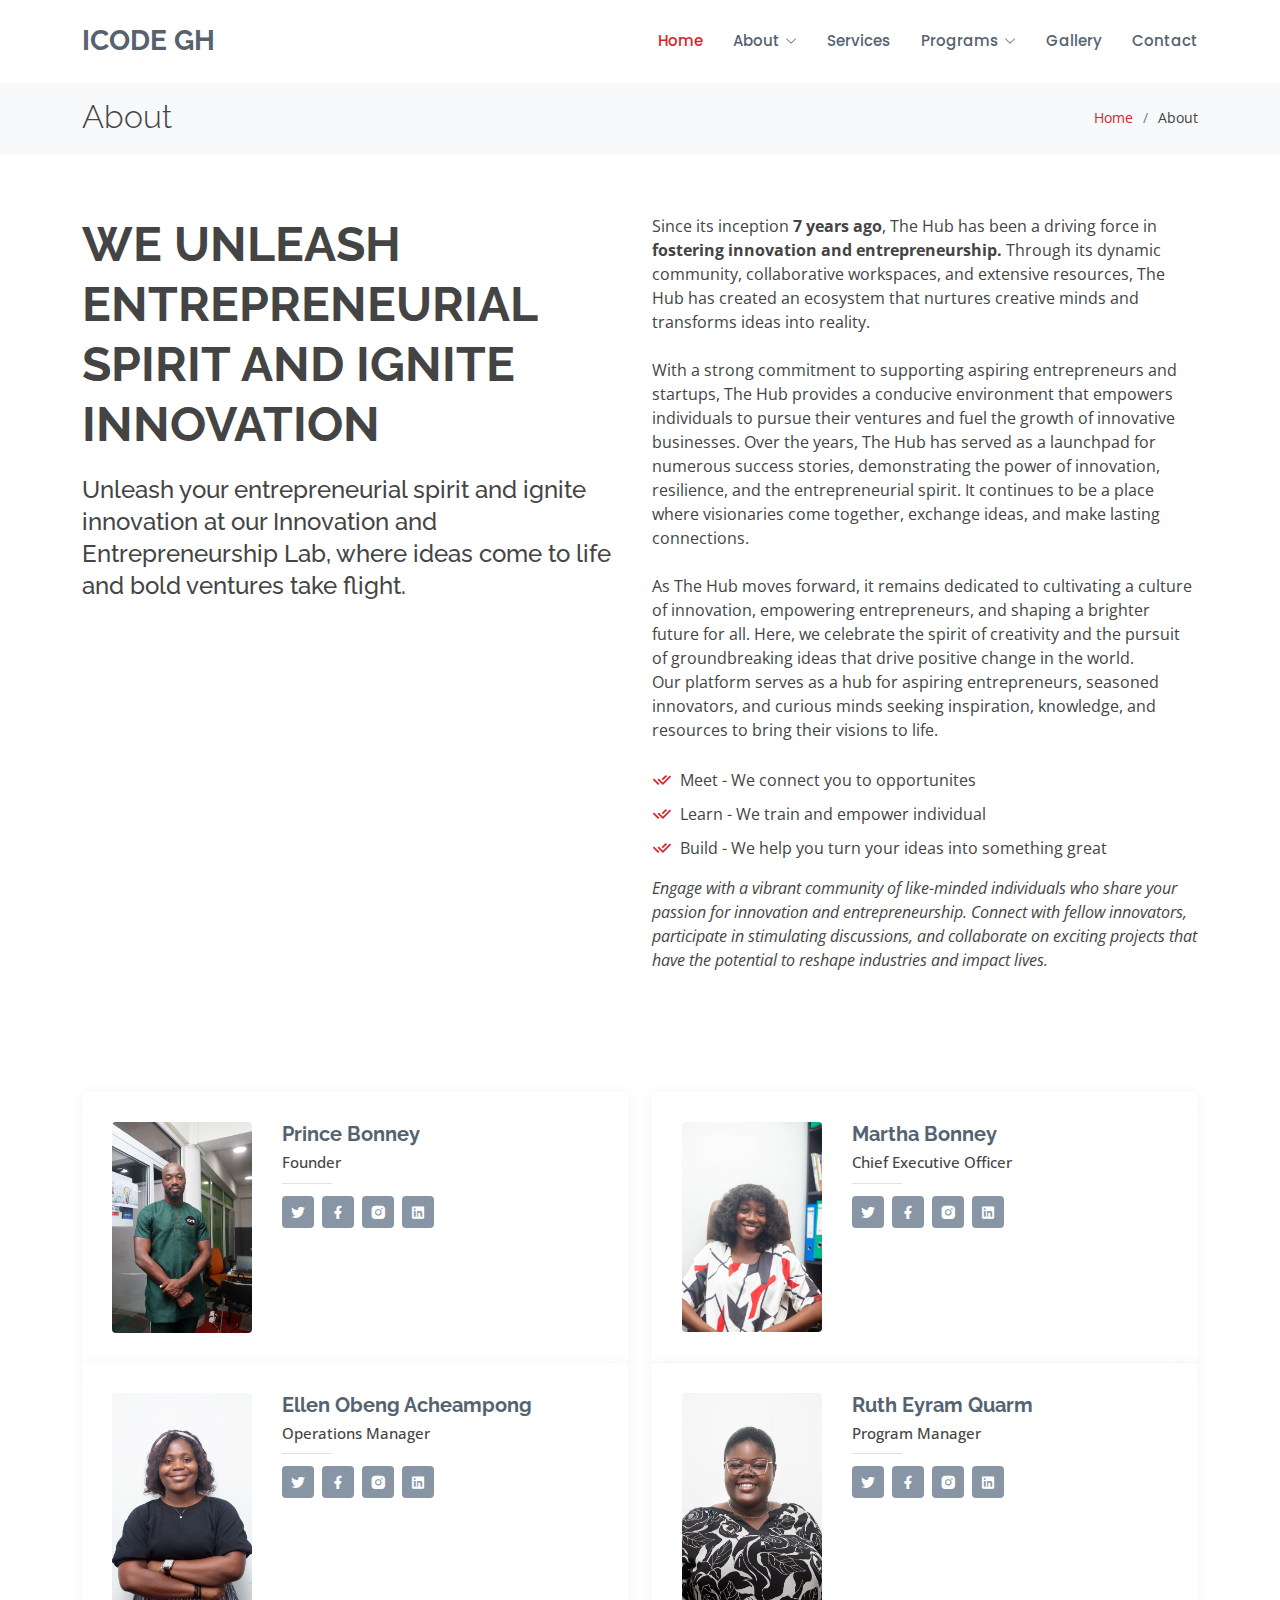
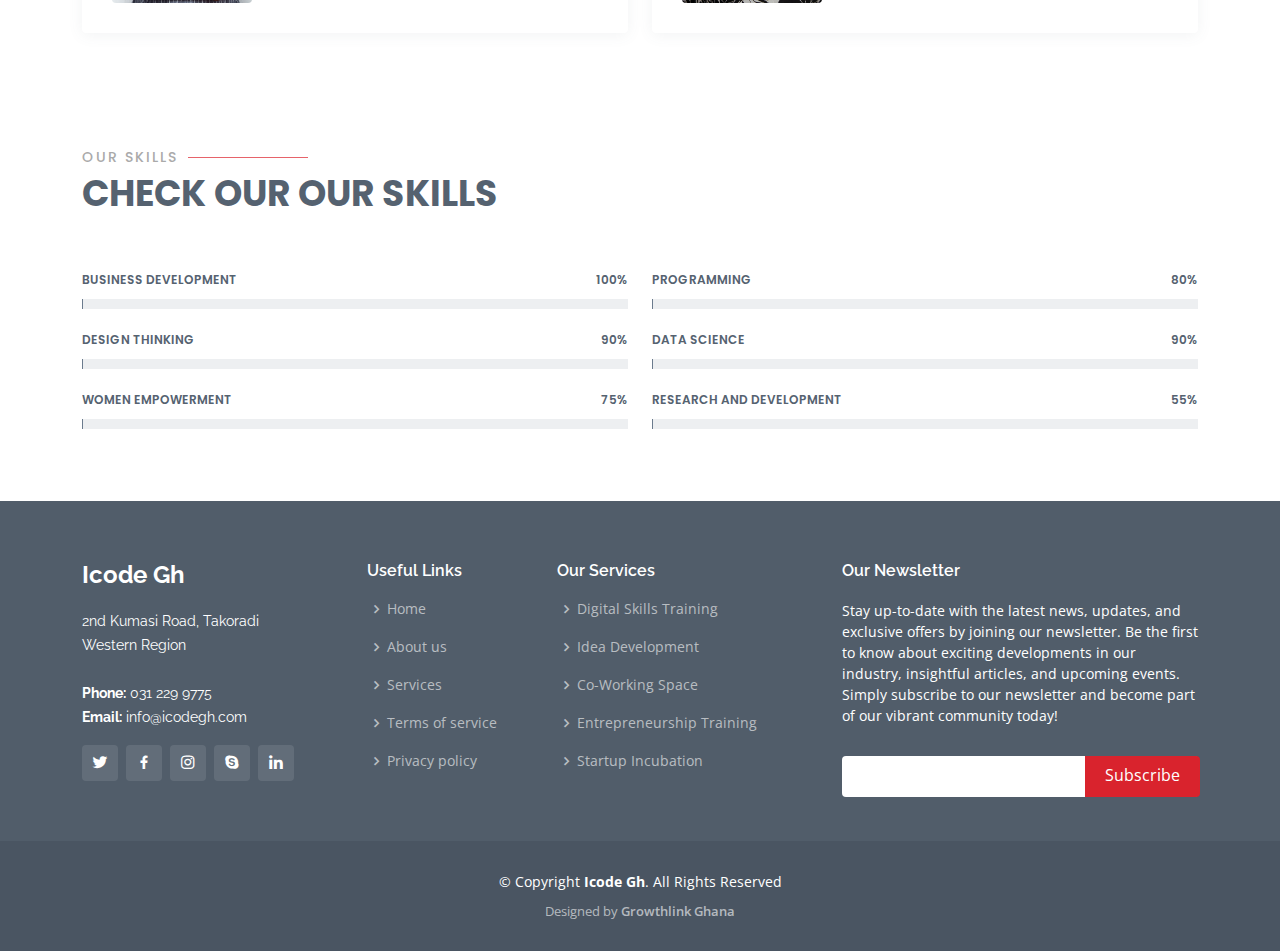
<file: about.html>
<!DOCTYPE html>
<html lang="en">

<head>
  <meta charset="utf-8">
  <meta content="width=device-width, initial-scale=1.0" name="viewport">

  <title>About Icode</title>
  <meta content="" name="description">
  <meta content="" name="keywords">

  <!-- Favicons -->
  <link href="assets/img/icode_img/Icode-removebg-preview.jpg" rel="icon">
  <link href="assets/img/icode_img/Icode-removebg-preview.jpg" rel="apple-touch-icon">

  <!-- Google Fonts -->
  <link href="https://fonts.googleapis.com/css?family=Open+Sans:300,300i,400,400i,600,600i,700,700i|Raleway:300,300i,400,400i,500,500i,600,600i,700,700i|Poppins:300,300i,400,400i,500,500i,600,600i,700,700i" rel="stylesheet">

  <!-- Vendor CSS Files -->
  <link href="assets/vendor/animate.css/animate.min.css" rel="stylesheet">
  <link href="assets/vendor/bootstrap/css/bootstrap.min.css" rel="stylesheet">
  <link href="assets/vendor/bootstrap-icons/bootstrap-icons.css" rel="stylesheet">
  <link href="assets/vendor/boxicons/css/boxicons.min.css" rel="stylesheet">
  <link href="assets/vendor/glightbox/css/glightbox.min.css" rel="stylesheet">
  <link href="assets/vendor/remixicon/remixicon.css" rel="stylesheet">
  <link href="assets/vendor/swiper/swiper-bundle.min.css" rel="stylesheet">

  <!--Main CSS File -->
  <link href="assets/css/style.css" rel="stylesheet">

</head>

<body>

  <!-- ======= Header ======= -->
  <header id="header" class="fixed-top d-flex align-items-center">
    <div class="container d-flex align-items-center">

      <h1 class="logo me-auto"><a href="index.html">Icode Gh</a></h1>
      
      <!--<a href="index.html" class="logo me-auto"><img src="assets/img/icode_img/Icode-removebg-preview.jp" alt="" class="img-fluid"></a>-->
      <nav id="navbar" class="navbar">
        <ul>
          <li><a href="index.html" class="active">Home</a></li>

          <li class="dropdown"><a href="#"><span>About</span> <i class="bi bi-chevron-down"></i></a>
            <ul>
              <li><a href="about.html">About</a></li>
              <li><a href="team.html">Team</a></li>
              <li><a href="testimonials.html">Testimonials</a></li>
            </ul>
          </li>
          <li><a href="services.html">Services</a></li>
          <!--<li><a href="portfolio.html">Portfolio</a></li>-->
          <li class="dropdown"><a href="#"><span>Programs</span> <i class="bi bi-chevron-down"></i></a>
            <ul>
              <li><a href="internalprog.html">Internal</a></li>
              <li><a href="#">External</a></li>
              
            </ul>
          <li><a href="gallery.html">Gallery</a></li>

          <li><a href="contact.html">Contact</a></li>
          <!--<li><a href="index.html" class="getstarted">Get Started</a></li>-->
        </ul>
        <i class="bi bi-list mobile-nav-toggle"></i>
      </nav><!-- .navbar -->
    </div>
  </header><!-- End Header -->
  <main id="main">

    <!-- ======= Breadcrumbs ======= -->
    <section id="breadcrumbs" class="breadcrumbs">
      <div class="container">

        <div class="d-flex justify-content-between align-items-center">
          <h2>About</h2>
          <ol>
            <li><a href="index.html">Home</a></li>
            <li>About</li>
          </ol>
        </div>

      </div>
    </section><!-- End Breadcrumbs -->

    <!-- ======= About Section ======= -->
    <section id="about" class="about">
      <div class="container">

        <div class="row content">
          <div class="col-lg-6">
            <h2>We unleash entrepreneurial spirit and ignite innovation</h2>
            <h3>Unleash your entrepreneurial spirit and ignite innovation at our Innovation and Entrepreneurship Lab, where ideas come to life and bold ventures take flight.</h3>
          </div>
          <div class="col-lg-6 pt-4 pt-lg-0">
            <p>
              Since its inception <strong>7 years ago</strong>, The Hub has been a driving force in <strong>fostering innovation and entrepreneurship.</strong> 
              Through its dynamic community, collaborative workspaces, and extensive resources, The Hub has created an ecosystem that nurtures creative minds and transforms ideas into reality.
            <br><br>
With a strong commitment to supporting aspiring entrepreneurs and startups, The Hub provides a conducive environment that empowers individuals to pursue their ventures and fuel the growth of innovative businesses.

Over the years, The Hub has served as a launchpad for numerous success stories, demonstrating the power of innovation, resilience, and the entrepreneurial spirit. It continues to be a place where visionaries come together, exchange ideas, and make lasting connections.
<br>
<br>

As The Hub moves forward, it remains dedicated to cultivating a culture of innovation, empowering entrepreneurs, and shaping a brighter future for all.
              Here, we celebrate the spirit of creativity and the pursuit of groundbreaking ideas that drive positive change in the world. 
              <br>
              Our platform serves as a hub for aspiring entrepreneurs, seasoned innovators, and curious minds seeking inspiration, knowledge, and resources to bring their visions to life.
            </p>
            <ul>
              <li><i class="ri-check-double-line"></i> Meet - We connect you to opportunites</li>
              <li><i class="ri-check-double-line"></i> Learn - We train and empower individual</li>
              <li><i class="ri-check-double-line"></i> Build - We help you turn your ideas into something great</li>
            </ul>
            <p class="fst-italic">
              Engage with a vibrant community of like-minded individuals who share your passion for innovation and entrepreneurship. Connect with fellow innovators, participate in stimulating discussions, and collaborate on exciting projects that have the potential to reshape industries and impact lives.
            </p>
          </div>
        </div>

      </div>
    </section><!-- End About Section -->


    <!-- ======= Team Section ======= -->
    <section id="team" class="team ">
      <div class="container">

        <div class="row">


          <div class="col-lg-6">
            <div class="member d-flex align-items-start">
              <div class="pic"><img src="assets/img/icode_img/Founder.jpeg" class="img-fluid" alt=""></div>
              <div class="member-info">
                <h4>Prince Bonney</h4>
                <span>Founder</span>
                <p></p>
                <div class="social">
                  <a href=""><i class="ri-twitter-fill"></i></a>
                  <a href=""><i class="ri-facebook-fill"></i></a>
                  <a href=""><i class="ri-instagram-fill"></i></a>
                  <a href=""> <i class="ri-linkedin-box-fill"></i> </a>
                </div>
              </div>
            </div>
          </div>

          <div class="col-lg-6">
            <div class="member d-flex align-items-start">
              <div class="pic"><img src="assets/img/icode_img/CEO.jpg" class="img-fluid" alt=""></div>
              <div class="member-info">
                <h4>Martha Bonney</h4>
                <span>Chief Executive Officer</span>
                <p></p>
                <div class="social">
                  <a href=""><i class="ri-twitter-fill"></i></a>
                  <a href=""><i class="ri-facebook-fill"></i></a>
                  <a href=""><i class="ri-instagram-fill"></i></a>
                  <a href=""> <i class="ri-linkedin-box-fill"></i> </a>
                </div>
              </div>
            </div>
          </div>

          <div class="col-lg-6">
            <div class="member d-flex align-items-start">
              <div class="pic"><img src="assets/img/team1/ellen.jpeg" class="img-fluid" alt=""></div>
              <div class="member-info">
                <h4>Ellen Obeng Acheampong</h4>
                <span>Operations Manager</span>
                <p></p>
                <div class="social">
                  <a href=""><i class="ri-twitter-fill"></i></a>
                  <a href=""><i class="ri-facebook-fill"></i></a>
                  <a href=""><i class="ri-instagram-fill"></i></a>
                  <a href=""> <i class="ri-linkedin-box-fill"></i> </a>
                </div>
              </div>
            </div>
          </div>

          <div class="col-lg-6 mt-4 mt-lg-0">
            <div class="member d-flex align-items-start">
              <div class="pic"><img src="assets/img/team1/eyram.jpeg" class="img-fluid" alt=""></div>
              <div class="member-info">
                <h4>Ruth Eyram Quarm</h4>
                <span>Program Manager</span>
                <p></p>
                <div class="social">
                  <a href=""><i class="ri-twitter-fill"></i></a>
                  <a href=""><i class="ri-facebook-fill"></i></a>
                  <a href=""><i class="ri-instagram-fill"></i></a>
                  <a href=""> <i class="ri-linkedin-box-fill"></i> </a>
                </div>
              </div>
            </div>
          </div>
          

        </div>

      </div>
    </section><!-- End Team Section -->
    <!-- ======= Our Skills Section ======= -->
    <section id="skills" class="skills">
      <div class="container">

        <div class="section-title">
          <h2>Our Skills</h2>
          <p>Check our Our Skills</p>
        </div>

        <div class="row skills-content">

          <div class="col-lg-6">

            <div class="progress">
              <span class="skill">Business Development<i class="val">100%</i></span>
              <div class="progress-bar-wrap">
                <div class="progress-bar" role="progressbar" aria-valuenow="100" aria-valuemin="0" aria-valuemax="100"></div>
              </div>
            </div>

            <div class="progress">
              <span class="skill">Design Thinking<i class="val">90%</i></span>
              <div class="progress-bar-wrap">
                <div class="progress-bar" role="progressbar" aria-valuenow="90" aria-valuemin="0" aria-valuemax="100"></div>
              </div>
            </div>

            <div class="progress">
              <span class="skill">Women Empowerment <i class="val">75%</i></span>
              <div class="progress-bar-wrap">
                <div class="progress-bar" role="progressbar" aria-valuenow="75" aria-valuemin="0" aria-valuemax="100"></div>
              </div>
            </div>

          </div>

          <div class="col-lg-6">

            <div class="progress">
              <span class="skill">Programming<i class="val">80%</i></span>
              <div class="progress-bar-wrap">
                <div class="progress-bar" role="progressbar" aria-valuenow="80" aria-valuemin="0" aria-valuemax="100"></div>
              </div>
            </div>

            <div class="progress">
              <span class="skill">Data Science<i class="val">90%</i></span>
              <div class="progress-bar-wrap">
                <div class="progress-bar" role="progressbar" aria-valuenow="90" aria-valuemin="0" aria-valuemax="100"></div>
              </div>
            </div>

            <div class="progress">
              <span class="skill">Research and Development<i class="val">55%</i></span>
              <div class="progress-bar-wrap">
                <div class="progress-bar" role="progressbar" aria-valuenow="55" aria-valuemin="0" aria-valuemax="100"></div>
              </div>
            </div>

          </div>

        </div>

      </div>
    </section><!-- End Our Skills Section -->

  </main><!-- End #main -->

  <!-- ======= Footer ======= -->
  <footer id="footer">
    <div class="footer-top">
      <div class="container">
        <div class="row">

          <div class="col-lg-3 col-md-6">
            <div class="footer-info">
              <h3>Icode Gh</h3>
              <p>
                2nd Kumasi Road, Takoradi <br>
                Western Region<br><br>
                <strong>Phone:</strong> 031 229 9775<br>
                <strong>Email:</strong> info@icodegh.com<br>
              </p>
              <div class="social-links mt-3">
                <a href="#" class="twitter"><i class="bx bxl-twitter"></i></a>
                <a href="#" class="facebook"><i class="bx bxl-facebook"></i></a>
                <a href="#" class="instagram"><i class="bx bxl-instagram"></i></a>
                <a href="#" class="google-plus"><i class="bx bxl-skype"></i></a>
                <a href="#" class="linkedin"><i class="bx bxl-linkedin"></i></a>
              </div>
            </div>
          </div>

          <div class="col-lg-2 col-md-6 footer-links">
            <h4>Useful Links</h4>
            <ul>
              <li><i class="bx bx-chevron-right"></i> <a href="#">Home</a></li>
              <li><i class="bx bx-chevron-right"></i> <a href="#">About us</a></li>
              <li><i class="bx bx-chevron-right"></i> <a href="#">Services</a></li>
              <li><i class="bx bx-chevron-right"></i> <a href="#">Terms of service</a></li>
              <li><i class="bx bx-chevron-right"></i> <a href="#">Privacy policy</a></li>
            </ul>
          </div>

          <div class="col-lg-3 col-md-6 footer-links">
            <h4>Our Services</h4>
            <ul>
              <li><i class="bx bx-chevron-right"></i> <a href="#">Digital Skills Training</a></li>
              <li><i class="bx bx-chevron-right"></i> <a href="#">Idea Development</a></li>
              <li><i class="bx bx-chevron-right"></i> <a href="#">Co-Working Space</a></li>
              <li><i class="bx bx-chevron-right"></i> <a href="#">Entrepreneurship Training</a></li>
              <li><i class="bx bx-chevron-right"></i> <a href="#">Startup Incubation</a></li>
            </ul>
          </div>

          <div class="col-lg-4 col-md-6 footer-newsletter">
            <h4>Our Newsletter</h4>
            <p>Stay up-to-date with the latest news, updates, and exclusive offers by joining our newsletter. Be the first to know about exciting developments in our industry, insightful articles, and upcoming events. Simply subscribe to our newsletter and become part of our vibrant community today!</p>
            <form action="" method="post">
              <input type="email" name="email"><input type="submit" value="Subscribe">
            </form>

          </div>

        </div>
      </div>
    </div>

    <div class="container">
      <div class="copyright">
        &copy; Copyright <strong><span>Icode Gh</span></strong>. All Rights Reserved
      </div>
      <div class="credits">
        Designed by <a href="www.growthlinkgh.com">Growthlink Ghana</a>
      </div>
    </div>
  </footer><!-- End Footer -->

  <a href="#" class="back-to-top d-flex align-items-center justify-content-center"><i class="bi bi-arrow-up-short"></i></a>

  <!-- Vendor JS Files -->
  <script src="assets/vendor/bootstrap/js/bootstrap.bundle.min.js"></script>
  <script src="assets/vendor/glightbox/js/glightbox.min.js"></script>
  <script src="assets/vendor/isotope-layout/isotope.pkgd.min.js"></script>
  <script src="assets/vendor/swiper/swiper-bundle.min.js"></script>
  <script src="assets/vendor/waypoints/noframework.waypoints.js"></script>
  <script src="assets/vendor/php-email-form/validate.js"></script>

  <!-- Template Main JS File -->
  <script src="assets/js/main.js"></script>

</body>

</html>
</file>
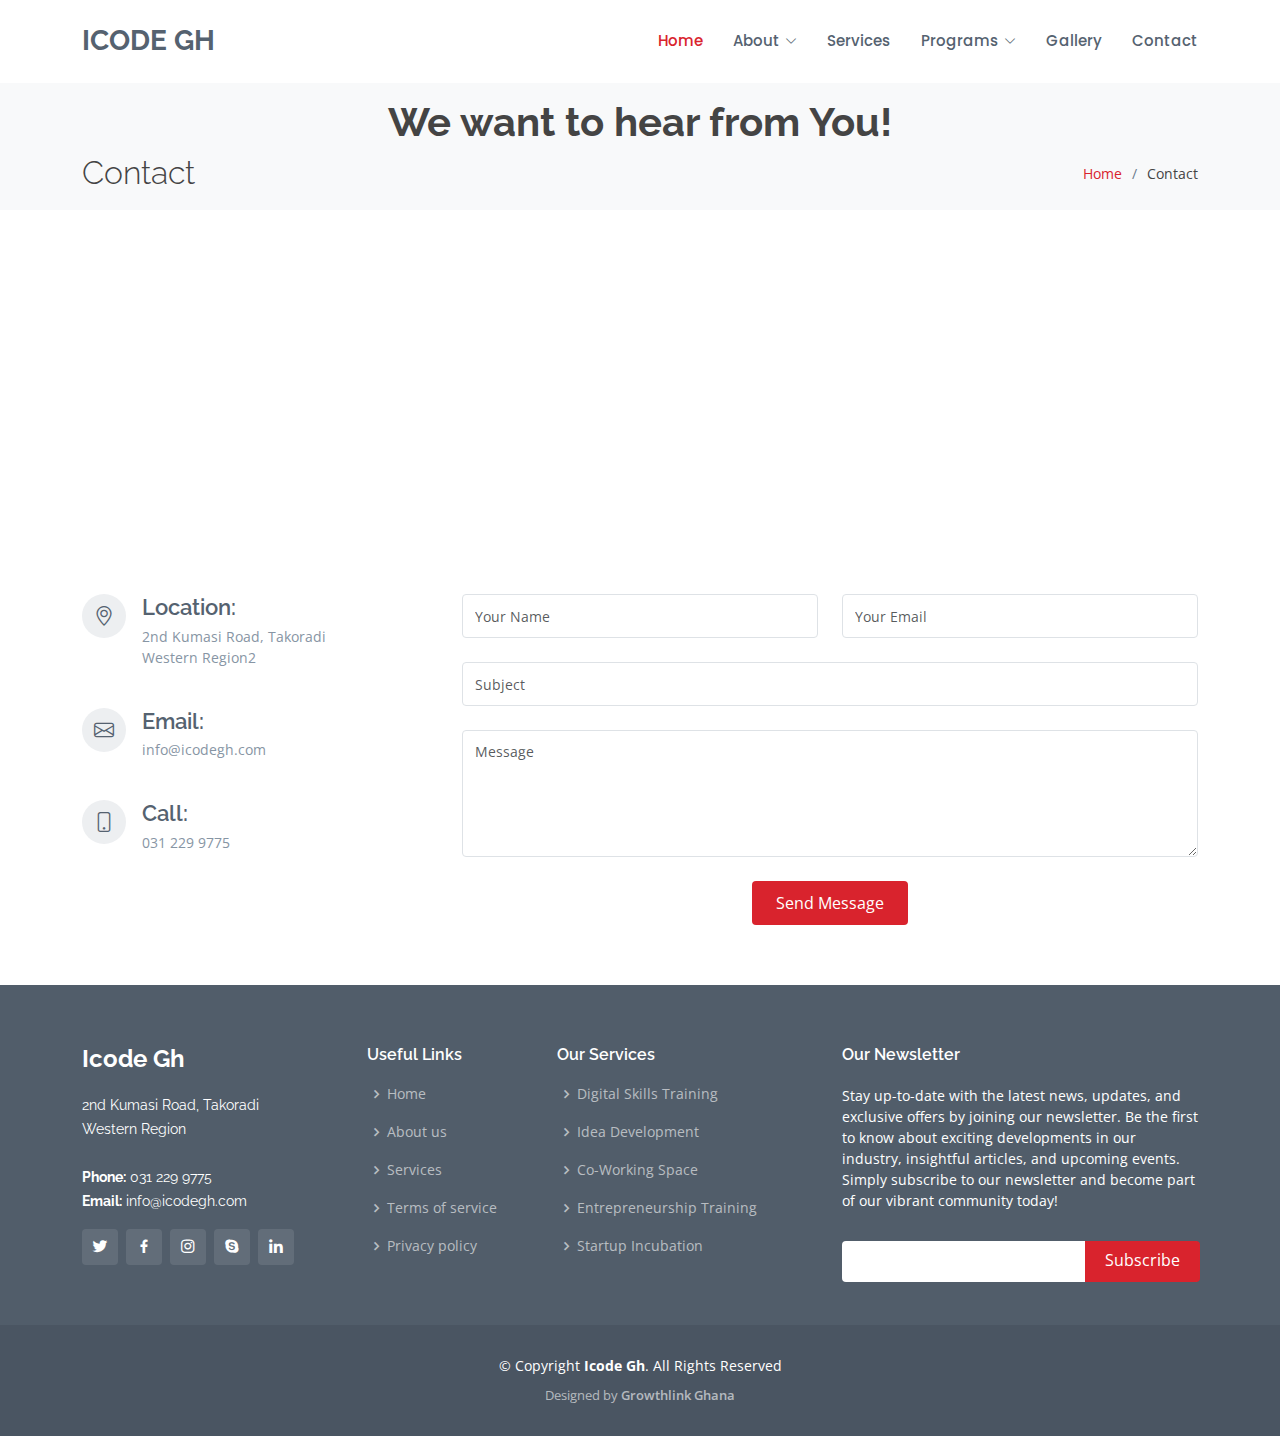
<file: contact.html>
<!DOCTYPE html>
<html lang="en">

<head>
  <meta charset="utf-8">
  <meta content="width=device-width, initial-scale=1.0" name="viewport">

  <title>Icode Gh</title>
  <meta content="" name="description">
  <meta content="" name="keywords">

  <!-- Favicons -->
  <link href="assets/img/icode_img/Icode-removebg-preview.jpg" rel="icon">
  <link href="assets/img/icode_img/Icode-removebg-preview.jpg" rel="apple-touch-icon">

  <!-- Google Fonts -->
  <link href="https://fonts.googleapis.com/css?family=Open+Sans:300,300i,400,400i,600,600i,700,700i|Raleway:300,300i,400,400i,500,500i,600,600i,700,700i|Poppins:300,300i,400,400i,500,500i,600,600i,700,700i" rel="stylesheet">

  <!-- Vendor CSS Files -->
  <link href="assets/vendor/animate.css/animate.min.css" rel="stylesheet">
  <link href="assets/vendor/bootstrap/css/bootstrap.min.css" rel="stylesheet">
  <link href="assets/vendor/bootstrap-icons/bootstrap-icons.css" rel="stylesheet">
  <link href="assets/vendor/boxicons/css/boxicons.min.css" rel="stylesheet">
  <link href="assets/vendor/glightbox/css/glightbox.min.css" rel="stylesheet">
  <link href="assets/vendor/remixicon/remixicon.css" rel="stylesheet">
  <link href="assets/vendor/swiper/swiper-bundle.min.css" rel="stylesheet">

  <!-- Main CSS File -->
  <link href="assets/css/style.css" rel="stylesheet">

 
</head>

<body>

  <!-- ======= Header ======= -->
  <header id="header" class="fixed-top d-flex align-items-center">
    <div class="container d-flex align-items-center">

      <h1 class="logo me-auto"><a href="index.html">Icode Gh</a></h1>
      <!--<a href="index.html" class="logo me-auto"><img src="assets/img/icode_img/Icode-removebg-preview.jpg" alt="" class="img-fluid"></a>-->

      <nav id="navbar" class="navbar">
        <ul>
          <li><a href="index.html" class="active">Home</a></li>

          <li class="dropdown"><a href="#"><span>About</span> <i class="bi bi-chevron-down"></i></a>
            <ul>
              <li><a href="about.html">About</a></li>
              <li><a href="team.html">Team</a></li>
              <li><a href="testimonials.html">Testimonials</a></li>
            </ul>
          </li>
          <li><a href="services.html">Services</a></li>
          <!--<li><a href="portfolio.html">Portfolio</a></li>-->
          <li class="dropdown"><a href="#"><span>Programs</span> <i class="bi bi-chevron-down"></i></a>
            <ul>
              <li><a href="about.html">Internal</a></li>
              <li><a href="team.html">External</a></li>
              
            </ul>
          <li><a href="gallery.html">Gallery</a></li>

          <li><a href="contact.html">Contact</a></li>
          <!--<li><a href="index.html" class="getstarted">Get Started</a></li>-->
        </ul>
        <i class="bi bi-list mobile-nav-toggle"></i>
      </nav><!-- .navbar -->
    </div>
  </header><!-- End Header -->
    </div>
  </header><!-- End Header -->

  <main id="main">

    <!-- ======= Breadcrumbs ======= -->

    <section id="breadcrumbs" class="breadcrumbs">
      <div class="container">

        <div class="container">
          <h1 class="text-center fw-bold">We want to hear from You!</h1>
      </div>

        <div class="d-flex justify-content-between align-items-center">
          <h2>Contact</h2>
          <ol>
            <li><a href="index.html">Home</a></li>
            <li>Contact</li>
          </ol>
        </div>

      </div>
    </section><!-- End Breadcrumbs -->

    <!-- ======= Contact Section ======= -->
    <section id="contact" class="contact">
      <div class="container">

        <div>
          <iframe style="border:0; width: 100%; height: 270px;" src="https://www.google.com/maps/embed?pb=!1m18!1m12!1m3!1d3975.2308424673174!2d-1.7571395258129157!3d4.900987395074875!2m3!1f0!2f0!3f0!3m2!1i1024!2i768!4f13.1!3m3!1m2!1s0xfe779761f956cbd%3A0x228df640313e9104!2sICODE%20Gh!5e0!3m2!1sen!2sgh!4v1688474056695!5m2!1sen!2sgh" frameborder="0" allowfullscreen></iframe>
        </div>

        <div class="row mt-5">

          <div class="col-lg-4">
            <div class="info">
              <div class="address">
                <i class="bi bi-geo-alt"></i>
                <h4>Location:</h4>
                <p>2nd Kumasi Road, Takoradi <br>
                  Western Region2</p>
              </div>

              <div class="email">
                <i class="bi bi-envelope"></i>
                <h4>Email:</h4>
                <p>info@icodegh.com</p>
              </div>

              <div class="phone">
                <i class="bi bi-phone"></i>
                <h4>Call:</h4>
                <p>031 229 9775</p>
              </div>

            </div>

          </div>

          <div class="col-lg-8 mt-5 mt-lg-0">

            <form action="forms/contact.php" method="post" role="form" class="php-email-form">
              <div class="row">
                <div class="col-md-6 form-group">
                  <input type="text" name="name" class="form-control" id="name" placeholder="Your Name" required>
                </div>
                <div class="col-md-6 form-group mt-3 mt-md-0">
                  <input type="email" class="form-control" name="email" id="email" placeholder="Your Email" required>
                </div>
              </div>
              <div class="form-group mt-3">
                <input type="text" class="form-control" name="subject" id="subject" placeholder="Subject" required>
              </div>
              <div class="form-group mt-3">
                <textarea class="form-control" name="message" rows="5" placeholder="Message" required></textarea>
              </div>
              <div class="my-3">
                <div class="loading">Loading</div>
                <div class="error-message"></div>
                <div class="sent-message">Your message has been sent. Thank you!</div>
              </div>
              <div class="text-center"><button type="submit">Send Message</button></div>
            </form>

          </div>

        </div>

      </div>
    </section><!-- End Contact Section -->

  </main><!-- End #main -->

  <!-- ======= Footer ======= -->
  <footer id="footer">
    <div class="footer-top">
      <div class="container">
        <div class="row">

          <div class="col-lg-3 col-md-6">
            <div class="footer-info">
              <h3>Icode Gh</h3>
              <p>
                2nd Kumasi Road, Takoradi <br>
                Western Region<br><br>
                <strong>Phone:</strong> 031 229 9775<br>
                <strong>Email:</strong> info@icodegh.com<br>
              </p>
              <div class="social-links mt-3">
                <a href="#" class="twitter"><i class="bx bxl-twitter"></i></a>
                <a href="#" class="facebook"><i class="bx bxl-facebook"></i></a>
                <a href="#" class="instagram"><i class="bx bxl-instagram"></i></a>
                <a href="#" class="google-plus"><i class="bx bxl-skype"></i></a>
                <a href="#" class="linkedin"><i class="bx bxl-linkedin"></i></a>
              </div>
            </div>
          </div>

          <div class="col-lg-2 col-md-6 footer-links">
            <h4>Useful Links</h4>
            <ul>
              <li><i class="bx bx-chevron-right"></i> <a href="#">Home</a></li>
              <li><i class="bx bx-chevron-right"></i> <a href="#">About us</a></li>
              <li><i class="bx bx-chevron-right"></i> <a href="#">Services</a></li>
              <li><i class="bx bx-chevron-right"></i> <a href="#">Terms of service</a></li>
              <li><i class="bx bx-chevron-right"></i> <a href="#">Privacy policy</a></li>
            </ul>
          </div>

          <div class="col-lg-3 col-md-6 footer-links">
            <h4>Our Services</h4>
            <ul>
              <li><i class="bx bx-chevron-right"></i> <a href="#">Digital Skills Training</a></li>
              <li><i class="bx bx-chevron-right"></i> <a href="#">Idea Development</a></li>
              <li><i class="bx bx-chevron-right"></i> <a href="#">Co-Working Space</a></li>
              <li><i class="bx bx-chevron-right"></i> <a href="#">Entrepreneurship Training</a></li>
              <li><i class="bx bx-chevron-right"></i> <a href="#">Startup Incubation</a></li>
            </ul>
          </div>

          <div class="col-lg-4 col-md-6 footer-newsletter">
            <h4>Our Newsletter</h4>
            <p>Stay up-to-date with the latest news, updates, and exclusive offers by joining our newsletter. Be the first to know about exciting developments in our industry, insightful articles, and upcoming events. Simply subscribe to our newsletter and become part of our vibrant community today!</p>
            <form action="" method="post">
              <input type="email" name="email"><input type="submit" value="Subscribe">
            </form>

          </div>

        </div>
      </div>
    </div>

    <div class="container">
      <div class="copyright">
        &copy; Copyright <strong><span>Icode Gh</span></strong>. All Rights Reserved
      </div>
      <div class="credits">
        Designed by <a href="https://bootstrapmade.com/">Growthlink Ghana</a>
      </div>
    </div>
  </footer><!-- End Footer -->


  <a href="#" class="back-to-top d-flex align-items-center justify-content-center"><i class="bi bi-arrow-up-short"></i></a>

  <!-- Vendor JS Files -->
  <script src="assets/vendor/bootstrap/js/bootstrap.bundle.min.js"></script>
  <script src="assets/vendor/glightbox/js/glightbox.min.js"></script>
  <script src="assets/vendor/isotope-layout/isotope.pkgd.min.js"></script>
  <script src="assets/vendor/swiper/swiper-bundle.min.js"></script>
  <script src="assets/vendor/waypoints/noframework.waypoints.js"></script>
  <script src="assets/vendor/php-email-form/validate.js"></script>

  <!-- Template Main JS File -->
  <script src="assets/js/main.js"></script>

</body>

</html>
</file>
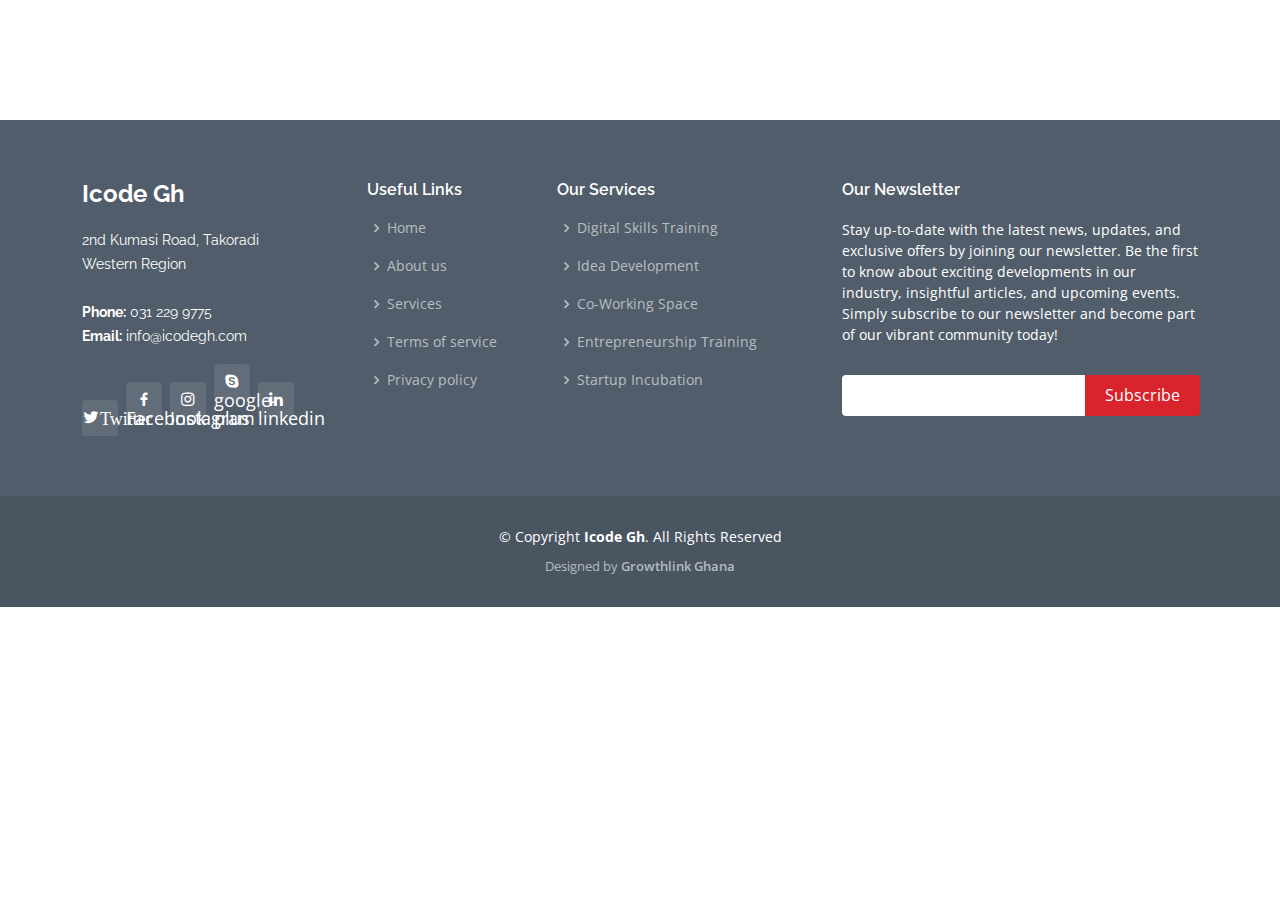
<file: event.gallery.html>
<!DOCTYPE html>
<html lang="en">

<head>
  <meta charset="utf-8">
  <meta content="width=device-width, initial-scale=1.0" name="viewport">

  <title>Icode Gh</title>
  <meta content="Icode Ghana" name="description">
  <meta content="innovation hub" name="keywords">

  <!-- Favicons -->
  <link href="assets/img/icode_img/Icode-removebg-preview.jpg" rel="icon">
  <link href="assets/img/icode_img/Icode-removebg-preview.jpg" rel="apple-touch-icon">

  <!-- Google Fonts -->
  <link href="https://fonts.googleapis.com/css?family=Open+Sans:300,300i,400,400i,600,600i,700,700i|Raleway:300,300i,400,400i,500,500i,600,600i,700,700i|Poppins:300,300i,400,400i,500,500i,600,600i,700,700i" rel="stylesheet">

  <!-- Vendor CSS Files -->
  <link href="assets/vendor/animate.css/animate.min.css" rel="stylesheet">
  <link href="assets/vendor/bootstrap/css/bootstrap.min.css" rel="stylesheet">
  <link href="assets/vendor/bootstrap-icons/bootstrap-icons.css" rel="stylesheet">
  <link href="assets/vendor/boxicons/css/boxicons.min.css" rel="stylesheet">
  <link href="assets/vendor/glightbox/css/glightbox.min.css" rel="stylesheet">
  <link href="assets/vendor/remixicon/remixicon.css" rel="stylesheet">
  <link href="assets/vendor/swiper/swiper-bundle.min.css" rel="stylesheet">

  <!--Main CSS File -->
  <link href="assets/css/style.css" rel="stylesheet">

 
</head>
<body>
    <section></section>
    
</body>

<!-- ======= Footer ======= -->
<footer id="footer">
    <div class="footer-top">
      <div class="container">
        <div class="row">

          <div class="col-lg-3 col-md-6">
            <div class="footer-info">
              <h3>Icode Gh</h3>
              <p>
                2nd Kumasi Road, Takoradi <br>
                Western Region<br><br>
                <strong>Phone:</strong> 031 229 9775<br>
                <strong>Email:</strong> info@icodegh.com<br>
              </p>
              <div class="social-links mt-3">
                <a href="#" class="twitter"><i class="bx bxl-twitter">Twitter</i></a>
                <a href="#" class="facebook"><i class="bx bxl-facebook"></i>Facebook</a>
                <a href="#" class="instagram"><i class="bx bxl-instagram"></i>Instagram</a>
                <a href="#" class="google-plus"><i class="bx bxl-skype"></i>google-plus</a>
                <a href="#" class="linkedin"><i class="bx bxl-linkedin"></i>linkedin</a>
              </div>
            </div>
          </div>

          <div class="col-lg-2 col-md-6 footer-links">
            <h4>Useful Links</h4>
            <ul>
              <li><i class="bx bx-chevron-right"></i> <a href="#">Home</a></li>
              <li><i class="bx bx-chevron-right"></i> <a href="#">About us</a></li>
              <li><i class="bx bx-chevron-right"></i> <a href="#">Services</a></li>
              <li><i class="bx bx-chevron-right"></i> <a href="#">Terms of service</a></li>
              <li><i class="bx bx-chevron-right"></i> <a href="#">Privacy policy</a></li>
            </ul>
          </div>

          <div class="col-lg-3 col-md-6 footer-links">
            <h4>Our Services</h4>
            <ul>
              <li><i class="bx bx-chevron-right"></i> <a href="#">Digital Skills Training</a></li>
              <li><i class="bx bx-chevron-right"></i> <a href="#">Idea Development</a></li>
              <li><i class="bx bx-chevron-right"></i> <a href="#">Co-Working Space</a></li>
              <li><i class="bx bx-chevron-right"></i> <a href="#">Entrepreneurship Training</a></li>
              <li><i class="bx bx-chevron-right"></i> <a href="#">Startup Incubation</a></li>
            </ul>
          </div>

          <div class="col-lg-4 col-md-6 footer-newsletter">
            <h4>Our Newsletter</h4>
            <p>Stay up-to-date with the latest news, updates, and exclusive offers by joining our newsletter. Be the first to know about exciting developments in our industry, insightful articles, and upcoming events. Simply subscribe to our newsletter and become part of our vibrant community today!</p>
            <form action="" method="post">
              <input type="email" name="email"><input type="submit" value="Subscribe">
            </form>

          </div>

        </div>
      </div>
    </div>

    <div class="container">
      <div class="copyright">
        &copy; Copyright <strong><span>Icode Gh</span></strong>. All Rights Reserved
      </div>
      <div class="credits">
        Designed by <a href="https://bootstrapmade.com/">Growthlink Ghana</a>
      </div>
    </div>
  </footer><!-- End Footer -->

  <a href="#" class="back-to-top d-flex align-items-center justify-content-center"><i class="bi bi-arrow-up-short"></i>.</a>

  <!-- Vendor JS Files -->
  <script src="assets/vendor/bootstrap/js/bootstrap.bundle.min.js"></script>
  <script src="assets/vendor/glightbox/js/glightbox.min.js"></script>
  <script src="assets/vendor/isotope-layout/isotope.pkgd.min.js"></script>
  <script src="assets/vendor/swiper/swiper-bundle.min.js"></script>
  <script src="assets/vendor/waypoints/noframework.waypoints.js"></script>
  <script src="assets/vendor/php-email-form/validate.js"></script>

  <!-- Template Main JS File -->
  <script src="assets/js/main.js"></script>

</body>

</html>
</file>
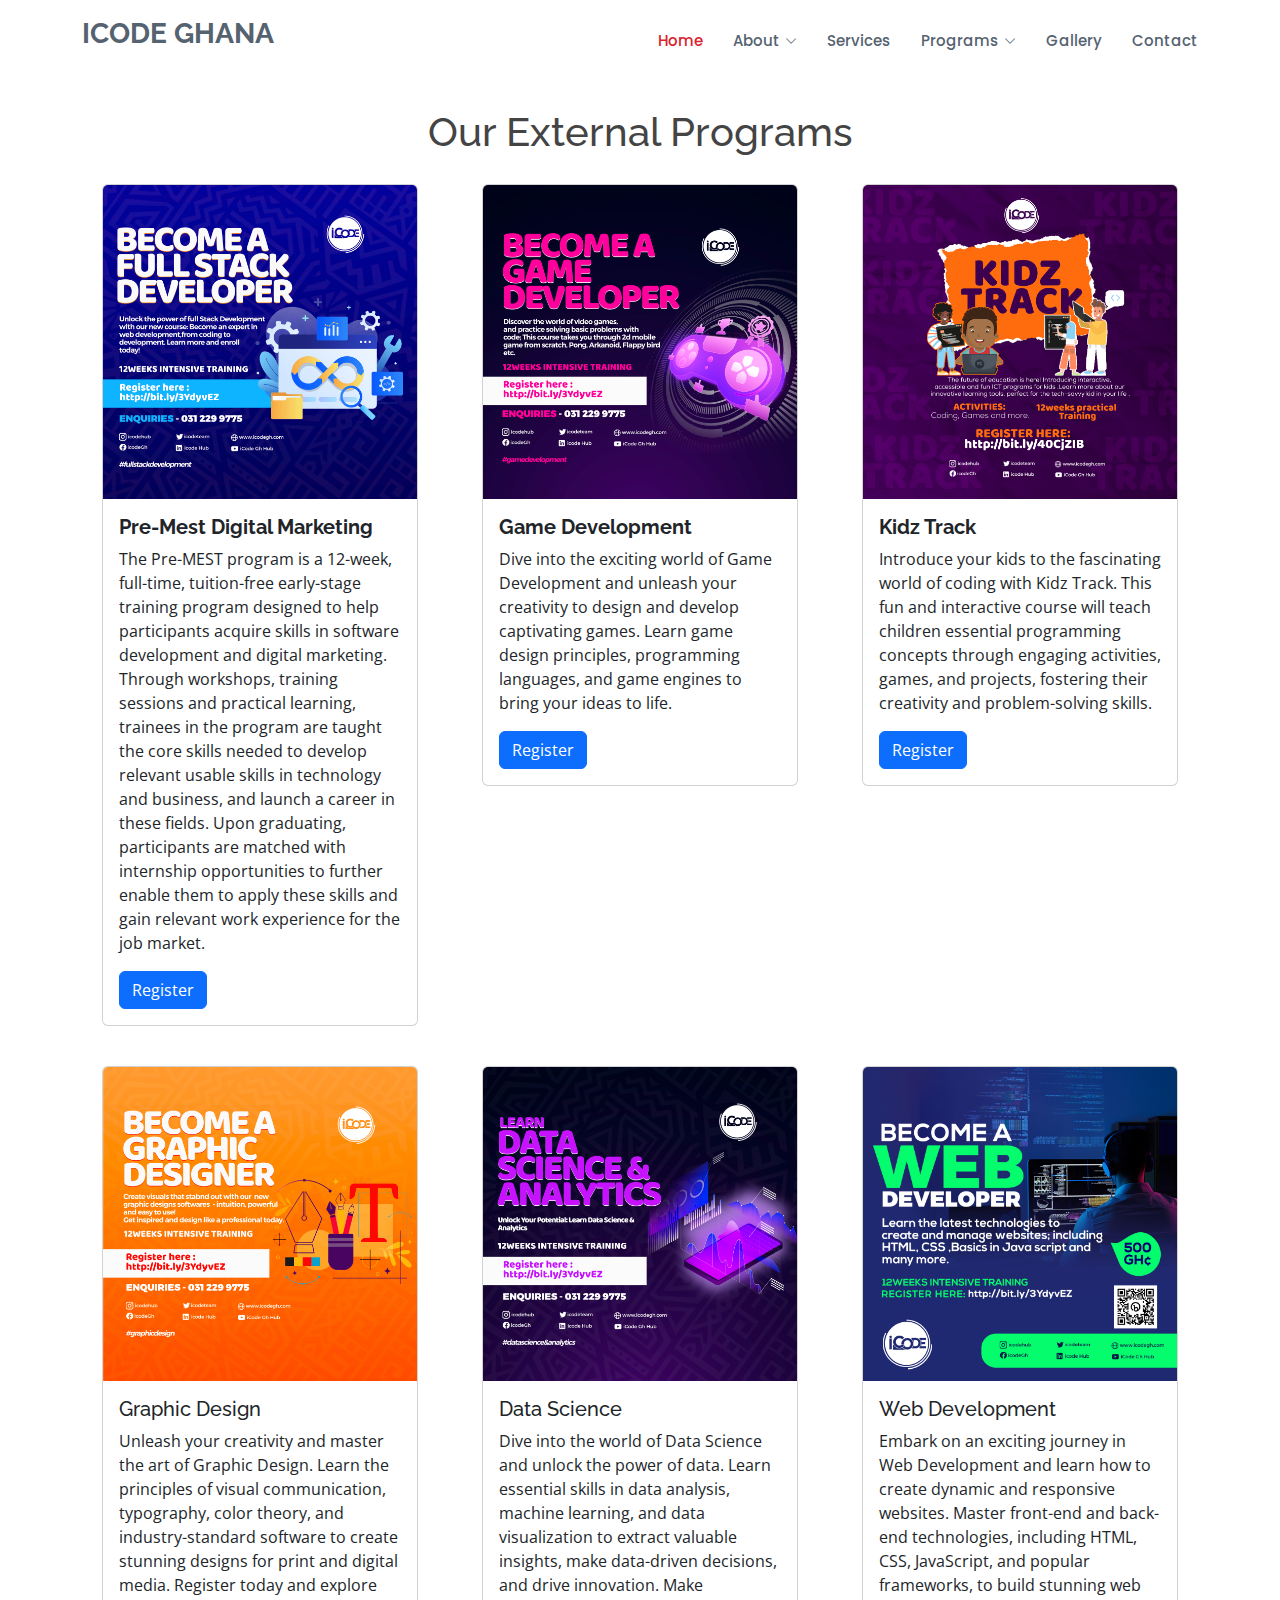
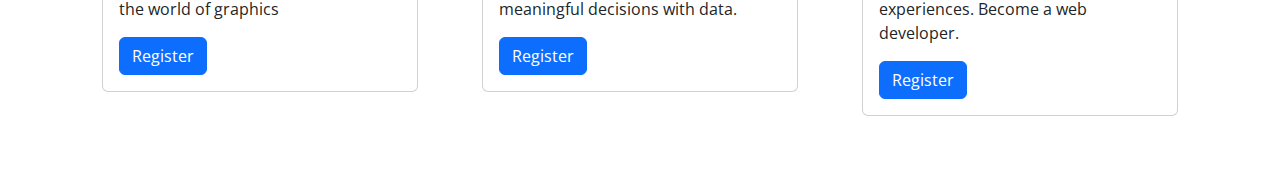
<file: extprog.html>
<!DOCTYPE html>
<html lang="en">

<head>
  <meta charset="utf-8">
  <meta content="width=device-width, initial-scale=1.0" name="viewport">

  <title>Icode Gh</title>
  <meta content="Icode Ghana" name="description">
  <meta content="innovation hub" name="keywords">

  <!-- Favicons -->
  <link href="assets/img/icode_img/Icode-removebg-preview.jpg" rel="icon">
  <link href="assets/img/icode_img/Icode-removebg-preview.jpg" rel="apple-touch-icon">

  <!-- Google Fonts -->
  <link href="https://fonts.googleapis.com/css?family=Open+Sans:300,300i,400,400i,600,600i,700,700i|Raleway:300,300i,400,400i,500,500i,600,600i,700,700i|Poppins:300,300i,400,400i,500,500i,600,600i,700,700i" rel="stylesheet">

  <!-- Vendor CSS Files -->
  <link href="assets/vendor/animate.css/animate.min.css" rel="stylesheet">
  <link href="assets/vendor/bootstrap/css/bootstrap.min.css" rel="stylesheet">
  <link href="assets/vendor/bootstrap-icons/bootstrap-icons.css" rel="stylesheet">
  <link href="assets/vendor/boxicons/css/boxicons.min.css" rel="stylesheet">
  <link href="assets/vendor/glightbox/css/glightbox.min.css" rel="stylesheet">
  <link href="assets/vendor/remixicon/remixicon.css" rel="stylesheet">
  <link href="assets/vendor/swiper/swiper-bundle.min.css" rel="stylesheet">

  <!--Main CSS File -->
  <link href="assets/css/style.css" rel="stylesheet">

 
</head>
<body>

    <!-- ======= Header ======= -->
  <header id="header" class="fixed-top d-flex align-items-left">
    <div class="container d-flex align-items-left">

      <h1 class="logo me-auto"><a href="index.html">Icode Ghana</a></h1>
      
      <!--<a href="index.html" class="logo me-auto justify-content-lg-start"><img src="assets/img/icode_img/Icode-removebg-preview-removebg-preview.png" alt="" class="img-fluid"></a>-->

      <nav id="navbar" class="navbar">
        <ul>
          <li><a href="index.html" class="active">Home</a></li>

          <li class="dropdown"><a href="#"><span>About</span> <i class="bi bi-chevron-down"></i></a>
            <ul>
              <li><a href="about.html">About</a></li>
              <li><a href="team.html">Team</a></li>
              <li><a href="testimonials.html">Testimonials</a></li>
            </ul>
          </li>
          <li><a href="services.html">Services</a></li>
          <!--<li><a href="portfolio.html">Portfolio</a></li>-->
          <li class="dropdown"><a href="#"><span>Programs</span> <i class="bi bi-chevron-down"></i></a>
            <ul>
              <li><a href="internalprog.html">Internal</a></li>
              <li><a href="#">External</a></li>
              
            </ul>
          <li><a href="gallery.html">Gallery</a></li>

          <li><a href="contact.html">Contact</a></li>
          <!--<li><a href="index.html" class="getstarted">Get Started</a></li>-->
        </ul>
        <i class="bi bi-list mobile-nav-toggle"></i>
      </nav><!-- .navbar -->

    </div>
  </header><!-- End Header -->
  <br>
  <br>

   <section>
    <div class="container">
        <h1 class="internal">Our External Programs</h1>
        <div class="row">
            <div class="col-md-4">
                <div class="card">
                    <img src="assets/img/programs/_full-stack.jpg" class="card-img-top" alt="Program 1">
                    <div class="card-body">
                        <h5 class="card-title"><strong>Pre-Mest Digital Marketing</strong></h5>
                        <p class="card-text">​​The Pre-MEST program is a 12-week, full-time, tuition-free early-stage training program designed to help participants acquire skills in software development and digital marketing. 

                            Through workshops, training sessions and practical learning, trainees in the program are taught the core skills needed to develop relevant usable skills in technology and business, and launch a career in these fields. Upon graduating, participants are matched with internship opportunities to further enable them to apply these skills and gain relevant work experience for the job market.</p>
                        <a href="registration.html" class="btn btn-primary">Register</a>
                    </div>
                </div>
            </div>
            <div class="col-md-4">
                <div class="card">
                    <img src="assets/img/programs/Game-development.jpg" class="card-img-top" alt="Program 2">
                    <div class="card-body">
                        <h5 class="card-title"><strong>Game Development</strong></h5>
                        <p class="card-text">Dive into the exciting world of Game Development and unleash your creativity to design and develop captivating games. Learn game design principles, programming languages, and game engines to bring your ideas to life.</p>
                        <a href="registration.html" class="btn btn-primary">Register</a>
                    </div>
                </div>
            </div>
            <br>
            <div class="col-md-4">
                <div class="card">
                    <img src="assets/img/programs/KIDZ-TRACK-NEW.jpg" class="card-img-top" alt="Program 3">
                    <div class="card-body">
                        <h5 class="card-title"><strong>Kidz Track</strong></h5>
                        <p class="card-text">Introduce your kids to the fascinating world of coding with Kidz Track. This fun and interactive course will teach children essential programming concepts through engaging activities, games, and projects, fostering their creativity and problem-solving skills.</p>
                        <a href="registration.html" class="btn btn-primary">Register</a>
                    </div>
                </div>
            </div>

            <br>
            <br>

            <div class="col-md-4">
                <div class="card">
                    <img src="assets/img/programs/graphics.jpg" class="card-img-top" alt="Program 3">
                    <div class="card-body">
                        <h5 class="card-title">Graphic Design</h5>
                        <p class="card-text">Unleash your creativity and master the art of Graphic Design. Learn the principles of visual communication, typography, color theory, and industry-standard software to create stunning designs for print and digital media. Register today and explore the world of graphics</p>
                        <a href="registration.html" class="btn btn-primary">Register</a>
                    </div>
                </div>
            </div>
            <br>

            <div class="col-md-4">
                <div class="card">
                    <img src="assets/img/programs/data-science-&-analytics.jpg" class="card-img-top" alt="Program 3">
                    <div class="card-body">
                        <h5 class="card-title">Data Science</h5>
                        <p class="card-text">Dive into the world of Data Science and unlock the power of data. Learn essential skills in data analysis, machine learning, and data visualization to extract valuable insights, make data-driven decisions, and drive innovation. Make meaningful decisions with data. </p>
                        <a href="registration.html" class="btn btn-primary">Register</a>
                    </div>
                </div>
            </div>
            <br>

            <div class="col-md-4">
                <div class="card">
                    <img src="assets/img/programs/WEB-DEV-Recovered.jpg" class="card-img-top" alt="Program 3">
                    <div class="card-body">
                        <h5 class="card-title">Web Development</h5>
                        <p class="card-text">Embark on an exciting journey in Web Development and learn how to create dynamic and responsive websites. Master front-end and back-end technologies, including HTML, CSS, JavaScript, and popular frameworks, to build stunning web experiences. Become a web developer.</p>
                        <a href="registration.html" class="btn btn-primary">Register</a>
                    </div>
                </div>
            </div>

            
            <!-- Add more program cards as needed -->
        </div>
    </div>


   </section>
    

    <!-- Include Bootstrap JS (optional) -->
    <script src="https://cdn.jsdelivr.net/npm/bootstrap@5.3.0/dist/js/bootstrap.bundle.min.js"></script>
</body>
</html>
</file>
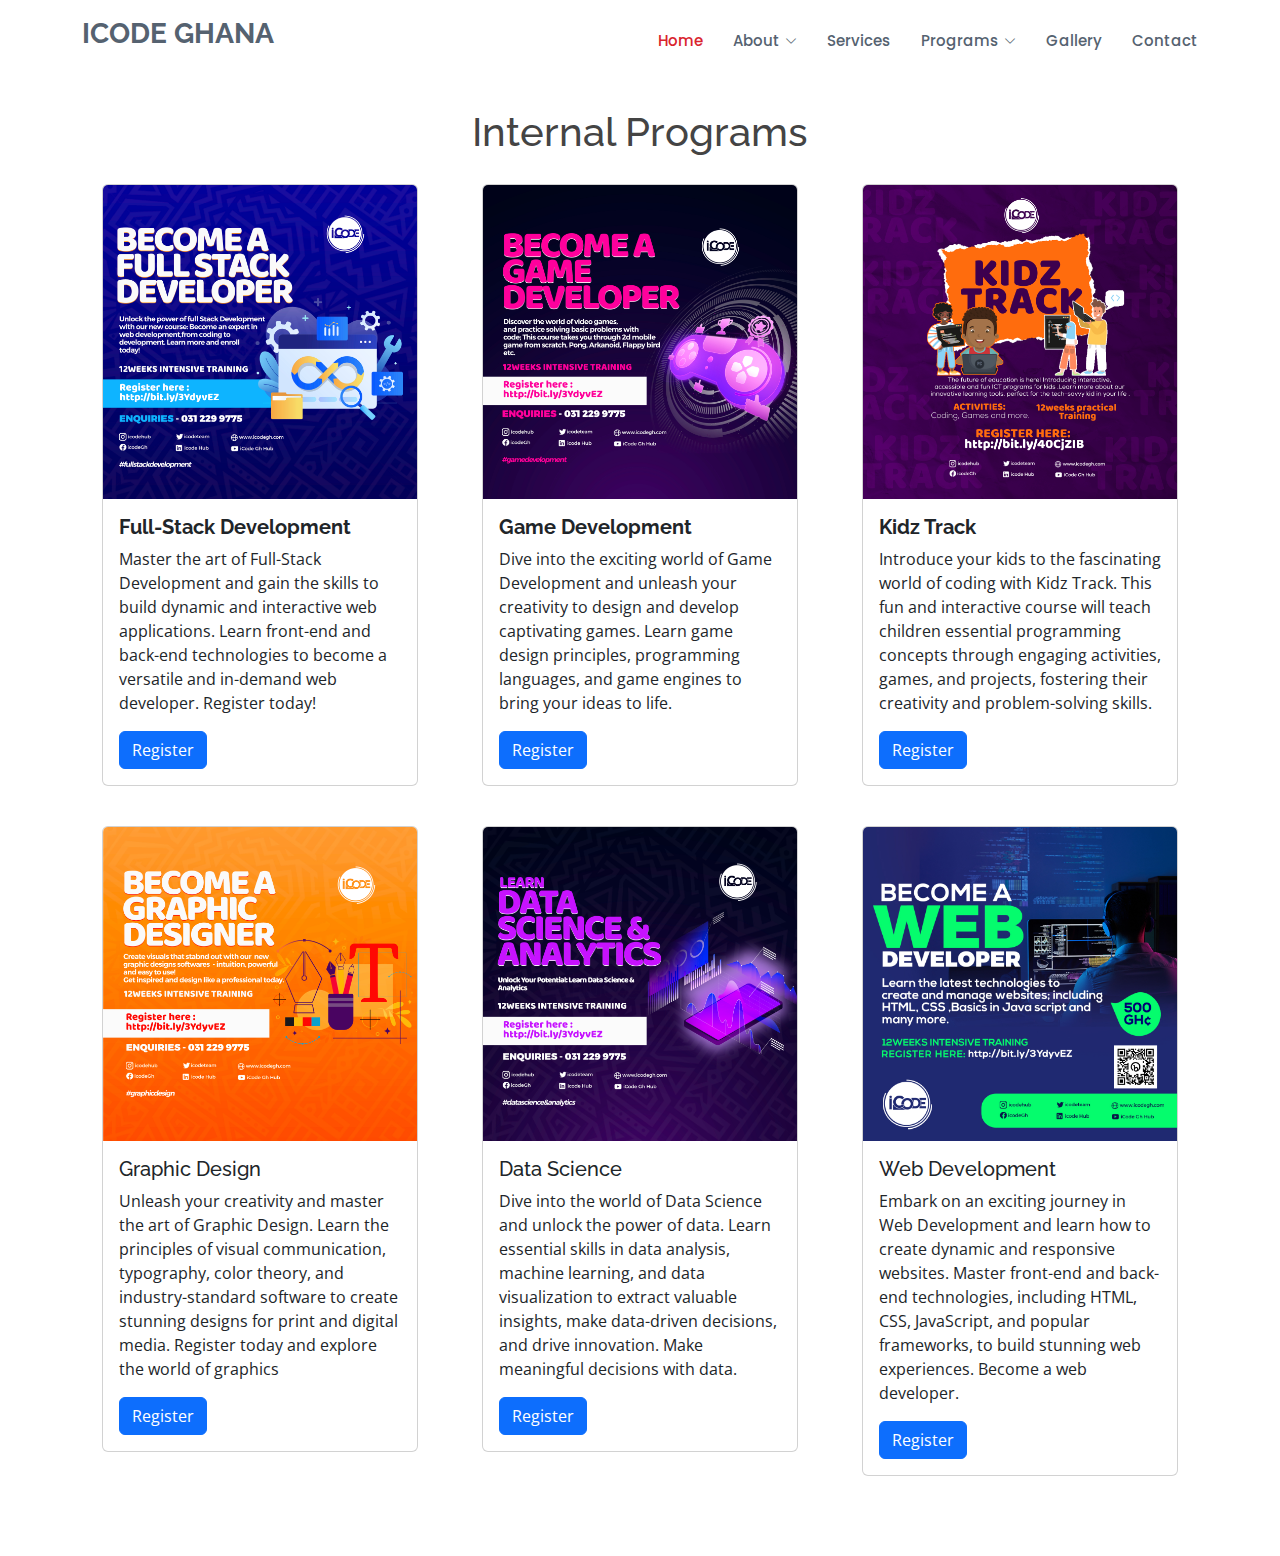
<file: internalprog.html>
<!DOCTYPE html>
<html lang="en">

<head>
  <meta charset="utf-8">
  <meta content="width=device-width, initial-scale=1.0" name="viewport">

  <title>Icode Gh</title>
  <meta content="Icode Ghana" name="description">
  <meta content="innovation hub" name="keywords">

  <!-- Favicons -->
  <link href="assets/img/icode_img/Icode-removebg-preview.jpg" rel="icon">
  <link href="assets/img/icode_img/Icode-removebg-preview.jpg" rel="apple-touch-icon">

  <!-- Google Fonts -->
  <link href="https://fonts.googleapis.com/css?family=Open+Sans:300,300i,400,400i,600,600i,700,700i|Raleway:300,300i,400,400i,500,500i,600,600i,700,700i|Poppins:300,300i,400,400i,500,500i,600,600i,700,700i" rel="stylesheet">

  <!-- Vendor CSS Files -->
  <link href="assets/vendor/animate.css/animate.min.css" rel="stylesheet">
  <link href="assets/vendor/bootstrap/css/bootstrap.min.css" rel="stylesheet">
  <link href="assets/vendor/bootstrap-icons/bootstrap-icons.css" rel="stylesheet">
  <link href="assets/vendor/boxicons/css/boxicons.min.css" rel="stylesheet">
  <link href="assets/vendor/glightbox/css/glightbox.min.css" rel="stylesheet">
  <link href="assets/vendor/remixicon/remixicon.css" rel="stylesheet">
  <link href="assets/vendor/swiper/swiper-bundle.min.css" rel="stylesheet">

  <!--Main CSS File -->
  <link href="assets/css/style.css" rel="stylesheet">

 
</head>
<body>

    <!-- ======= Header ======= -->
  <header id="header" class="fixed-top d-flex align-items-left">
    <div class="container d-flex align-items-left">

      <h1 class="logo me-auto"><a href="index.html">Icode Ghana</a></h1>
      
      <!--<a href="index.html" class="logo me-auto justify-content-lg-start"><img src="assets/img/icode_img/Icode-removebg-preview-removebg-preview.png" alt="" class="img-fluid"></a>-->

      <nav id="navbar" class="navbar">
        <ul>
          <li><a href="index.html" class="active">Home</a></li>

          <li class="dropdown"><a href="#"><span>About</span> <i class="bi bi-chevron-down"></i></a>
            <ul>
              <li><a href="about.html">About</a></li>
              <li><a href="team.html">Team</a></li>
              <li><a href="testimonials.html">Testimonials</a></li>
            </ul>
          </li>
          <li><a href="services.html">Services</a></li>
          <!--<li><a href="portfolio.html">Portfolio</a></li>-->
          <li class="dropdown"><a href="#"><span>Programs</span> <i class="bi bi-chevron-down"></i></a>
            <ul>
              <li><a href="internalprog.html">Internal</a></li>
              <li><a href="#">External</a></li>
              
            </ul>
          <li><a href="gallery.html">Gallery</a></li>

          <li><a href="contact.html">Contact</a></li>
          <!--<li><a href="index.html" class="getstarted">Get Started</a></li>-->
        </ul>
        <i class="bi bi-list mobile-nav-toggle"></i>
      </nav><!-- .navbar -->

    </div>
  </header><!-- End Header -->
  <br>
  <br>

   <section>
    <div class="container">
        <h1 class="internal">Internal Programs</h1>
        <div class="row">
            <div class="col-md-4">
                <div class="card">
                    <img src="assets/img/programs/_full-stack.jpg" class="card-img-top" alt="Program 1">
                    <div class="card-body">
                        <h5 class="card-title"><strong>Full-Stack Development</strong></h5>
                        <p class="card-text">Master the art of Full-Stack Development and gain the skills to build dynamic and interactive web applications. Learn front-end and back-end technologies to become a versatile and in-demand web developer. Register today!</p>
                        <a href="registration.html" class="btn btn-primary">Register</a>
                    </div>
                </div>
            </div>
            <div class="col-md-4">
                <div class="card">
                    <img src="assets/img/programs/Game-development.jpg" class="card-img-top" alt="Program 2">
                    <div class="card-body">
                        <h5 class="card-title"><strong>Game Development</strong></h5>
                        <p class="card-text">Dive into the exciting world of Game Development and unleash your creativity to design and develop captivating games. Learn game design principles, programming languages, and game engines to bring your ideas to life.</p>
                        <a href="registration.html" class="btn btn-primary">Register</a>
                    </div>
                </div>
            </div>
            <br>
            <div class="col-md-4">
                <div class="card">
                    <img src="assets/img/programs/KIDZ-TRACK-NEW.jpg" class="card-img-top" alt="Program 3">
                    <div class="card-body">
                        <h5 class="card-title"><strong>Kidz Track</strong></h5>
                        <p class="card-text">Introduce your kids to the fascinating world of coding with Kidz Track. This fun and interactive course will teach children essential programming concepts through engaging activities, games, and projects, fostering their creativity and problem-solving skills.</p>
                        <a href="registration.html" class="btn btn-primary">Register</a>
                    </div>
                </div>
            </div>

            <br>
            <br>

            <div class="col-md-4">
                <div class="card">
                    <img src="assets/img/programs/graphics.jpg" class="card-img-top" alt="Program 3">
                    <div class="card-body">
                        <h5 class="card-title">Graphic Design</h5>
                        <p class="card-text">Unleash your creativity and master the art of Graphic Design. Learn the principles of visual communication, typography, color theory, and industry-standard software to create stunning designs for print and digital media. Register today and explore the world of graphics</p>
                        <a href="registration.html" class="btn btn-primary">Register</a>
                    </div>
                </div>
            </div>
            <br>

            <div class="col-md-4">
                <div class="card">
                    <img src="assets/img/programs/data-science-&-analytics.jpg" class="card-img-top" alt="Program 3">
                    <div class="card-body">
                        <h5 class="card-title">Data Science</h5>
                        <p class="card-text">Dive into the world of Data Science and unlock the power of data. Learn essential skills in data analysis, machine learning, and data visualization to extract valuable insights, make data-driven decisions, and drive innovation. Make meaningful decisions with data. </p>
                        <a href="registration.html" class="btn btn-primary">Register</a>
                    </div>
                </div>
            </div>
            <br>

            <div class="col-md-4">
                <div class="card">
                    <img src="assets/img/programs/WEB-DEV-Recovered.jpg" class="card-img-top" alt="Program 3">
                    <div class="card-body">
                        <h5 class="card-title">Web Development</h5>
                        <p class="card-text">Embark on an exciting journey in Web Development and learn how to create dynamic and responsive websites. Master front-end and back-end technologies, including HTML, CSS, JavaScript, and popular frameworks, to build stunning web experiences. Become a web developer.</p>
                        <a href="registration.html" class="btn btn-primary">Register</a>
                    </div>
                </div>
            </div>

            
            <!-- Add more program cards as needed -->
        </div>
    </div>


   </section>
    

    <!-- Include Bootstrap JS (optional) -->
    <script src="https://cdn.jsdelivr.net/npm/bootstrap@5.3.0/dist/js/bootstrap.bundle.min.js"></script>
</body>
</html>
</file>
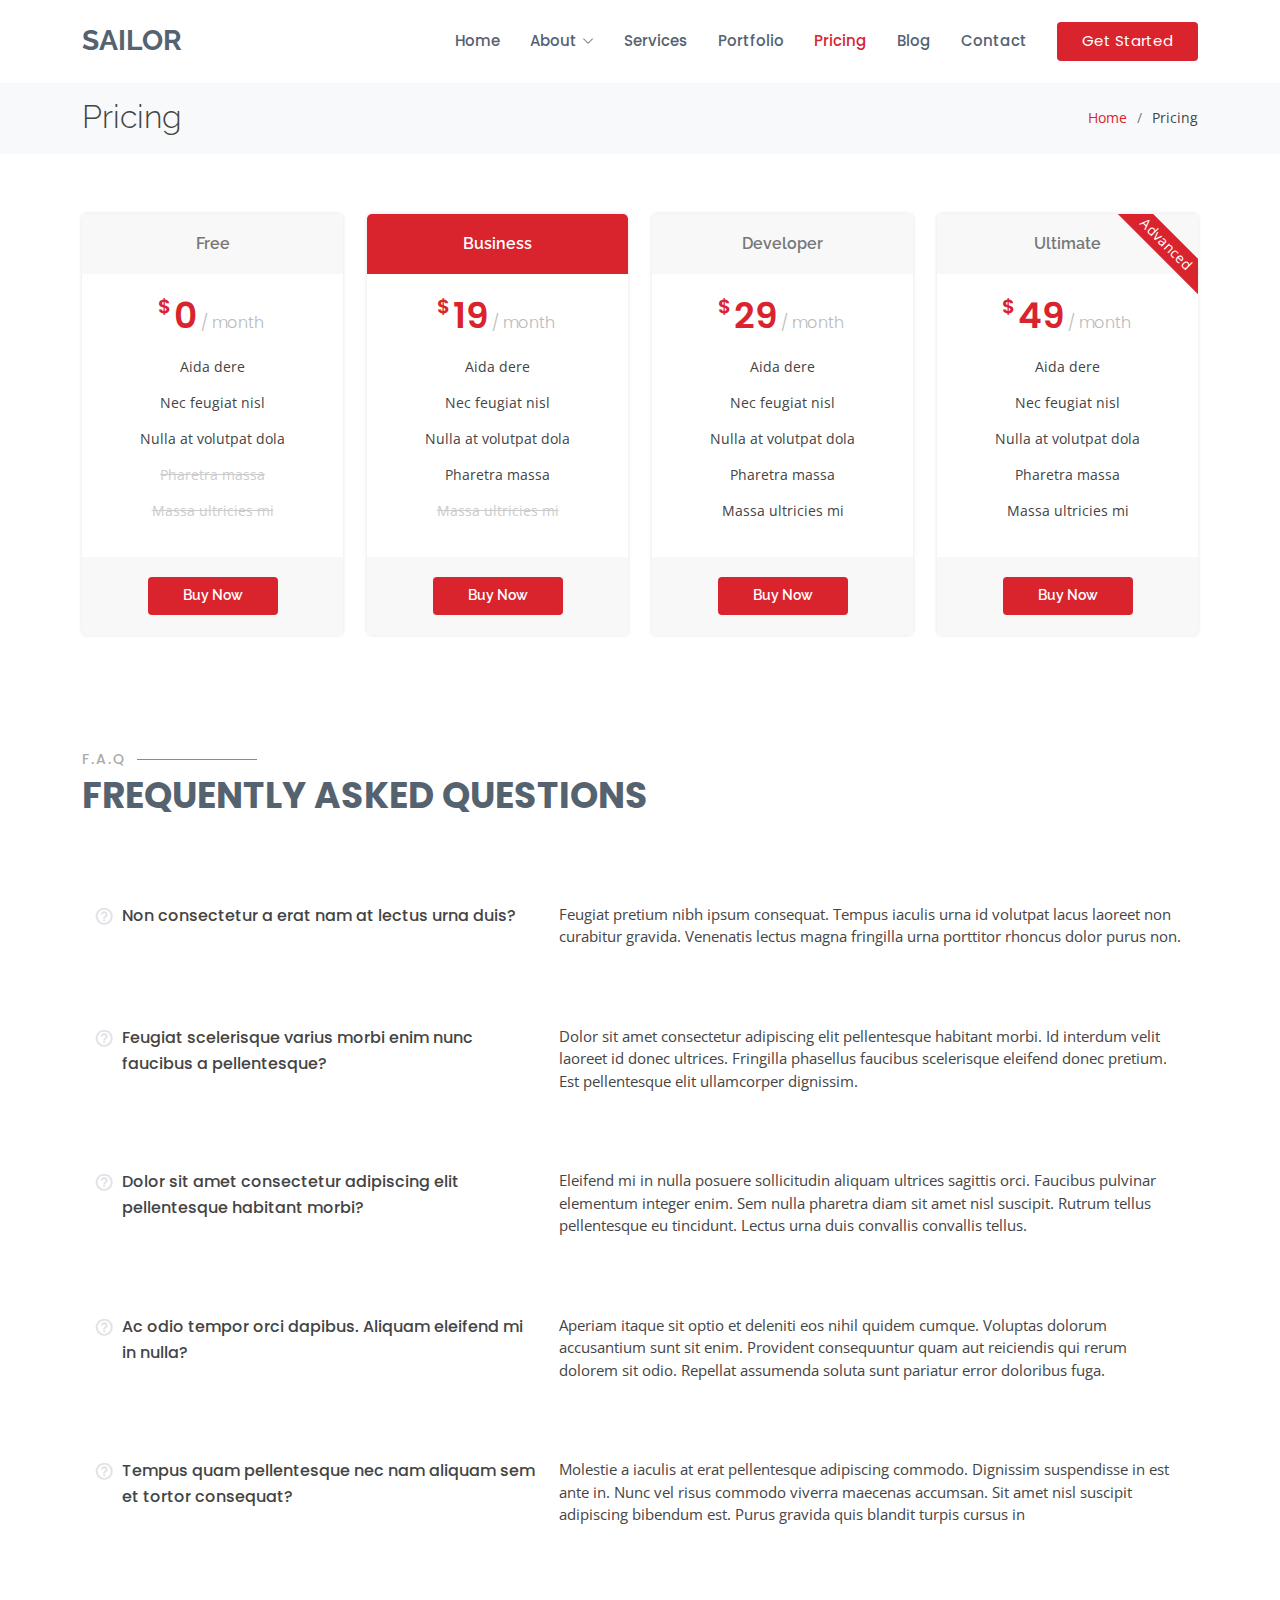
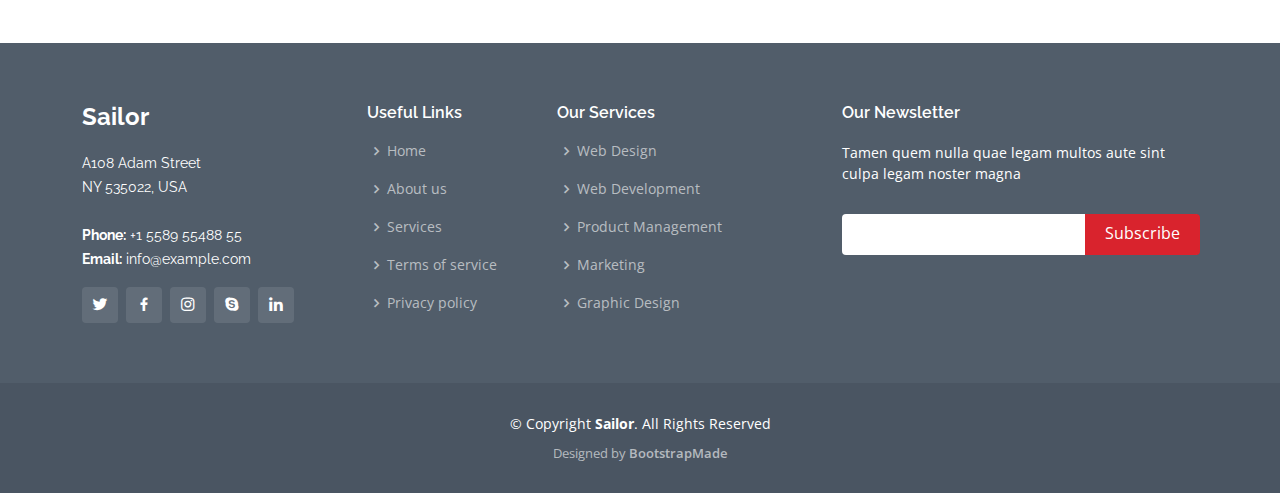
<file: pricing.html>
<!DOCTYPE html>
<html lang="en">

<head>
  <meta charset="utf-8">
  <meta content="width=device-width, initial-scale=1.0" name="viewport">

  <title>Pricing - Sailor Bootstrap Template</title>
  <meta content="" name="description">
  <meta content="" name="keywords">

  <!-- Favicons -->
  <link href="assets/img/favicon.png" rel="icon">
  <link href="assets/img/apple-touch-icon.png" rel="apple-touch-icon">

  <!-- Google Fonts -->
  <link href="https://fonts.googleapis.com/css?family=Open+Sans:300,300i,400,400i,600,600i,700,700i|Raleway:300,300i,400,400i,500,500i,600,600i,700,700i|Poppins:300,300i,400,400i,500,500i,600,600i,700,700i" rel="stylesheet">

  <!-- Vendor CSS Files -->
  <link href="assets/vendor/animate.css/animate.min.css" rel="stylesheet">
  <link href="assets/vendor/bootstrap/css/bootstrap.min.css" rel="stylesheet">
  <link href="assets/vendor/bootstrap-icons/bootstrap-icons.css" rel="stylesheet">
  <link href="assets/vendor/boxicons/css/boxicons.min.css" rel="stylesheet">
  <link href="assets/vendor/glightbox/css/glightbox.min.css" rel="stylesheet">
  <link href="assets/vendor/remixicon/remixicon.css" rel="stylesheet">
  <link href="assets/vendor/swiper/swiper-bundle.min.css" rel="stylesheet">

  <!-- Template Main CSS File -->
  <link href="assets/css/style.css" rel="stylesheet">

  <!-- =======================================================
  * Template Name: Sailor
  * Updated: May 30 2023 with Bootstrap v5.3.0
  * Template URL: https://bootstrapmade.com/sailor-free-bootstrap-theme/
  * Author: BootstrapMade.com
  * License: https://bootstrapmade.com/license/
  ======================================================== -->
</head>

<body>

  <!-- ======= Header ======= -->
  <header id="header" class="fixed-top d-flex align-items-center">
    <div class="container d-flex align-items-center">

      <h1 class="logo me-auto"><a href="index.html">Sailor</a></h1>
      <!-- Uncomment below if you prefer to use an image logo -->
      <!-- <a href="index.html" class="logo me-auto"><img src="assets/img/logo.png" alt="" class="img-fluid"></a>-->

      <nav id="navbar" class="navbar">
        <ul>
          <li><a href="index.html">Home</a></li>

          <li class="dropdown"><a href="#"><span>About</span> <i class="bi bi-chevron-down"></i></a>
            <ul>
              <li><a href="about.html">About</a></li>
              <li><a href="team.html">Team</a></li>
              <li><a href="testimonials.html">Testimonials</a></li>

              <li class="dropdown"><a href="#"><span>Deep Drop Down</span> <i class="bi bi-chevron-right"></i></a>
                <ul>
                  <li><a href="#">Deep Drop Down 1</a></li>
                  <li><a href="#">Deep Drop Down 2</a></li>
                  <li><a href="#">Deep Drop Down 3</a></li>
                  <li><a href="#">Deep Drop Down 4</a></li>
                  <li><a href="#">Deep Drop Down 5</a></li>
                </ul>
              </li>
            </ul>
          </li>
          <li><a href="services.html">Services</a></li>
          <li><a href="portfolio.html">Portfolio</a></li>
          <li><a href="pricing.html" class="active">Pricing</a></li>
          <li><a href="blog.html">Blog</a></li>

          <li><a href="contact.html">Contact</a></li>
          <li><a href="index.html" class="getstarted">Get Started</a></li>
        </ul>
        <i class="bi bi-list mobile-nav-toggle"></i>
      </nav><!-- .navbar -->

    </div>
  </header><!-- End Header -->

  <main id="main">

    <!-- ======= Breadcrumbs ======= -->
    <section id="breadcrumbs" class="breadcrumbs">
      <div class="container">

        <div class="d-flex justify-content-between align-items-center">
          <h2>Pricing</h2>
          <ol>
            <li><a href="index.html">Home</a></li>
            <li>Pricing</li>
          </ol>
        </div>

      </div>
    </section><!-- End Breadcrumbs -->

    <!-- ======= Pricing Section ======= -->
    <section id="pricing" class="pricing">
      <div class="container">

        <div class="row">

          <div class="col-lg-3 col-md-6">
            <div class="box">
              <h3>Free</h3>
              <h4><sup>$</sup>0<span> / month</span></h4>
              <ul>
                <li>Aida dere</li>
                <li>Nec feugiat nisl</li>
                <li>Nulla at volutpat dola</li>
                <li class="na">Pharetra massa</li>
                <li class="na">Massa ultricies mi</li>
              </ul>
              <div class="btn-wrap">
                <a href="#" class="btn-buy">Buy Now</a>
              </div>
            </div>
          </div>

          <div class="col-lg-3 col-md-6 mt-4 mt-md-0">
            <div class="box featured">
              <h3>Business</h3>
              <h4><sup>$</sup>19<span> / month</span></h4>
              <ul>
                <li>Aida dere</li>
                <li>Nec feugiat nisl</li>
                <li>Nulla at volutpat dola</li>
                <li>Pharetra massa</li>
                <li class="na">Massa ultricies mi</li>
              </ul>
              <div class="btn-wrap">
                <a href="#" class="btn-buy">Buy Now</a>
              </div>
            </div>
          </div>

          <div class="col-lg-3 col-md-6 mt-4 mt-lg-0">
            <div class="box">
              <h3>Developer</h3>
              <h4><sup>$</sup>29<span> / month</span></h4>
              <ul>
                <li>Aida dere</li>
                <li>Nec feugiat nisl</li>
                <li>Nulla at volutpat dola</li>
                <li>Pharetra massa</li>
                <li>Massa ultricies mi</li>
              </ul>
              <div class="btn-wrap">
                <a href="#" class="btn-buy">Buy Now</a>
              </div>
            </div>
          </div>

          <div class="col-lg-3 col-md-6 mt-4 mt-lg-0">
            <div class="box">
              <span class="advanced">Advanced</span>
              <h3>Ultimate</h3>
              <h4><sup>$</sup>49<span> / month</span></h4>
              <ul>
                <li>Aida dere</li>
                <li>Nec feugiat nisl</li>
                <li>Nulla at volutpat dola</li>
                <li>Pharetra massa</li>
                <li>Massa ultricies mi</li>
              </ul>
              <div class="btn-wrap">
                <a href="#" class="btn-buy">Buy Now</a>
              </div>
            </div>
          </div>

        </div>

      </div>
    </section><!-- End Pricing Section -->

    <!-- ======= Frequently Asked Questions Section ======= -->
    <section id="faq" class="faq">
      <div class="container">

        <div class="section-title">
          <h2>F.A.Q</h2>
          <p>Frequently Asked Questions</p>
        </div>

        <div class="row faq-item d-flex align-items-stretch">
          <div class="col-lg-5">
            <i class="bx bx-help-circle"></i>
            <h4>Non consectetur a erat nam at lectus urna duis?</h4>
          </div>
          <div class="col-lg-7">
            <p>
              Feugiat pretium nibh ipsum consequat. Tempus iaculis urna id volutpat lacus laoreet non curabitur gravida. Venenatis lectus magna fringilla urna porttitor rhoncus dolor purus non.
            </p>
          </div>
        </div><!-- End F.A.Q Item-->

        <div class="row faq-item d-flex align-items-stretch">
          <div class="col-lg-5">
            <i class="bx bx-help-circle"></i>
            <h4>Feugiat scelerisque varius morbi enim nunc faucibus a pellentesque?</h4>
          </div>
          <div class="col-lg-7">
            <p>
              Dolor sit amet consectetur adipiscing elit pellentesque habitant morbi. Id interdum velit laoreet id donec ultrices. Fringilla phasellus faucibus scelerisque eleifend donec pretium. Est pellentesque elit ullamcorper dignissim.
            </p>
          </div>
        </div><!-- End F.A.Q Item-->

        <div class="row faq-item d-flex align-items-stretch">
          <div class="col-lg-5">
            <i class="bx bx-help-circle"></i>
            <h4>Dolor sit amet consectetur adipiscing elit pellentesque habitant morbi?</h4>
          </div>
          <div class="col-lg-7">
            <p>
              Eleifend mi in nulla posuere sollicitudin aliquam ultrices sagittis orci. Faucibus pulvinar elementum integer enim. Sem nulla pharetra diam sit amet nisl suscipit. Rutrum tellus pellentesque eu tincidunt. Lectus urna duis convallis convallis tellus.
            </p>
          </div>
        </div><!-- End F.A.Q Item-->

        <div class="row faq-item d-flex align-items-stretch">
          <div class="col-lg-5">
            <i class="bx bx-help-circle"></i>
            <h4>Ac odio tempor orci dapibus. Aliquam eleifend mi in nulla?</h4>
          </div>
          <div class="col-lg-7">
            <p>
              Aperiam itaque sit optio et deleniti eos nihil quidem cumque. Voluptas dolorum accusantium sunt sit enim. Provident consequuntur quam aut reiciendis qui rerum dolorem sit odio. Repellat assumenda soluta sunt pariatur error doloribus fuga.
            </p>
          </div>
        </div><!-- End F.A.Q Item-->

        <div class="row faq-item d-flex align-items-stretch">
          <div class="col-lg-5">
            <i class="bx bx-help-circle"></i>
            <h4>Tempus quam pellentesque nec nam aliquam sem et tortor consequat?</h4>
          </div>
          <div class="col-lg-7">
            <p>
              Molestie a iaculis at erat pellentesque adipiscing commodo. Dignissim suspendisse in est ante in. Nunc vel risus commodo viverra maecenas accumsan. Sit amet nisl suscipit adipiscing bibendum est. Purus gravida quis blandit turpis cursus in
            </p>
          </div>
        </div><!-- End F.A.Q Item-->

      </div>
    </section><!-- End Frequently Asked Questions Section -->

  </main><!-- End #main -->

  <!-- ======= Footer ======= -->
  <footer id="footer">
    <div class="footer-top">
      <div class="container">
        <div class="row">

          <div class="col-lg-3 col-md-6">
            <div class="footer-info">
              <h3>Sailor</h3>
              <p>
                A108 Adam Street <br>
                NY 535022, USA<br><br>
                <strong>Phone:</strong> +1 5589 55488 55<br>
                <strong>Email:</strong> info@example.com<br>
              </p>
              <div class="social-links mt-3">
                <a href="#" class="twitter"><i class="bx bxl-twitter"></i></a>
                <a href="#" class="facebook"><i class="bx bxl-facebook"></i></a>
                <a href="#" class="instagram"><i class="bx bxl-instagram"></i></a>
                <a href="#" class="google-plus"><i class="bx bxl-skype"></i></a>
                <a href="#" class="linkedin"><i class="bx bxl-linkedin"></i></a>
              </div>
            </div>
          </div>

          <div class="col-lg-2 col-md-6 footer-links">
            <h4>Useful Links</h4>
            <ul>
              <li><i class="bx bx-chevron-right"></i> <a href="#">Home</a></li>
              <li><i class="bx bx-chevron-right"></i> <a href="#">About us</a></li>
              <li><i class="bx bx-chevron-right"></i> <a href="#">Services</a></li>
              <li><i class="bx bx-chevron-right"></i> <a href="#">Terms of service</a></li>
              <li><i class="bx bx-chevron-right"></i> <a href="#">Privacy policy</a></li>
            </ul>
          </div>

          <div class="col-lg-3 col-md-6 footer-links">
            <h4>Our Services</h4>
            <ul>
              <li><i class="bx bx-chevron-right"></i> <a href="#">Web Design</a></li>
              <li><i class="bx bx-chevron-right"></i> <a href="#">Web Development</a></li>
              <li><i class="bx bx-chevron-right"></i> <a href="#">Product Management</a></li>
              <li><i class="bx bx-chevron-right"></i> <a href="#">Marketing</a></li>
              <li><i class="bx bx-chevron-right"></i> <a href="#">Graphic Design</a></li>
            </ul>
          </div>

          <div class="col-lg-4 col-md-6 footer-newsletter">
            <h4>Our Newsletter</h4>
            <p>Tamen quem nulla quae legam multos aute sint culpa legam noster magna</p>
            <form action="" method="post">
              <input type="email" name="email"><input type="submit" value="Subscribe">
            </form>

          </div>

        </div>
      </div>
    </div>

    <div class="container">
      <div class="copyright">
        &copy; Copyright <strong><span>Sailor</span></strong>. All Rights Reserved
      </div>
      <div class="credits">
        <!-- All the links in the footer should remain intact. -->
        <!-- You can delete the links only if you purchased the pro version. -->
        <!-- Licensing information: https://bootstrapmade.com/license/ -->
        <!-- Purchase the pro version with working PHP/AJAX contact form: https://bootstrapmade.com/sailor-free-bootstrap-theme/ -->
        Designed by <a href="https://bootstrapmade.com/">BootstrapMade</a>
      </div>
    </div>
  </footer><!-- End Footer -->

  <a href="#" class="back-to-top d-flex align-items-center justify-content-center"><i class="bi bi-arrow-up-short"></i></a>

  <!-- Vendor JS Files -->
  <script src="assets/vendor/bootstrap/js/bootstrap.bundle.min.js"></script>
  <script src="assets/vendor/glightbox/js/glightbox.min.js"></script>
  <script src="assets/vendor/isotope-layout/isotope.pkgd.min.js"></script>
  <script src="assets/vendor/swiper/swiper-bundle.min.js"></script>
  <script src="assets/vendor/waypoints/noframework.waypoints.js"></script>
  <script src="assets/vendor/php-email-form/validate.js"></script>

  <!-- Template Main JS File -->
  <script src="assets/js/main.js"></script>

</body>

</html>
</file>
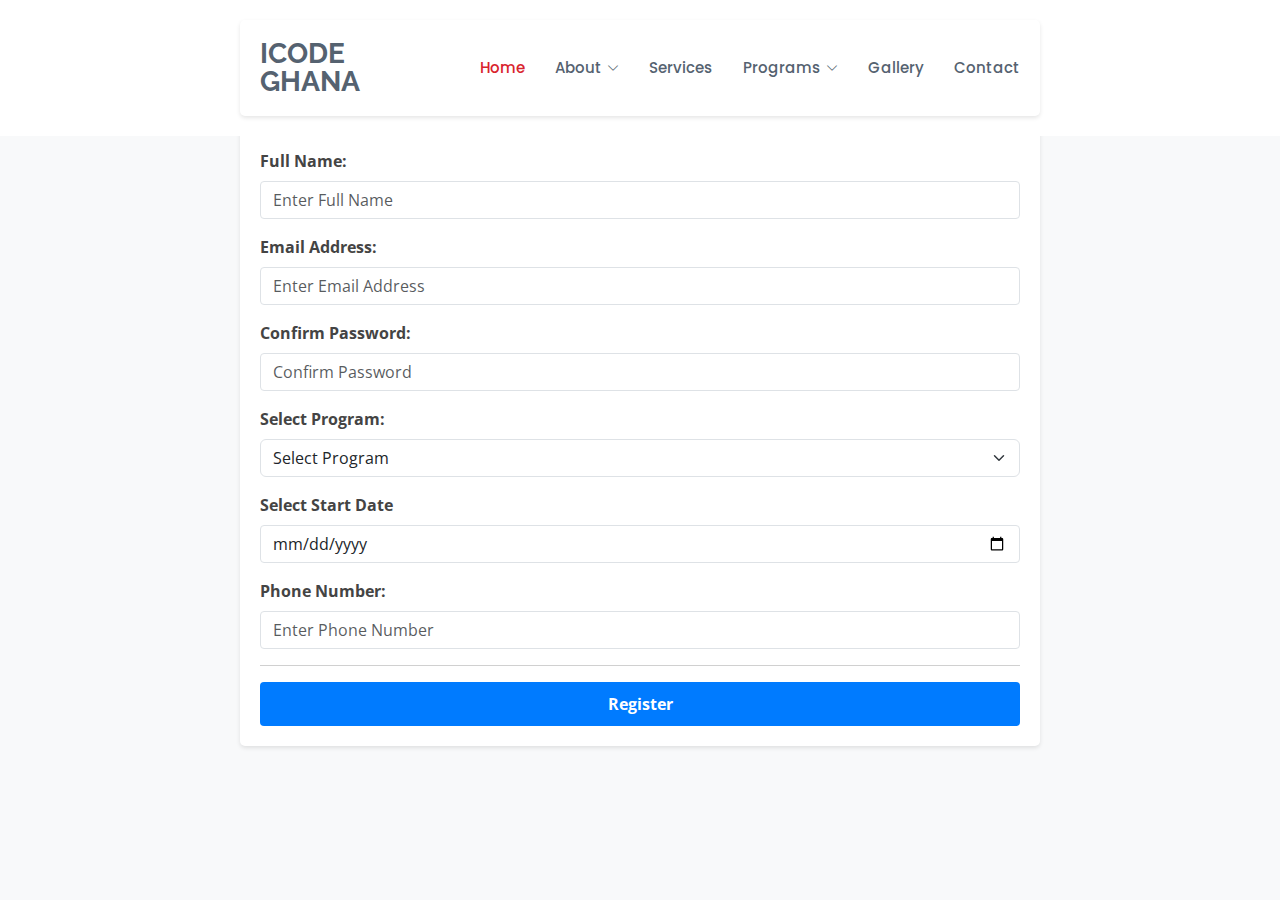
<file: registration.html>
<!DOCTYPE html>
<html lang="en">

<head>
  <meta charset="utf-8">
  <meta content="width=device-width, initial-scale=1.0" name="viewport">

  <title>Icode Gh</title>
  <meta content="Icode Ghana" name="description">
  <meta content="innovation hub" name="keywords">

  <!-- Favicons -->
  <link href="assets/img/icode_img/Icode-removebg-preview.jpg" rel="icon">
  <link href="assets/img/icode_img/Icode-removebg-preview.jpg" rel="apple-touch-icon">

  <!-- Google Fonts -->
  <link href="https://fonts.googleapis.com/css?family=Open+Sans:300,300i,400,400i,600,600i,700,700i|Raleway:300,300i,400,400i,500,500i,600,600i,700,700i|Poppins:300,300i,400,400i,500,500i,600,600i,700,700i" rel="stylesheet">

  <!-- Vendor CSS Files -->
  <link href="assets/vendor/animate.css/animate.min.css" rel="stylesheet">
  <link href="assets/vendor/bootstrap/css/bootstrap.min.css" rel="stylesheet">
  <link href="assets/vendor/bootstrap-icons/bootstrap-icons.css" rel="stylesheet">
  <link href="assets/vendor/boxicons/css/boxicons.min.css" rel="stylesheet">
  <link href="assets/vendor/glightbox/css/glightbox.min.css" rel="stylesheet">
  <link href="assets/vendor/remixicon/remixicon.css" rel="stylesheet">
  <link href="assets/vendor/swiper/swiper-bundle.min.css" rel="stylesheet">

  <!--Main CSS File -->
  <link href="assets/css/style.css" rel="stylesheet">
  <link rel="stylesheet" href="registration.css">

 
</head>
<body>


    <!-- ======= Header ======= -->
  <header id="header" class="fixed-top d-flex align-items-left">
    <div class="container d-flex align-items-left">

      <h1 class="logo me-auto"><a href="index.html">Icode Ghana</a></h1>
      
      <!--<a href="index.html" class="logo me-auto justify-content-lg-start"><img src="assets/img/icode_img/Icode-removebg-preview-removebg-preview.png" alt="" class="img-fluid"></a>-->

      <nav id="navbar" class="navbar">
        <ul>
          <li><a href="index.html" class="active">Home</a></li>

          <li class="dropdown"><a href="#"><span>About</span> <i class="bi bi-chevron-down"></i></a>
            <ul>
              <li><a href="about.html">About</a></li>
              <li><a href="team.html">Team</a></li>
              <li><a href="testimonials.html">Testimonials</a></li>
            </ul>
          </li>
          <li><a href="services.html">Services</a></li>
          <!--<li><a href="portfolio.html">Portfolio</a></li>-->
          <li class="dropdown"><a href="#"><span>Programs</span> <i class="bi bi-chevron-down"></i></a>
            <ul>
              <li><a href="internalprog.html">Internal</a></li>
              <li><a href="#">External</a></li>
              
            </ul>
          <li><a href="gallery.html">Gallery</a></li>

          <li><a href="contact.html">Contact</a></li>
          <!--<li><a href="index.html" class="getstarted">Get Started</a></li>-->
        </ul>
        <i class="bi bi-list mobile-nav-toggle"></i>
      </nav><!-- .navbar -->

    </div>
  </header><!-- End Header -->
    

    
    <div class="container">
        <form action="">
            <h1 class="register">Internal Programs Registration</h1>
            <p class="fill"><strong>Fill this form to register for our Courses</strong></p>
            <hr>

            <div class="mb-3">
                <label for="fn" class="form-label">Full Name:</label>
                <input type="text" class="form-control" id="fn" name="fn" placeholder="Enter Full Name" required>
            </div>

            <div class="mb-3">
                <label for="email" class="form-label">Email Address:</label>
                <input type="email" class="form-control" id="email" name="psw" placeholder="Enter Email Address" required>
            </div>

            <div class="mb-3">
                <label for="cpsw" class="form-label">Confirm Password:</label>
                <input type="password" class="form-control" id="cpsw" name="cpsw" placeholder="Confirm Password" required>
            </div>

            <div class="mb-3">
                <label for="program" class="form-label">Select Program:</label>
                <select class="form-select" id="program" name="program" required>
                    <option value="">Select Program</option>
                    <option value="program1">Kidz Track</option>
                    <option value="program2">Data Science</option>
                    <option value="program3">Dagital Marketing</option>
                    <option value="program3">Intro to Game Development</option>
                    <option value="program3">Mobile App Development</option>
                    <option value="program3">Web Development</option>
                    <!-- Add more options as needed -->
                </select>
            </div>

            <div class="mb-3">
                <label for="date" class="form-label">Select Start Date</label>
                <input type="date" class="form-control" id="Date" name="email" placeholder="When do you want to start?s" required>
            </div>

            <div class="mb-3">
                <label for="phone" class="form-label">Phone Number:</label>
                <input type="" class="form-control" id="phone" name="phone" placeholder="Enter Phone Number" required>
            </div>

            <hr/>

            <button type="submit" class="btn btn-primary">Register</button>
        </form>
    </div>
    

    

    <!-- Include Bootstrap JS (optional) -->
    <script src="https://cdn.jsdelivr.net/npm/bootstrap@5.3.0/dist/js/bootstrap.bundle.min.js"></script>
</body>
</html>
</file>
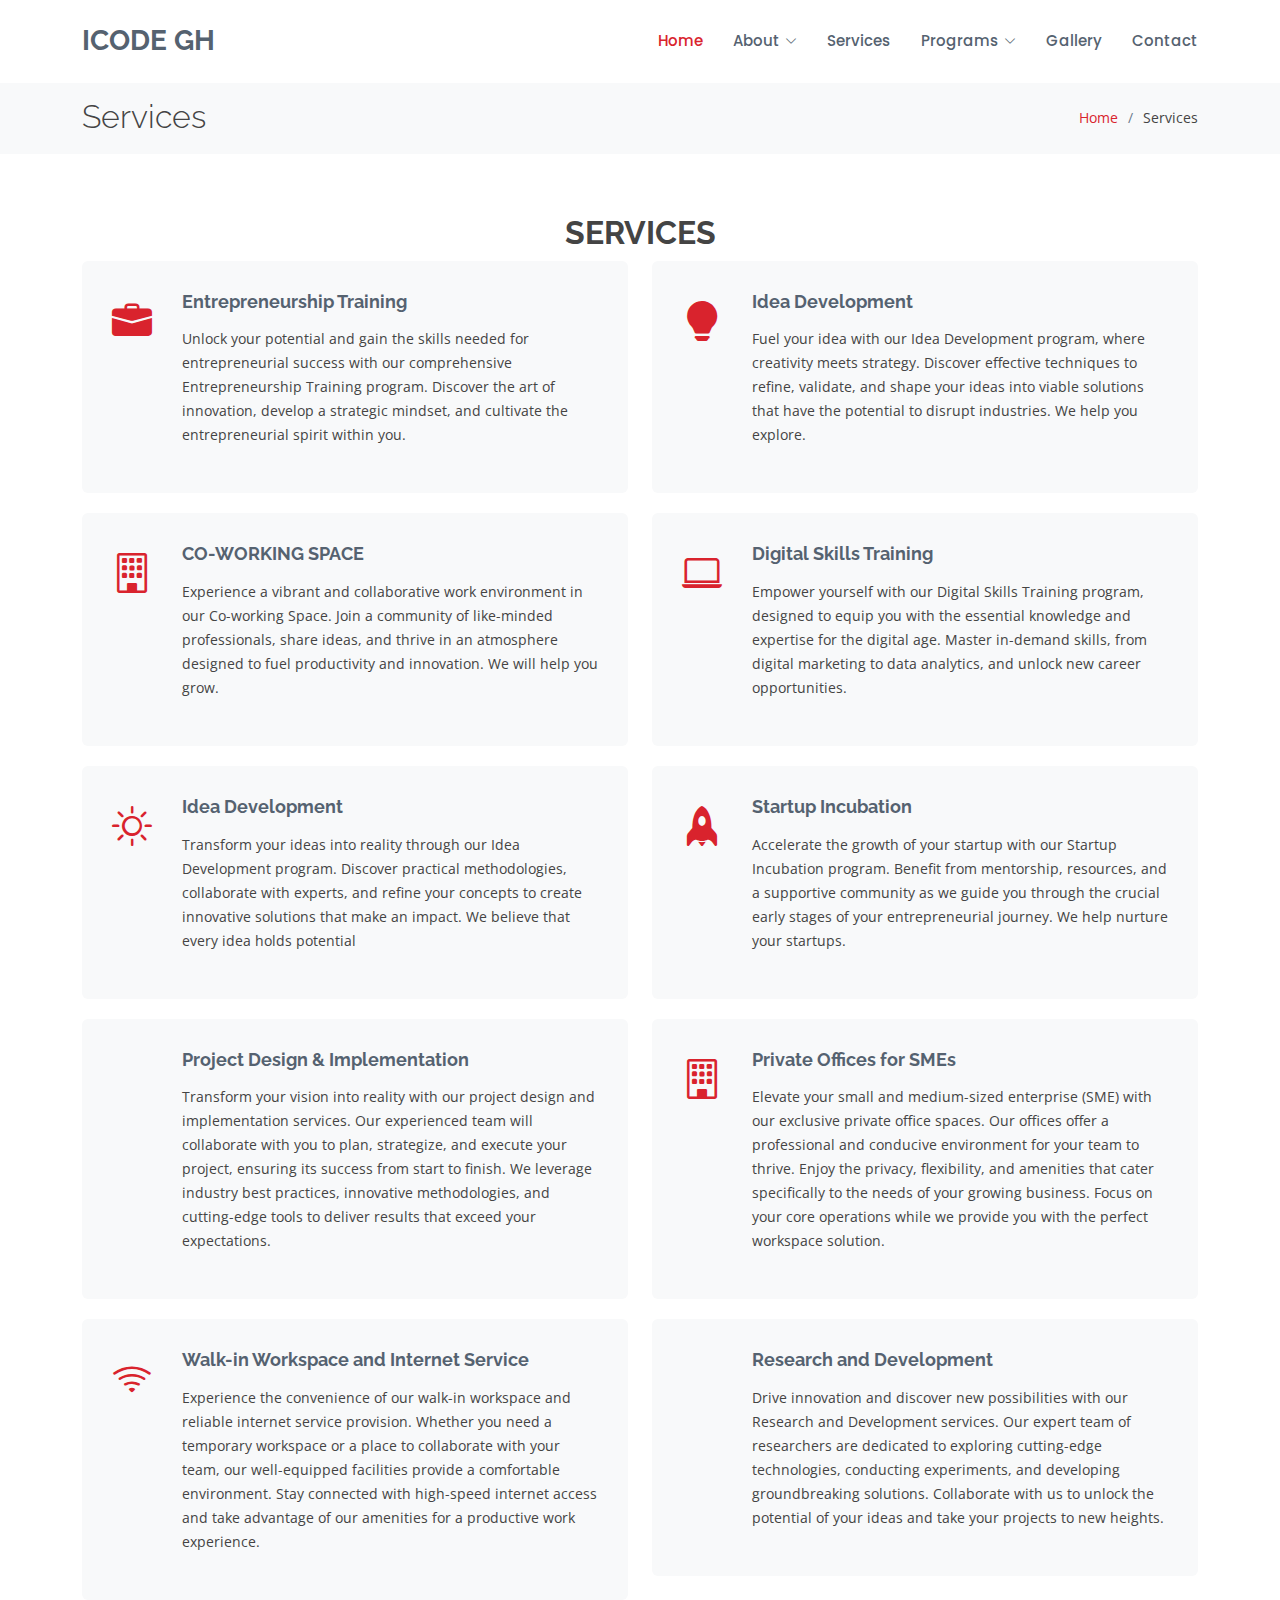
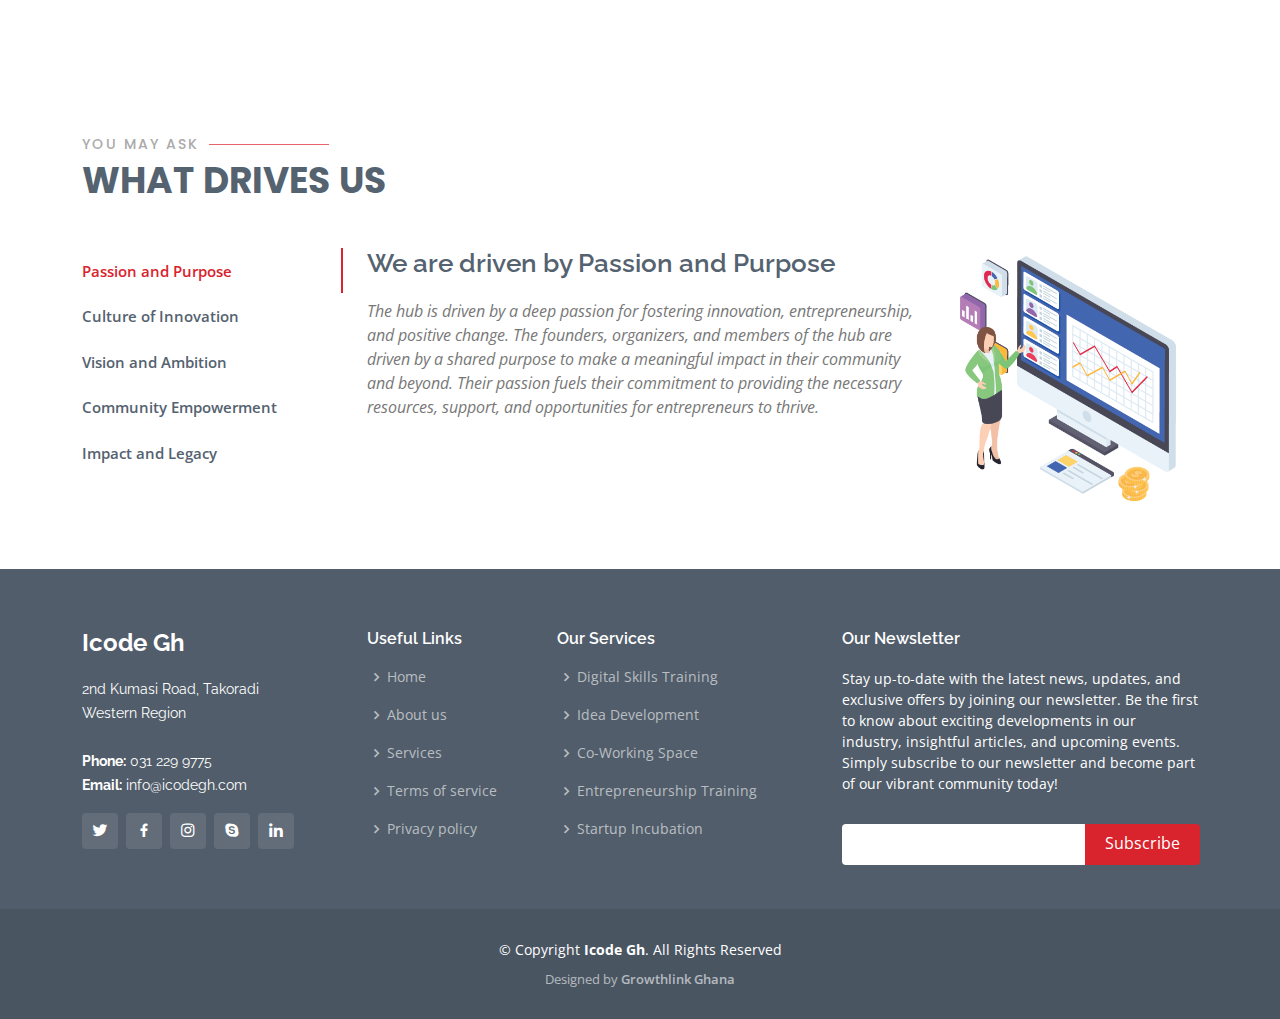
<file: services.html>
<!DOCTYPE html>
<html lang="en">

<head>
  <meta charset="utf-8">
  <meta content="width=device-width, initial-scale=1.0" name="viewport">

  <title>Our Services</title>
  <meta content="" name="description">
  <meta content="" name="keywords">

  <!-- Favicons -->
  <link href="assets/img/icode_img/Icode-removebg-preview.jpg" rel="icon">
  <link href="assets/img/icode_img/Icode-removebg-preview.jpg" rel="apple-touch-icon">

  <!-- Google Fonts -->
  <link href="https://fonts.googleapis.com/css?family=Open+Sans:300,300i,400,400i,600,600i,700,700i|Raleway:300,300i,400,400i,500,500i,600,600i,700,700i|Poppins:300,300i,400,400i,500,500i,600,600i,700,700i" rel="stylesheet">

  <!-- Vendor CSS Files -->
  <link href="assets/vendor/animate.css/animate.min.css" rel="stylesheet">
  <link href="assets/vendor/bootstrap/css/bootstrap.min.css" rel="stylesheet">
  <link href="assets/vendor/bootstrap-icons/bootstrap-icons.css" rel="stylesheet">
  <link href="assets/vendor/boxicons/css/boxicons.min.css" rel="stylesheet">
  <link href="assets/vendor/glightbox/css/glightbox.min.css" rel="stylesheet">
  <link href="assets/vendor/remixicon/remixicon.css" rel="stylesheet">
  <link href="assets/vendor/swiper/swiper-bundle.min.css" rel="stylesheet">

  <!-- Template Main CSS File -->
  <link href="assets/css/style.css" rel="stylesheet">


</head>

<body>

  <!-- ======= Header ======= -->
  <header id="header" class="fixed-top d-flex align-items-center">
    <div class="container d-flex align-items-center">

      <h1 class="logo me-auto"><a href="index.html">Icode Gh</a></h1>
      <a href="#" class="logo">
        <!--<img src="assets/img/icode_img/Icode-removebg-preview.jpg" alt="Logo">-->
      </a>
      <!--<a href="index.html" class="logo me-auto"><img src="assets/img/icode_img/Icode-removebg-preview.jpg" alt="" class="img-fluid"></a>-->

      <nav id="navbar" class="navbar">
        <ul>
          <li><a href="index.html" class="active">Home</a></li>

          <li class="dropdown"><a href="#"><span>About</span> <i class="bi bi-chevron-down"></i></a>
            <ul>
              <li><a href="about.html">About</a></li>
              <li><a href="team.html">Team</a></li>
              <li><a href="testimonials.html">Testimonials</a></li>
            </ul>
          </li>
          <li><a href="services.html">Services</a></li>
          <!--<li><a href="portfolio.html">Portfolio</a></li>-->
          <li class="dropdown"><a href="#"><span>Programs</span> <i class="bi bi-chevron-down"></i></a>
            <ul>
              <li><a href="internalprog.html">Internal</a></li>
              <li><a href="team.html">External</a></li>
              
            </ul>
          <li><a href="gallery.html">Gallery</a></li>

          <li><a href="contact.html">Contact</a></li>
          <!--<li><a href="index.html" class="getstarted">Get Started</a></li>-->
        </ul>
        <i class="bi bi-list mobile-nav-toggle"></i>
      </nav><!-- .navbar -->


    </div>
  </header><!-- End Header -->

  <main id="main">

    <!-- ======= Breadcrumbs ======= -->
    <section id="breadcrumbs" class="breadcrumbs">
      <div class="container">

        <div class="d-flex justify-content-between align-items-center">
          <h2>Services</h2>
          <ol>
            <li><a href="index.html">Home</a></li>
            <li>Services</li>
          </ol>
        </div>

      </div>
    </section><!-- End Breadcrumbs -->

    <!-- ======= Services Section ======= -->
    <section id="services" class="services">
      <div class="container">
        <h2 style="text-align: center;"><strong>SERVICES</strong></h2>


        <div class="row">
          <div class="col-md-6">
            <div class="icon-box">
              <i class="bi-briefcase-fill"></i>
              <h4><a href="#">Entrepreneurship Training</a></h4>
              <p>Unlock your potential and gain the skills needed for entrepreneurial success with our comprehensive Entrepreneurship Training program. Discover the art of innovation, develop a strategic mindset, and cultivate the entrepreneurial spirit within you.</p>
            </div>
          </div>
          <div class="col-md-6 mt-4 mt-md-0">
            <div class="icon-box">
              <i class="bi bi-lightbulb-fill"></i>
              <h4><a href="#">Idea Development</a></h4>
              <p>Fuel your idea with our Idea Development program, where creativity meets strategy. Discover effective techniques to refine, validate, and shape your ideas into viable solutions that have the potential to disrupt industries. We help you explore.</p>
            </div>
          </div>
          <div class="col-md-6 mt-4 mt-md-0">
            <div class="icon-box">
              <i class="bi bi-building"></i>
              <h4><a href="#">CO-WORKING SPACE</a></h4>
              <p>Experience a vibrant and collaborative work environment in our Co-working Space. Join a community of like-minded professionals, share ideas, and thrive in an atmosphere designed to fuel productivity and innovation. We will help you grow.</p>
            </div>
          </div>
          <div class="col-md-6 mt-4 mt-md-0">
            <div class="icon-box">
              <i class="bi bi-laptop"></i>
              <h4><a href="#">Digital Skills Training</a></h4>
              <p>Empower yourself with our Digital Skills Training program, designed to equip you with the essential knowledge and expertise for the digital age. Master in-demand skills, from digital marketing to data analytics, and unlock new career opportunities.</p>
            </div>
          </div>
          <div class="col-md-6 mt-4 mt-md-0">
            <div class="icon-box">
              <i class="bi bi-brightness-high"></i>
              <h4><a href="#">Idea Development</a></h4>
              <p>Transform your ideas into reality through our Idea Development program. Discover practical methodologies, collaborate with experts, and refine your concepts to create innovative solutions that make an impact. We believe that every idea holds potential</p>
            </div>
          </div>
          <div class="col-md-6 mt-4 mt-md-0">
            <div class="icon-box">
              <i class="bi bi-rocket-fill"></i>
              <h4><a href="#">Startup Incubation</a></h4>
              <p>Accelerate the growth of your startup with our Startup Incubation program. Benefit from mentorship, resources, and a supportive community as we guide you through the crucial early stages of your entrepreneurial journey. We help nurture your startups.</p>
            </div>
          </div>

          <div class="col-md-6 mt-4 mt-md-0">
            <div class="icon-box">
              <i class="fas fa-tools"></i>
              <h4><a href="#">Project Design & Implementation</a></h4>
              <p>Transform your vision into reality with our project design and implementation services. Our experienced team will collaborate with you to plan, strategize, and execute your project, ensuring its success from start to finish. We leverage industry best practices, innovative methodologies, and cutting-edge tools to deliver results that exceed your expectations.</p>
            </div>
          </div>
          
          

          <div class="col-md-6 mt-4 mt-md-0">
            <div class="icon-box">
              <i class="bi bi-building"></i>
              <h4><a href="#">Private Offices for SMEs</a></h4>
              <p>Elevate your small and medium-sized enterprise (SME) with our exclusive private office spaces. Our offices offer a professional and conducive environment for your team to thrive. Enjoy the privacy, flexibility, and amenities that cater specifically to the needs of your growing business. Focus on your core operations while we provide you with the perfect workspace solution.</p>
            </div>
          </div>
          

          <div class="col-md-6 mt-4 mt-md-0">
            <div class="icon-box">
              <i class="bi bi-wifi"></i>
              <h4><a href="#">Walk-in Workspace and Internet Service</a></h4>
              <p>Experience the convenience of our walk-in workspace and reliable internet service provision. Whether you need a temporary workspace or a place to collaborate with your team, our well-equipped facilities provide a comfortable environment. Stay connected with high-speed internet access and take advantage of our amenities for a productive work experience.</p>
            </div>
          </div>
          

          <div class="col-md-6 mt-4 mt-md-0">
            <div class="icon-box">
              <i class="bi bi-test-tube"></i>
              <h4><a href="#">Research and Development</a></h4>
              <p>Drive innovation and discover new possibilities with our Research and Development services. Our expert team of researchers are dedicated to exploring cutting-edge technologies, conducting experiments, and developing groundbreaking solutions. Collaborate with us to unlock the potential of your ideas and take your projects to new heights.</p>
            </div>
          </div>
          

          
        </div>

      </div>
    </section><!-- End Services Section -->

    <!-- ======= Features Section ======= -->
    <section id="features" class="features">
      <div class="container">

        <div class="section-title">
          <h2>You may ask</h2>
          <p>What Drives Us</p>
        </div>

        <div class="row">
          <div class="col-lg-3">
            <ul class="nav nav-tabs flex-column">
              <li class="nav-item">
                <a class="nav-link active show" data-bs-toggle="tab" href="#tab-1">Passion and Purpose</a>
              </li>
              <li class="nav-item">
                <a class="nav-link" data-bs-toggle="tab" href="#tab-2">Culture of Innovation</a>
              </li>
              <li class="nav-item">
                <a class="nav-link" data-bs-toggle="tab" href="#tab-3">Vision and Ambition</a>
              </li>
              <li class="nav-item">
                <a class="nav-link" data-bs-toggle="tab" href="#tab-4">Community Empowerment</a>
              </li>
              <li class="nav-item">
                <a class="nav-link" data-bs-toggle="tab" href="#tab-5">Impact and Legacy</a>
              </li>
            </ul>
          </div>
          <div class="col-lg-9 mt-4 mt-lg-0">
            <div class="tab-content">
              <div class="tab-pane active show" id="tab-1">
                <div class="row">
                  <div class="col-lg-8 details order-2 order-lg-1">
                    <h3>We are driven by Passion and Purpose</h3>
                    <p class="fst-italic">The hub is driven by a deep passion for fostering innovation, entrepreneurship, and positive change. The founders, organizers, and members of the hub are driven by a shared purpose to make a meaningful impact in their community and beyond. Their passion fuels their commitment to providing the necessary resources, support, and opportunities for entrepreneurs to thrive.</p>
                  </div>
                  <div class="col-lg-4 text-center order-1 order-lg-2">
                    <img src="assets/img/features-1.png" alt="" class="img-fluid">
                  </div>
                </div>
              </div>
              <div class="tab-pane" id="tab-2">
                <div class="row">
                  <div class="col-lg-8 details order-2 order-lg-1">
                    <h3>Culture of Innovation</h3>
                    <p class="fst-italic">Culture and innovation go hand in hand, fueling each other's growth and impact. A vibrant and inclusive culture nurtures creativity, collaboration, and risk-taking, providing the fertile ground for innovation to flourish. It embraces diverse perspectives, encourages open communication, and fosters a mindset of continuous learning.</p>
                  </div>
                  <div class="col-lg-4 text-center order-1 order-lg-2">
                    <img src="assets/img/features-2.png" alt="" class="img-fluid">
                  </div>
                </div>
              </div>
              <div class="tab-pane" id="tab-3">
                <div class="row">
                  <div class="col-lg-8 details order-2 order-lg-1">
                    <h3>Vison and Ambition</h3>
                    <p class="fst-italic"> A successful hub is guided by a clear vision and ambitious goals. It envisions a future where innovation and entrepreneurship play a vital role in driving economic growth, solving societal challenges, and creating sustainable solutions. The hub's leaders and stakeholders are driven by a desire to create an environment where individuals can turn their ideas into successful ventures, driving the transformation of industries and making a positive difference in the world.</p>
                  </div>
                  <div class="col-lg-4 text-center order-1 order-lg-2">
                    <img src="assets/img/features-3.png" alt="" class="img-fluid">
                  </div>
                </div>
              </div>
              <div class="tab-pane" id="tab-4">
                <div class="row">
                  <div class="col-lg-8 details order-2 order-lg-1">
                    <h3>Empowering our environment</h3>
                    <p class="fst-italic">The hub is motivated by a deep-rooted belief in the power of community and the potential of individuals. It aims to empower entrepreneurs, providing them with the necessary tools, knowledge, and support to succeed. The hub recognizes that by empowering entrepreneurs, they can not only create successful businesses but also contribute to the growth and development of the broader community, creating employment opportunities, driving economic prosperity, and inspiring others.</p>
                    <p></p>
                  </div>
                  <div class="col-lg-4 text-center order-1 order-lg-2">
                    <img src="assets/img/features-4.png" alt="" class="img-fluid">
                  </div>
                </div>
              </div>
              <div class="tab-pane" id="tab-5">
                <div class="row">
                  <div class="col-lg-8 details order-2 order-lg-1">
                    <h3>Living a Legacy</h3>
                    <p class="fst-italic"> A driving force for the hub is the desire to create a lasting impact and leave a positive legacy. The hub strives to be a catalyst for transformative change, driving innovation, and fostering a culture of entrepreneurship. By supporting and nurturing startups, the hub aims to create success stories, inspire future generations, and build a legacy of innovation and positive social impact that extends beyond its own existence.</p>
                    <p>We seek to leave a legacy of impacting our generation through technology</p>
                  </div>
                  <div class="col-lg-4 text-center order-1 order-lg-2">
                    <img src="assets/img/features-5.png" alt="" class="img-fluid">
                  </div>
                </div>
              </div>
            </div>
          </div>
        </div>

      </div>
    </section><!-- End Features Section -->

  </main><!-- End #main -->

  <!-- ======= Footer ======= -->
  <footer id="footer">
    <div class="footer-top">
      <div class="container">
        <div class="row">

          <div class="col-lg-3 col-md-6">
            <div class="footer-info">
              <h3>Icode Gh</h3>
              <p>
                2nd Kumasi Road, Takoradi <br>
                Western Region<br><br>
                <strong>Phone:</strong> 031 229 9775<br>
                <strong>Email:</strong> info@icodegh.com<br>
              </p>
              <div class="social-links mt-3">
                <a href="#" class="twitter"><i class="bx bxl-twitter"></i></a>
                <a href="#" class="facebook"><i class="bx bxl-facebook"></i></a>
                <a href="#" class="instagram"><i class="bx bxl-instagram"></i></a>
                <a href="#" class="google-plus"><i class="bx bxl-skype"></i></a>
                <a href="#" class="linkedin"><i class="bx bxl-linkedin"></i></a>
              </div>
            </div>
          </div>

          <div class="col-lg-2 col-md-6 footer-links">
            <h4>Useful Links</h4>
            <ul>
              <li><i class="bx bx-chevron-right"></i> <a href="#">Home</a></li>
              <li><i class="bx bx-chevron-right"></i> <a href="#">About us</a></li>
              <li><i class="bx bx-chevron-right"></i> <a href="#">Services</a></li>
              <li><i class="bx bx-chevron-right"></i> <a href="#">Terms of service</a></li>
              <li><i class="bx bx-chevron-right"></i> <a href="#">Privacy policy</a></li>
            </ul>
          </div>

          <div class="col-lg-3 col-md-6 footer-links">
            <h4>Our Services</h4>
            <ul>
              <li><i class="bx bx-chevron-right"></i> <a href="#">Digital Skills Training</a></li>
              <li><i class="bx bx-chevron-right"></i> <a href="#">Idea Development</a></li>
              <li><i class="bx bx-chevron-right"></i> <a href="#">Co-Working Space</a></li>
              <li><i class="bx bx-chevron-right"></i> <a href="#">Entrepreneurship Training</a></li>
              <li><i class="bx bx-chevron-right"></i> <a href="#">Startup Incubation</a></li>
            </ul>
          </div>

          <div class="col-lg-4 col-md-6 footer-newsletter">
            <h4>Our Newsletter</h4>
            <p>Stay up-to-date with the latest news, updates, and exclusive offers by joining our newsletter. Be the first to know about exciting developments in our industry, insightful articles, and upcoming events. Simply subscribe to our newsletter and become part of our vibrant community today!</p>
            <form action="" method="post">
              <input type="email" name="email"><input type="submit" value="Subscribe">
            </form>

          </div>

        </div>
      </div>
    </div>

    <div class="container">
      <div class="copyright">
        &copy; Copyright <strong><span>Icode Gh</span></strong>. All Rights Reserved
      </div>
      <div class="credits">
        Designed by <a href="https://bootstrapmade.com/">Growthlink Ghana</a>
      </div>
    </div>
  </footer><!-- End Footer -->

  <a href="#" class="back-to-top d-flex align-items-center justify-content-center"><i class="bi bi-arrow-up-short"></i></a>

  <!-- Vendor JS Files -->
  <script src="assets/vendor/bootstrap/js/bootstrap.bundle.min.js"></script>
  <script src="assets/vendor/glightbox/js/glightbox.min.js"></script>
  <script src="assets/vendor/isotope-layout/isotope.pkgd.min.js"></script>
  <script src="assets/vendor/swiper/swiper-bundle.min.js"></script>
  <script src="assets/vendor/waypoints/noframework.waypoints.js"></script>
  <script src="assets/vendor/php-email-form/validate.js"></script>

  <!-- Template Main JS File -->
  <script src="assets/js/main.js"></script>

</body>

</html>
</file>
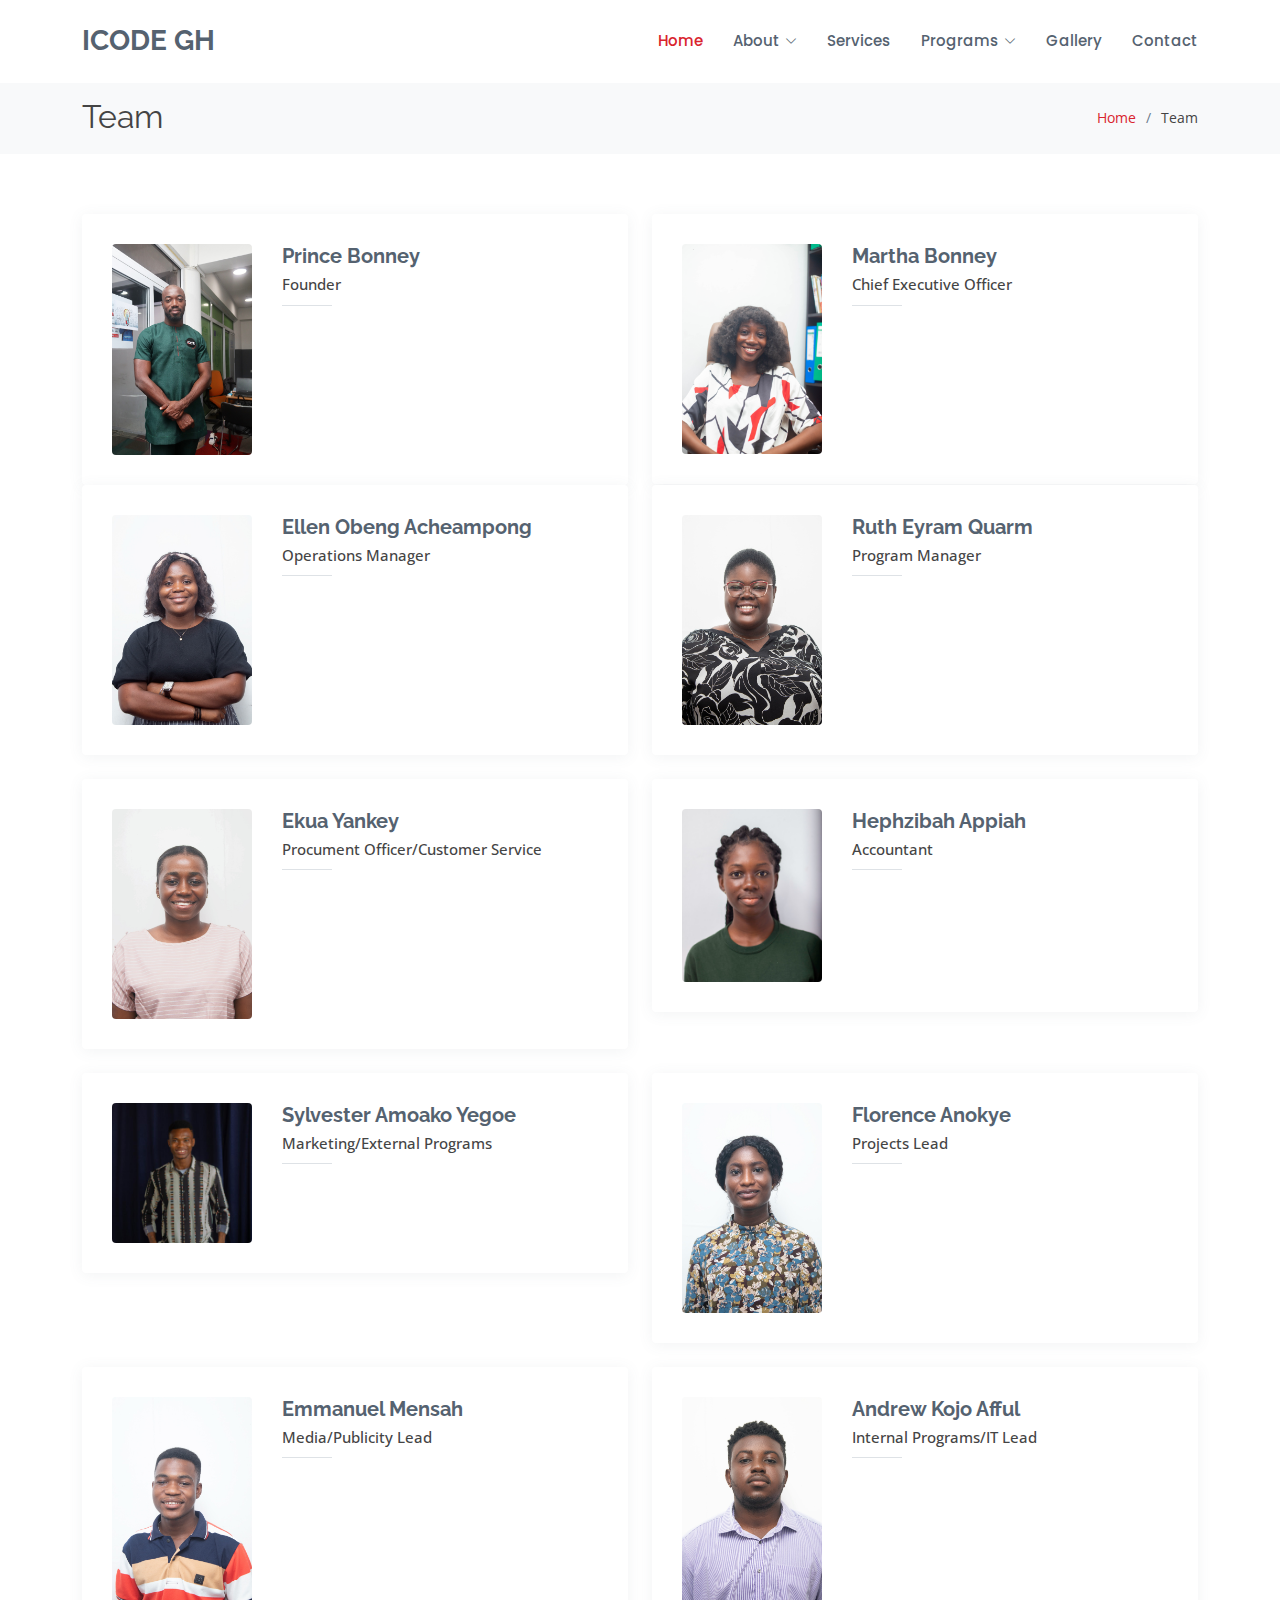
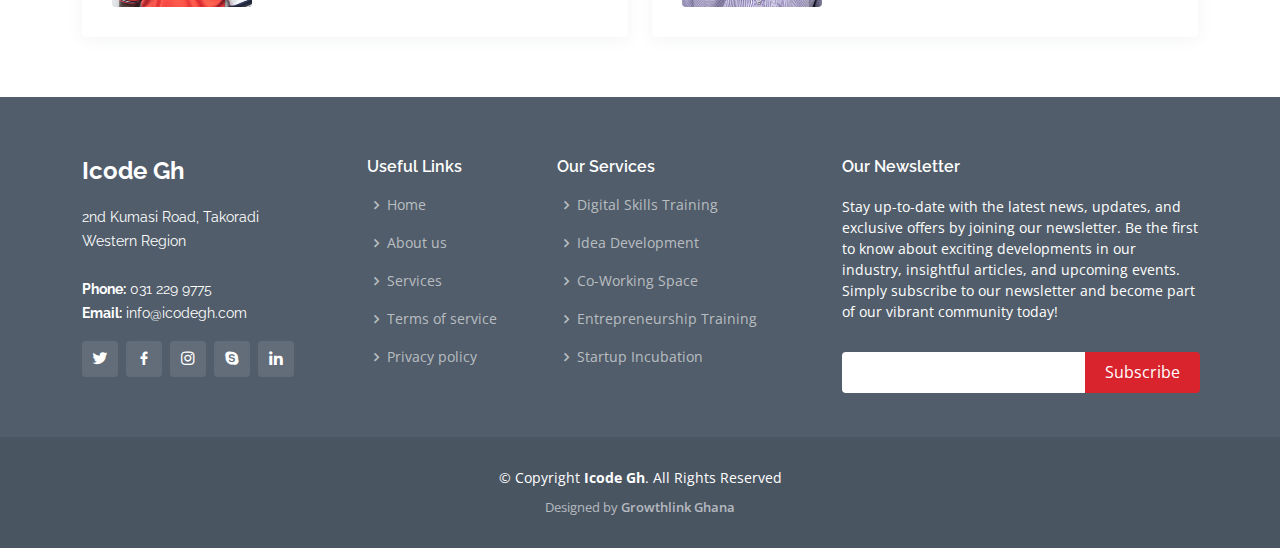
<file: team.html>
<!DOCTYPE html>
<html lang="en">

<head>
  <meta charset="utf-8">
  <meta content="width=device-width, initial-scale=1.0" name="viewport">

  <title>Our Team</title>
  <meta content="" name="description">
  <meta content="" name="keywords">

  <!-- Favicons -->
  <link href="assets/img/icode_img/Icode-removebg-preview.jpg" rel="icon">
  <link href="assets/img/icode_img/Icode-removebg-preview.jpg" rel="apple-touch-icon">

  <!-- Google Fonts -->
  <link href="https://fonts.googleapis.com/css?family=Open+Sans:300,300i,400,400i,600,600i,700,700i|Raleway:300,300i,400,400i,500,500i,600,600i,700,700i|Poppins:300,300i,400,400i,500,500i,600,600i,700,700i" rel="stylesheet">

  <!-- Vendor CSS Files -->
  <link href="assets/vendor/animate.css/animate.min.css" rel="stylesheet">
  <link href="assets/vendor/bootstrap/css/bootstrap.min.css" rel="stylesheet">
  <link href="assets/vendor/bootstrap-icons/bootstrap-icons.css" rel="stylesheet">
  <link href="assets/vendor/boxicons/css/boxicons.min.css" rel="stylesheet">
  <link href="assets/vendor/glightbox/css/glightbox.min.css" rel="stylesheet">
  <link href="assets/vendor/remixicon/remixicon.css" rel="stylesheet">
  <link href="assets/vendor/swiper/swiper-bundle.min.css" rel="stylesheet">

  <!-- Template Main CSS File -->
  <link href="assets/css/style.css" rel="stylesheet">

  
</head>

<body>

  <!-- ======= Header ======= -->
  <header id="header" class="fixed-top d-flex align-items-center">
    <div class="container d-flex align-items-center">

      <h1 class="logo me-auto"><a href="index.html">Icode Gh</a></h1>
      
      <!--<a href="index.html" class="logo me-auto"><img src="assets/img/icode_img/Icode-removebg-preview.jpg" alt="" class="img-fluid"></a>-->

      <nav id="navbar" class="navbar">
        <ul>
          <li><a href="index.html" class="active">Home</a></li>

          <li class="dropdown"><a href="#"><span>About</span> <i class="bi bi-chevron-down"></i></a>
            <ul>
              <li><a href="about.html">About</a></li>
              <li><a href="team.html">Team</a></li>
              <li><a href="testimonials.html">Testimonials</a></li>
            </ul>
          </li>
          <li><a href="services.html">Services</a></li>
          <!--<li><a href="portfolio.html">Portfolio</a></li>-->
          <li class="dropdown"><a href="#"><span>Programs</span> <i class="bi bi-chevron-down"></i></a>
            <ul>
              <li><a href="internalprog.html">Internal</a></li>
              <li><a href="team.html">External</a></li>
              
            </ul>
          <li><a href="gallery.html">Gallery</a></li>

          <li><a href="contact.html">Contact</a></li>
          <!--<li><a href="index.html" class="getstarted">Get Started</a></li>-->
        </ul>
        <i class="bi bi-list mobile-nav-toggle"></i>
      </nav><!-- .navbar -->


    </div>
  </header><!-- End Header -->

  <main id="main">

    <!-- ======= Breadcrumbs ======= -->
    <section id="breadcrumbs" class="breadcrumbs">
      <div class="container">

        <div class="d-flex justify-content-between align-items-center">
          <h2 class="team1"><strong>Team</strong></h2>
          <ol>
            <li><a href="index.html">Home</a></li>
            <li>Team</li>
          </ol>
        </div>

      </div>
    </section><!-- End Breadcrumbs -->

    <!-- ======= Team Section ======= -->
    <section id="team" class="team ">
      <div class="container">

        <div class="row">


          <div class="col-lg-6">
            <div class="member d-flex align-items-start">
              <div class="pic"><img src="assets/img/icode_img/Founder.jpeg" class="img-fluid" alt=""></div>
              <div class="member-info">
                <h4>Prince Bonney</h4>
                <span>Founder</span>
                <p></p>
                <!--<div class="social">
                  <a href=""><i class="ri-twitter-fill"></i></a>
                  <a href=""><i class="ri-facebook-fill"></i></a>
                  <a href=""><i class="ri-instagram-fill"></i></a>
                  <a href=""> <i class="ri-linkedin-box-fill"></i> </a>
                </div>-->
              </div>
            </div>
          </div>

          <div class="col-lg-6">
            <div class="member d-flex align-items-start">
              <div class="pic"><img src="assets/img/icode_img/CEO.jpg" class="img-fluid" alt=""></div>
              <div class="member-info">
                <h4>Martha Bonney</h4>
                <span>Chief Executive Officer</span>
                <p></p>
                <!--<div class="social">
                  <a href=""><i class="ri-twitter-fill"></i></a>
                  <a href=""><i class="ri-facebook-fill"></i></a>
                  <a href=""><i class="ri-instagram-fill"></i></a>
                  <a href=""> <i class="ri-linkedin-box-fill"></i> </a>
                </div>-->
              </div>
            </div>
          </div>

          <div class="col-lg-6">
            <div class="member d-flex align-items-start">
              <div class="pic"><img src="assets/img/team1/ellen.jpeg" class="img-fluid" alt=""></div>
              <div class="member-info">
                <h4>Ellen Obeng Acheampong</h4>
                <span>Operations Manager</span>
                <p></p>
                <!--<div class="social">
                  <a href=""><i class="ri-twitter-fill"></i></a>
                  <a href=""><i class="ri-facebook-fill"></i></a>
                  <a href=""><i class="ri-instagram-fill"></i></a>
                  <a href=""> <i class="ri-linkedin-box-fill"></i> </a>
                </div>-->
              </div>
            </div>
          </div>

          <div class="col-lg-6 mt-4 mt-lg-0">
            <div class="member d-flex align-items-start">
              <div class="pic"><img src="assets/img/team1/eyram.jpeg" class="img-fluid" alt=""></div>
              <div class="member-info">
                <h4>Ruth Eyram Quarm</h4>
                <span>Program Manager</span>
                <p></p>
                <!--<div class="social">
                  <a href=""><i class="ri-twitter-fill"></i></a>
                  <a href=""><i class="ri-facebook-fill"></i></a>
                  <a href=""><i class="ri-instagram-fill"></i></a>
                  <a href=""> <i class="ri-linkedin-box-fill"></i> </a>
                </div>-->
              </div>
            </div>
          </div>

          <div class="col-lg-6 mt-4">
            <div class="member d-flex align-items-start">
              <div class="pic"><img src="assets/img/team1/ekua.jpeg" class="img-fluid" alt=""></div>
              <div class="member-info">
                <h4>Ekua Yankey</h4>
                <span>Procument Officer/Customer Service</span>
                <p></p>
                <!--<div class="social">
                  <a href=""><i class="ri-twitter-fill"></i></a>
                  <a href=""><i class="ri-facebook-fill"></i></a>
                  <a href=""><i class="ri-instagram-fill"></i></a>
                  <a href=""> <i class="ri-linkedin-box-fill"></i> </a>
                </div>-->
              </div>
            </div>
          </div>

          <div class="col-lg-6 mt-4">
            <div class="member d-flex align-items-start">
              <div class="pic"><img src="assets/img/team1/hephy.jpeg" class="img-fluid" alt=""></div>
              <div class="member-info">
                <h4>Hephzibah Appiah</h4>
                <span>Accountant</span>
                <p></p>
                <!--<div class="social">
                  <a href=""><i class="ri-twitter-fill"></i></a>
                  <a href=""><i class="ri-facebook-fill"></i></a>
                  <a href=""><i class="ri-instagram-fill"></i></a>
                  <a href=""> <i class="ri-linkedin-box-fill"></i> </a>
                </div>-->
              </div>
            </div>
          </div>

          <div class="col-lg-6 mt-4">
            <div class="member d-flex align-items-start">
              <div class="pic"><img src="assets/img/team1/Sly1.jpg" class="img-fluid" alt=""></div>
              <div class="member-info">
                <h4>Sylvester Amoako Yegoe</h4>
                <span>Marketing/External Programs</span>
                <p></p>
                <!--<div class="social">
                  <a href=""><i class="ri-twitter-fill"></i></a>
                  <a href=""><i class="ri-facebook-fill"></i></a>
                  <a href=""><i class="ri-instagram-fill"></i></a>
                  <a href=""> <i class="ri-linkedin-box-fill"></i> </a>
                </div>-->
              </div>
            </div>
          </div>

          <div class="col-lg-6 mt-4">
            <div class="member d-flex align-items-start">
              <div class="pic"><img src="assets/img/team1/flo.jpeg" class="img-fluid" alt=""></div>
              <div class="member-info">
                <h4>Florence Anokye</h4>
                <span>Projects Lead</span>
                <p></p>
                <!--<div class="social">
                  <a href=""><i class="ri-twitter-fill"></i></a>
                  <a href=""><i class="ri-facebook-fill"></i></a>
                  <a href=""><i class="ri-instagram-fill"></i></a>
                  <a href=""> <i class="ri-linkedin-box-fill"></i> </a>
                </div>-->
              </div>
            </div>
          </div>

          <div class="col-lg-6 mt-4">
            <div class="member d-flex align-items-start">
              <div class="pic"><img src="assets/img/team1/emma.jpeg" class="img-fluid" alt=""></div>
              <div class="member-info">
                <h4>Emmanuel Mensah</h4>
                <span>Media/Publicity Lead</span>
                <p></p>
                <!--<div class="social">
                  <a href=""><i class="ri-twitter-fill"></i></a>
                  <a href=""><i class="ri-facebook-fill"></i></a>
                  <a href=""><i class="ri-instagram-fill"></i></a>
                  <a href=""> <i class="ri-linkedin-box-fill"></i> </a>
                </div>-->
              </div>
            </div>
          </div>

          <div class="col-lg-6 mt-4">
            <div class="member d-flex align-items-start">
              <div class="pic"><img src="assets/img/team1/andrew.jpeg" class="img-fluid" alt=""></div>
              <div class="member-info">
                <h4>Andrew Kojo Afful</h4>
                <span>Internal Programs/IT Lead</span>
                <p></p>
                <!--<div class="social">
                  <a href=""><i class="ri-twitter-fill"></i></a>
                  <a href=""><i class="ri-facebook-fill"></i></a>
                  <a href=""><i class="ri-instagram-fill"></i></a>
                  <a href=""> <i class="ri-linkedin-box-fill"></i> </a>
                </div>-->
              </div>
            </div>
          </div>



        </div>

      </div>
    </section><!-- End Team Section -->

  </main><!-- End #main -->

 <!-- ======= Footer ======= -->
 <footer id="footer">
  <div class="footer-top">
    <div class="container">
      <div class="row">

        <div class="col-lg-3 col-md-6">
          <div class="footer-info">
            <h3>Icode Gh</h3>
            <p>
              2nd Kumasi Road, Takoradi <br>
              Western Region<br><br>
              <strong>Phone:</strong> 031 229 9775<br>
              <strong>Email:</strong> info@icodegh.com<br>
            </p>
            <div class="social-links mt-3">
              <a href="" class="twitter"><i class="bx bxl-twitter"></i></a>
              <a href="#" class="facebook"><i class="bx bxl-facebook"></i></a>
              <a href="#" class="instagram"><i class="bx bxl-instagram"></i></a>
              <a href="#" class="google-plus"><i class="bx bxl-skype"></i></a>
              <a href="#" class="linkedin"><i class="bx bxl-linkedin"></i></a>
            </div>
          </div>
        </div>

        <div class="col-lg-2 col-md-6 footer-links">
          <h4>Useful Links</h4>
          <ul>
            <li><i class="bx bx-chevron-right"></i> <a href="#">Home</a></li>
            <li><i class="bx bx-chevron-right"></i> <a href="#">About us</a></li>
            <li><i class="bx bx-chevron-right"></i> <a href="#">Services</a></li>
            <li><i class="bx bx-chevron-right"></i> <a href="#">Terms of service</a></li>
            <li><i class="bx bx-chevron-right"></i> <a href="#">Privacy policy</a></li>
          </ul>
        </div>

        <div class="col-lg-3 col-md-6 footer-links">
          <h4>Our Services</h4>
          <ul>
            <li><i class="bx bx-chevron-right"></i> <a href="#">Digital Skills Training</a></li>
            <li><i class="bx bx-chevron-right"></i> <a href="#">Idea Development</a></li>
            <li><i class="bx bx-chevron-right"></i> <a href="#">Co-Working Space</a></li>
            <li><i class="bx bx-chevron-right"></i> <a href="#">Entrepreneurship Training</a></li>
            <li><i class="bx bx-chevron-right"></i> <a href="#">Startup Incubation</a></li>
          </ul>
        </div>

        <div class="col-lg-4 col-md-6 footer-newsletter">
          <h4>Our Newsletter</h4>
          <p>Stay up-to-date with the latest news, updates, and exclusive offers by joining our newsletter. Be the first to know about exciting developments in our industry, insightful articles, and upcoming events. Simply subscribe to our newsletter and become part of our vibrant community today!</p>
          <form action="" method="post">
            <input type="email" name="email"><input type="submit" value="Subscribe">
          </form>

        </div>

      </div>
    </div>
  </div>

  <div class="container">
    <div class="copyright">
      &copy; Copyright <strong><span>Icode Gh</span></strong>. All Rights Reserved
    </div>
    <div class="credits">
      Designed by <a href="https://bootstrapmade.com/">Growthlink Ghana</a>
    </div>
  </div>
</footer><!-- End Footer -->


  <a href="#" class="back-to-top d-flex align-items-center justify-content-center"><i class="bi bi-arrow-up-short"></i></a>

  <!-- Vendor JS Files -->
  <script src="assets/vendor/bootstrap/js/bootstrap.bundle.min.js"></script>
  <script src="assets/vendor/glightbox/js/glightbox.min.js"></script>
  <script src="assets/vendor/isotope-layout/isotope.pkgd.min.js"></script>
  <script src="assets/vendor/swiper/swiper-bundle.min.js"></script>
  <script src="assets/vendor/waypoints/noframework.waypoints.js"></script>
  <script src="assets/vendor/php-email-form/validate.js"></script>

  <!-- Template Main JS File -->
  <script src="assets/js/main.js"></script>

</body>

</html>
</file>
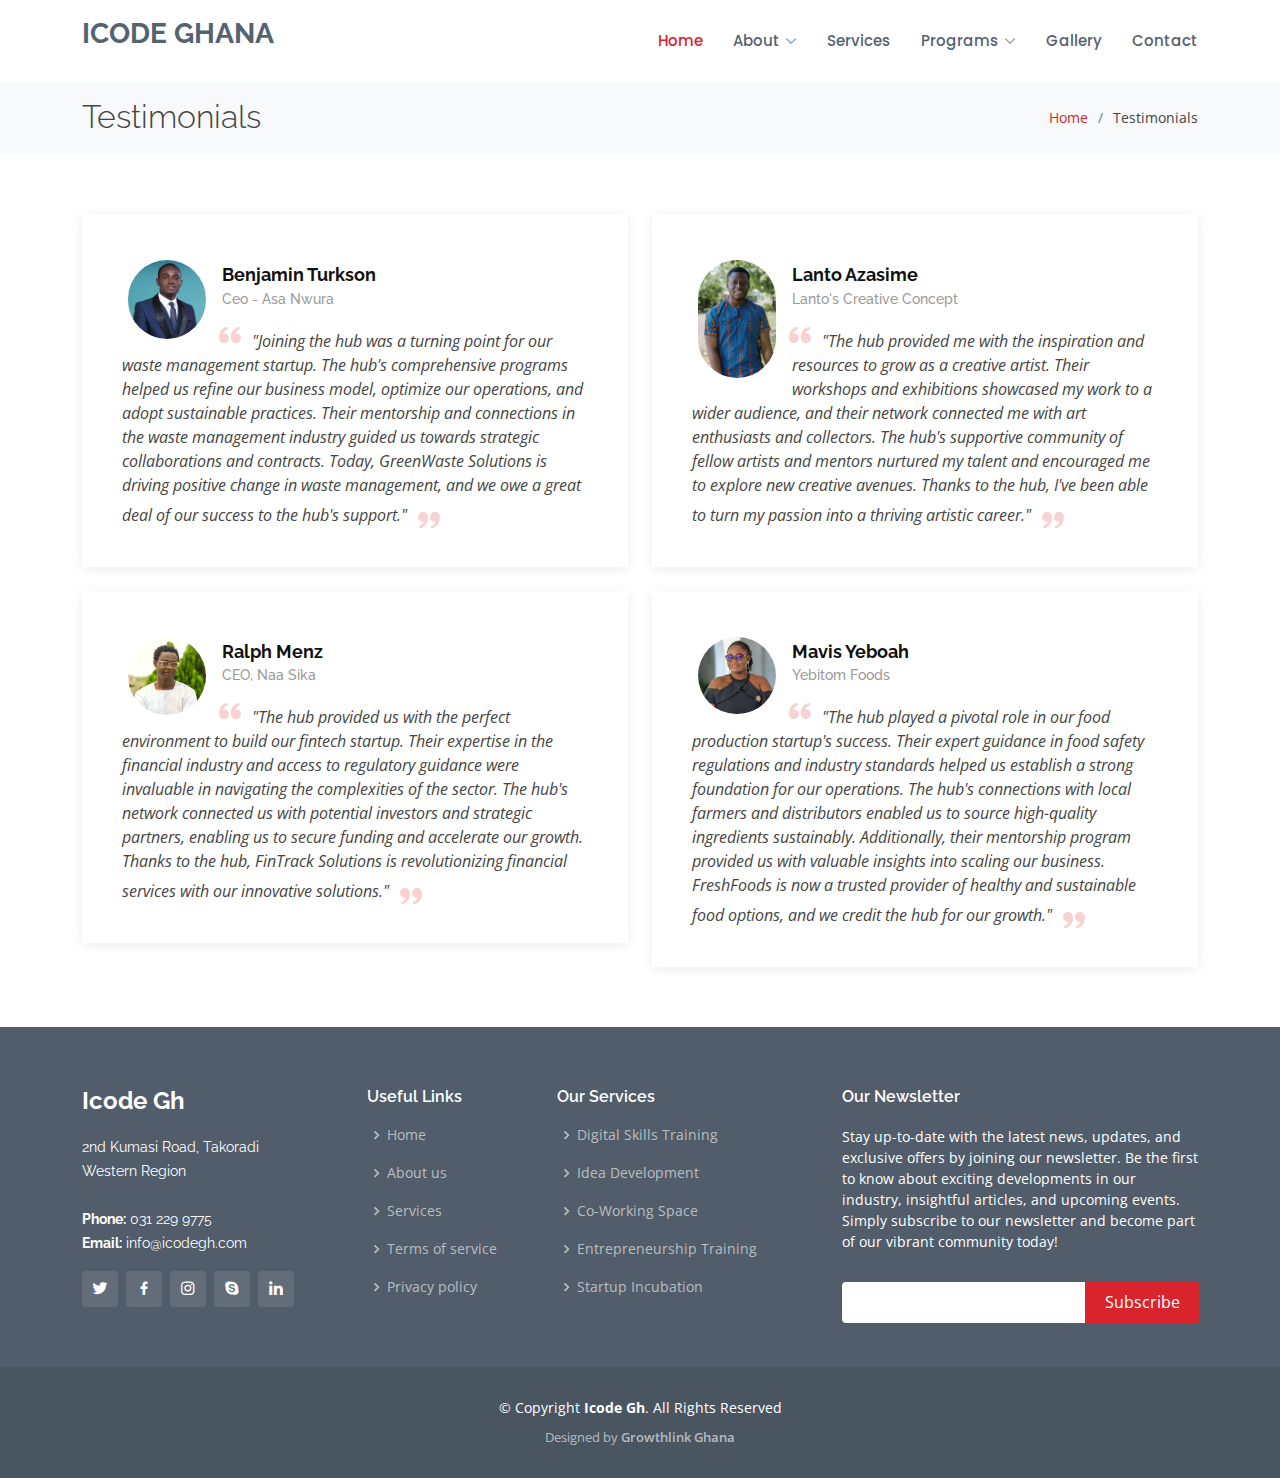
<file: testimonials.html>
<!DOCTYPE html>
<html lang="en">

<head>
  <meta charset="utf-8">
  <meta content="width=device-width, initial-scale=1.0" name="viewport">

  <title>Testimonials</title>
  <meta content="" name="description">
  <meta content="" name="keywords">

  <!-- Favicons -->
  <link href="assets/img/icode_img/Icode-removebg-preview.jpg" rel="icon">
  <link href="assets/img/icode_img/Icode-removebg-preview.jpg" rel="apple-touch-icon">

  <!-- Google Fonts -->
  <link href="https://fonts.googleapis.com/css?family=Open+Sans:300,300i,400,400i,600,600i,700,700i|Raleway:300,300i,400,400i,500,500i,600,600i,700,700i|Poppins:300,300i,400,400i,500,500i,600,600i,700,700i" rel="stylesheet">

  <!-- Vendor CSS Files -->
  <link href="assets/vendor/animate.css/animate.min.css" rel="stylesheet">
  <link href="assets/vendor/bootstrap/css/bootstrap.min.css" rel="stylesheet">
  <link href="assets/vendor/bootstrap-icons/bootstrap-icons.css" rel="stylesheet">
  <link href="assets/vendor/boxicons/css/boxicons.min.css" rel="stylesheet">
  <link href="assets/vendor/glightbox/css/glightbox.min.css" rel="stylesheet">
  <link href="assets/vendor/remixicon/remixicon.css" rel="stylesheet">
  <link href="assets/vendor/swiper/swiper-bundle.min.css" rel="stylesheet">

  <!-- Template Main CSS File -->
  <link href="assets/css/style.css" rel="stylesheet">


</head>

<body>

<!-- ======= Header ======= -->
<header id="header" class="fixed-top d-flex align-items-left">
  <div class="container d-flex align-items-left">

    <h1 class="logo me-auto"><a href="index.html">Icode Ghana</a></h1>
    
    <!--<a href="index.html" class="logo me-auto justify-content-lg-start"><img src="assets/img/icode_img/Icode-removebg-preview-removebg-preview.png" alt="" class="img-fluid"></a>-->

    <nav id="navbar" class="navbar">
      <ul>
        <li><a href="index.html" class="active">Home</a></li>

        <li class="dropdown"><a href="#"><span>About</span> <i class="bi bi-chevron-down"></i></a>
          <ul>
            <li><a href="about.html">About</a></li>
            <li><a href="team.html">Team</a></li>
            <li><a href="testimonials.html">Testimonials</a></li>
          </ul>
        </li>
        <li><a href="services.html">Services</a></li>
        <!--<li><a href="portfolio.html">Portfolio</a></li>-->
        <li class="dropdown"><a href="#"><span>Programs</span> <i class="bi bi-chevron-down"></i></a>
          <ul>
            <li><a href="internalprog.html">Internal</a></li>
            <li><a href="#">External</a></li>
            
          </ul>
        <li><a href="blog.html">Gallery</a></li>

        <li><a href="contact.html">Contact</a></li>
        <!--<li><a href="index.html" class="getstarted">Get Started</a></li>-->
      </ul>
      <i class="bi bi-list mobile-nav-toggle"></i>
    </nav><!-- .navbar -->

  </div>
</header><!-- End Header -->

  <main id="main">

    <!-- ======= Breadcrumbs ======= -->
    <section id="breadcrumbs" class="breadcrumbs">
      <div class="container">

        <div class="d-flex justify-content-between align-items-center">
          <h2>Testimonials</h2>
          <ol>
            <li><a href="index.html">Home</a></li>
            <li>Testimonials</li>
          </ol>
        </div>

      </div>
    </section><!-- End Breadcrumbs -->

    <!-- ======= Testimonials Section ======= -->
    <section id="testimonials" class="testimonials">
      <div class="container">

        <div class="row">

          <div class="col-lg-6">
            <div class="testimonial-item">
              <img src="assets/img/testimony/asanwura.jpg" class="testimonial-img" alt="">
              <h3>Benjamin Turkson</h3>
              <h4>Ceo - Asa Nwura</h4>
              <p>
                <i class="bx bxs-quote-alt-left quote-icon-left"></i>
                "Joining the hub was a turning point for our waste management startup. The hub's comprehensive programs helped us refine our business model, optimize our operations, and adopt sustainable practices. Their mentorship and connections in the waste management industry guided us towards strategic collaborations and contracts. Today, GreenWaste Solutions is driving positive change in waste management, and we owe a great deal of our success to the hub's support."
                <i class="bx bxs-quote-alt-right quote-icon-right"></i>
              </p>
            </div>
          </div>

          <div class="col-lg-6">
            <div class="testimonial-item mt-4 mt-lg-0">
              <img src="assets/img/testimony/lanto.jpg" class="testimonial-img" alt="">
              <h3>Lanto Azasime</h3>
              <h4>Lanto's Creative Concept</h4>
              <p>
                <i class="bx bxs-quote-alt-left quote-icon-left"></i>
                "The hub provided me with the inspiration and resources to grow as a creative artist. Their workshops and exhibitions showcased my work to a wider audience, and their network connected me with art enthusiasts and collectors. The hub's supportive community of fellow artists and mentors nurtured my talent and encouraged me to explore new creative avenues. Thanks to the hub, I've been able to turn my passion into a thriving artistic career."
                <i class="bx bxs-quote-alt-right quote-icon-right"></i>
              </p>
            </div>
          </div>

          <div class="col-lg-6">
            <div class="testimonial-item mt-4">
              <img src="assets/img/testimony/naa sika.jpg" class="testimonial-img" alt="">
              <h3>Ralph Menz</h3>
              <h4>CEO, Naa Sika</h4>
              <p>
                <i class="bx bxs-quote-alt-left quote-icon-left"></i>
                "The hub provided us with the perfect environment to build our fintech startup. Their expertise in the financial industry and access to regulatory guidance were invaluable in navigating the complexities of the sector. The hub's network connected us with potential investors and strategic partners, enabling us to secure funding and accelerate our growth. Thanks to the hub, FinTrack Solutions is revolutionizing financial services with our innovative solutions."


                <i class="bx bxs-quote-alt-right quote-icon-right"></i>
              </p>
            </div>
          </div>

          <div class="col-lg-6">
            <div class="testimonial-item mt-4">
              <img src="assets/img/testimony/yebitom.jpg" class="testimonial-img" alt="">
              <h3>Mavis Yeboah</h3>
              <h4>Yebitom Foods</h4>
              <p>
                <i class="bx bxs-quote-alt-left quote-icon-left"></i>
                "The hub played a pivotal role in our food production startup's success. Their expert guidance in food safety regulations and industry standards helped us establish a strong foundation for our operations. The hub's connections with local farmers and distributors enabled us to source high-quality ingredients sustainably. Additionally, their mentorship program provided us with valuable insights into scaling our business. FreshFoods is now a trusted provider of healthy and sustainable food options, and we credit the hub for our growth."
                <i class="bx bxs-quote-alt-right quote-icon-right"></i>
              </p>
            </div>
          </div>

          <!--<div class="col-lg-6">
            <div class="testimonial-item mt-4">
              <img src="assets/img/testimonials/testimonials-5.jpg" class="testimonial-img" alt="">
              <h3>John Larson</h3>
              <h4>Entrepreneur</h4>
              <p>
                <i class="bx bxs-quote-alt-left quote-icon-left"></i>
                Quis quorum aliqua sint quem legam fore sunt eram irure aliqua veniam tempor noster veniam enim culpa labore duis sunt culpa nulla illum cillum fugiat legam esse veniam culpa fore nisi cillum quid.
                <i class="bx bxs-quote-alt-right quote-icon-right"></i>
              </p>
            </div>
          </div>-->

          <!--<div class="col-lg-6">
            <div class="testimonial-item mt-4">
              <img src="assets/img/testimonials/testimonials-6.jpg" class="testimonial-img" alt="">
              <h3>Emily Harison</h3>
              <h4>Store Owner</h4>
              <p>
                <i class="bx bxs-quote-alt-left quote-icon-left"></i>
                Eius ipsam praesentium dolor quaerat inventore rerum odio. Quos laudantium adipisci eius. Accusamus qui iste cupiditate sed temporibus est aspernatur. Sequi officiis ea et quia quidem.
                <i class="bx bxs-quote-alt-right quote-icon-right"></i>
              </p>
            </div>
          </div>-->

        </div>

      </div>
    </section><!-- End Testimonials Section -->

  </main><!-- End #main -->

   <!-- ======= Footer ======= -->
   <footer id="footer">
    <div class="footer-top">
      <div class="container">
        <div class="row">

          <div class="col-lg-3 col-md-6">
            <div class="footer-info">
              <h3>Icode Gh</h3>
              <p>
                2nd Kumasi Road, Takoradi <br>
                Western Region<br><br>
                <strong>Phone:</strong> 031 229 9775<br>
                <strong>Email:</strong> info@icodegh.com<br>
              </p>
              <div class="social-links mt-3">
                <a href="#" class="twitter"><i class="bx bxl-twitter"></i></a>
                <a href="#" class="facebook"><i class="bx bxl-facebook"></i></a>
                <a href="#" class="instagram"><i class="bx bxl-instagram"></i></a>
                <a href="#" class="google-plus"><i class="bx bxl-skype"></i></a>
                <a href="#" class="linkedin"><i class="bx bxl-linkedin"></i></a>
              </div>
            </div>
          </div>

          <div class="col-lg-2 col-md-6 footer-links">
            <h4>Useful Links</h4>
            <ul>
              <li><i class="bx bx-chevron-right"></i> <a href="#">Home</a></li>
              <li><i class="bx bx-chevron-right"></i> <a href="#">About us</a></li>
              <li><i class="bx bx-chevron-right"></i> <a href="#">Services</a></li>
              <li><i class="bx bx-chevron-right"></i> <a href="#">Terms of service</a></li>
              <li><i class="bx bx-chevron-right"></i> <a href="#">Privacy policy</a></li>
            </ul>
          </div>

          <div class="col-lg-3 col-md-6 footer-links">
            <h4>Our Services</h4>
            <ul>
              <li><i class="bx bx-chevron-right"></i> <a href="#">Digital Skills Training</a></li>
              <li><i class="bx bx-chevron-right"></i> <a href="#">Idea Development</a></li>
              <li><i class="bx bx-chevron-right"></i> <a href="#">Co-Working Space</a></li>
              <li><i class="bx bx-chevron-right"></i> <a href="#">Entrepreneurship Training</a></li>
              <li><i class="bx bx-chevron-right"></i> <a href="#">Startup Incubation</a></li>
            </ul>
          </div>

          <div class="col-lg-4 col-md-6 footer-newsletter">
            <h4>Our Newsletter</h4>
            <p>Stay up-to-date with the latest news, updates, and exclusive offers by joining our newsletter. Be the first to know about exciting developments in our industry, insightful articles, and upcoming events. Simply subscribe to our newsletter and become part of our vibrant community today!</p>
            <form action="" method="post">
              <input type="email" name="email"><input type="submit" value="Subscribe">
            </form>

          </div>

        </div>
      </div>
    </div>

    <div class="container">
      <div class="copyright">
        &copy; Copyright <strong><span>Icode Gh</span></strong>. All Rights Reserved
      </div>
      <div class="credits">
        Designed by <a href="https://bootstrapmade.com/">Growthlink Ghana</a>
      </div>
    </div>
  </footer><!-- End Footer -->

  <a href="#" class="back-to-top d-flex align-items-center justify-content-center"><i class="bi bi-arrow-up-short"></i></a>

  <!-- Vendor JS Files -->
  <script src="assets/vendor/bootstrap/js/bootstrap.bundle.min.js"></script>
  <script src="assets/vendor/glightbox/js/glightbox.min.js"></script>
  <script src="assets/vendor/isotope-layout/isotope.pkgd.min.js"></script>
  <script src="assets/vendor/swiper/swiper-bundle.min.js"></script>
  <script src="assets/vendor/waypoints/noframework.waypoints.js"></script>
  <script src="assets/vendor/php-email-form/validate.js"></script>

  <!-- Template Main JS File -->
  <script src="assets/js/main.js"></script>

</body>

</html>
</file>
<file: assets/css/style.css>
.container_one {
  padding: 20px;
  margin: 100px;
}
.gallery-img {
  width: 400px;
  height: 300px;
  object-fit: cover;
  margin-bottom: 20px;
  border-radius: 15px;
}
.gallery-caption {
  text-align: center;
  font-weight: bold;
}


.team1{
  text-align: center;
}







.internal{
  text-align: center;
}


.card{
  margin-top: 20px;
  margin-bottom: 20px;
  margin-left: 20px;
  margin-right: 20px;
}

body {
  font-family: "Open Sans", sans-serif;
  color: #444444;
}

a {
  text-decoration: none;
  color: #d9232d;
}

a:hover {
  color: #e24d55;
  text-decoration: none;
}

h1,
h2,
h3,
h4,
h5,
h6 {
  font-family: "Raleway", sans-serif;
}

/*--------------------------------------------------------------
# Back to top button
--------------------------------------------------------------*/
.back-to-top {
  position: fixed;
  visibility: hidden;
  opacity: 0;
  right: 15px;
  bottom: 15px;
  z-index: 996;
  background: #d9232d;
  width: 40px;
  height: 40px;
  border-radius: 4px;
  transition: all 0.4s;
}

.back-to-top i {
  font-size: 28px;
  color: #fff;
  line-height: 0;
}

.back-to-top:hover {
  background: #e1444d;
  color: #fff;
}

.back-to-top.active {
  visibility: visible;
  opacity: 1;
}

/*--------------------------------------------------------------
# Header
--------------------------------------------------------------*/
#header {
  background: white;
  transition: all 0.5s;
  z-index: 997;
  padding: 20px 0;
}

#header.header-scrolled {
  box-shadow: 0px 2px 15px rgba(0, 0, 0, 0.1);
  padding: 12px 0;
}

#header.header-inner-pages {
  box-shadow: 0px 2px 15px rgba(0, 0, 0, 0.1);
}

#header .logo {
  font-size: 28px;
  margin: 0;
  padding: 0;
  line-height: 1;
  font-weight: 700;
  text-transform: uppercase;
}

#header .logo a {
  color: #556270;
}

#header .logo img {
  max-height: 40px;
}

/*--------------------------------------------------------------
# Navigation Menu
--------------------------------------------------------------*/
/**
* Desktop Navigation 
*/
.navbar {
  padding: 0;
}

.navbar ul {
  margin: 0;
  padding: 0;
  display: flex;
  list-style: none;
  align-items: center;
}

.navbar li {
  position: relative;
}

.navbar a,
.navbar a:focus {
  display: flex;
  align-items: center;
  justify-content: space-between;
  padding: 10px 0 10px 30px;
  font-family: "Poppins", sans-serif;
  font-size: 15px;
  font-weight: 500;
  color: #556270;
  white-space: nowrap;
  transition: 0.3s;
}

.navbar a i,
.navbar a:focus i {
  font-size: 12px;
  line-height: 0;
  margin-left: 5px;
}

.navbar a:hover,
.navbar .active,
.navbar .active:focus,
.navbar li:hover>a {
  color: #d9232d;
}

.navbar .getstarted,
.navbar .getstarted:focus {
  background: #d9232d;
  padding: 8px 25px;
  margin-left: 30px;
  border-radius: 4px;
  font-weight: 400;
  color: #fff;
}

.navbar .getstarted:hover,
.navbar .getstarted:focus:hover {
  color: #fff;
  background: #e1444d;
}

.navbar .dropdown ul {
  display: block;
  position: absolute;
  left: 14px;
  top: calc(100% + 30px);
  margin: 0;
  padding: 10px 0;
  z-index: 99;
  opacity: 0;
  visibility: hidden;
  background: #fff;
  box-shadow: 0px 0px 30px rgba(127, 137, 161, 0.25);
  transition: 0.3s;
}

.navbar .dropdown ul li {
  min-width: 200px;
}

.navbar .dropdown ul a {
  padding: 10px 20px;
  font-size: 15px;
  text-transform: none;
  font-weight: 400;
}

.navbar .dropdown ul a i {
  font-size: 12px;
}

.navbar .dropdown ul a:hover,
.navbar .dropdown ul .active:hover,
.navbar .dropdown ul li:hover>a {
  color: #d9232d;
}

.navbar .dropdown:hover>ul {
  opacity: 1;
  top: 100%;
  visibility: visible;
}

.navbar .dropdown .dropdown ul {
  top: 0;
  left: calc(100% - 30px);
  visibility: hidden;
}

.navbar .dropdown .dropdown:hover>ul {
  opacity: 1;
  top: 0;
  left: 100%;
  visibility: visible;
}

@media (max-width: 1366px) {
  .navbar .dropdown .dropdown ul {
    left: -90%;
  }

  .navbar .dropdown .dropdown:hover>ul {
    left: -100%;
  }
}

/**
* Mobile Navigation 
*/
.mobile-nav-toggle {
  color: #556270;
  font-size: 28px;
  cursor: pointer;
  display: none;
  line-height: 0;
  transition: 0.5s;
}

.mobile-nav-toggle.bi-x {
  color: #fff;
}

@media (max-width: 991px) {
  .mobile-nav-toggle {
    display: block;
  }

  .navbar ul {
    display: none;
  }
}

.navbar-mobile {
  position: fixed;
  overflow: hidden;
  top: 0;
  right: 0;
  left: 0;
  bottom: 0;
  background: rgba(63, 73, 83, 0.9);
  transition: 0.3s;
  z-index: 999;
}

.navbar-mobile .mobile-nav-toggle {
  position: absolute;
  top: 15px;
  right: 15px;
}

.navbar-mobile ul {
  display: block;
  position: absolute;
  top: 55px;
  right: 15px;
  bottom: 15px;
  left: 15px;
  padding: 10px 0;
  background-color: #fff;
  overflow-y: auto;
  transition: 0.3s;
}

.navbar-mobile a,
.navbar-mobile a:focus {
  padding: 10px 20px;
  font-size: 15px;
  color: #556270;
}

.navbar-mobile a:hover,
.navbar-mobile .active,
.navbar-mobile li:hover>a {
  color: #d9232d;
}

.navbar-mobile .getstarted,
.navbar-mobile .getstarted:focus {
  margin: 15px;
}

.navbar-mobile .dropdown ul {
  position: static;
  display: none;
  margin: 10px 20px;
  padding: 10px 0;
  z-index: 99;
  opacity: 1;
  visibility: visible;
  background: #fff;
  box-shadow: 0px 0px 30px rgba(127, 137, 161, 0.25);
}

.navbar-mobile .dropdown ul li {
  min-width: 200px;
}

.navbar-mobile .dropdown ul a {
  padding: 10px 20px;
}

.navbar-mobile .dropdown ul a i {
  font-size: 12px;
}

.navbar-mobile .dropdown ul a:hover,
.navbar-mobile .dropdown ul .active:hover,
.navbar-mobile .dropdown ul li:hover>a {
  color: #d9232d;
}

.navbar-mobile .dropdown>.dropdown-active {
  display: block;
}

/*--------------------------------------------------------------
# Hero Section
--------------------------------------------------------------*/
#hero {
  width: 100%;
  height: 100vh;
  background-color: rgba(63, 73, 83, 0.8);
  overflow: hidden;
  position: relative;
}

#hero .carousel,
#hero .carousel-inner,
#hero .carousel-item,
#hero .carousel-item::before {
  position: absolute;
  top: 0;
  right: 0;
  left: 0;
  bottom: 0;
}

#hero .carousel-item {
  background-size: cover;
  background-position: center;
  background-repeat: no-repeat;
}

#hero .carousel-item::before {
  content: "";
  background-color: rgba(30, 35, 40, 0.6);
}

#hero .carousel-container {
  display: flex;
  justify-content: center;
  align-items: center;
  position: absolute;
  bottom: 0;
  top: 70px;
  left: 50px;
  right: 50px;
}

#hero .container {
  text-align: center;
}

#hero h2 {
  color: #fff;
  margin-bottom: 20px;
  font-size: 48px;
  font-weight: 700;
}

#hero p {
  animation-delay: 0.4s;
  margin: 0 auto 30px auto;
  color: #fff;
}

#hero .carousel-inner .carousel-item {
  transition-property: opacity;
  background-position: center top;
}

#hero .carousel-inner .carousel-item,
#hero .carousel-inner .active.carousel-item-start,
#hero .carousel-inner .active.carousel-item-end {
  opacity: 0;
}

#hero .carousel-inner .active,
#hero .carousel-inner .carousel-item-next.carousel-item-start,
#hero .carousel-inner .carousel-item-prev.carousel-item-end {
  opacity: 1;
  transition: 0.5s;
}

#hero .carousel-inner .carousel-item-next,
#hero .carousel-inner .carousel-item-prev,
#hero .carousel-inner .active.carousel-item-start,
#hero .carousel-inner .active.carousel-item-end {
  left: 0;
  transform: translate3d(0, 0, 0);
}

#hero .carousel-control-next-icon,
#hero .carousel-control-prev-icon {
  background: none;
  font-size: 30px;
  line-height: 0;
  width: auto;
  height: auto;
  background: rgba(255, 255, 255, 0.2);
  border-radius: 50px;
  transition: 0.3s;
  color: rgba(255, 255, 255, 0.5);
  width: 54px;
  height: 54px;
  display: flex;
  align-items: center;
  justify-content: center;
}

#hero .carousel-control-next-icon:hover,
#hero .carousel-control-prev-icon:hover {
  background: rgba(255, 255, 255, 0.3);
  color: rgba(255, 255, 255, 0.8);
}

#hero .carousel-indicators li {
  cursor: pointer;
  background: #fff;
  overflow: hidden;
  border: 0;
  width: 12px;
  height: 12px;
  border-radius: 50px;
  opacity: 0.6;
  transition: 0.3s;
}

#hero .carousel-indicators li.active {
  opacity: 1;
  background: #d9232d;
}

#hero .btn-get-started {
  font-family: "Raleway", sans-serif;
  font-weight: 500;
  font-size: 14px;
  letter-spacing: 1px;
  display: inline-block;
  padding: 14px 32px;
  border-radius: 4px;
  transition: 0.5s;
  line-height: 1;
  color: #fff;
  animation-delay: 0.8s;
  background: #d9232d;
}

#hero .btn-get-started:hover {
  background: #df3740;
}

@media (max-width: 992px) {
  #hero {
    height: 100vh;
  }

  #hero .carousel-container {
    top: 8px;
  }
}

@media (max-width: 768px) {
  #hero h2 {
    font-size: 28px;
  }
}

@media (min-width: 1024px) {

  #hero .carousel-control-prev,
  #hero .carousel-control-next {
    width: 5%;
  }
}

@media (max-height: 500px) {
  #hero {
    height: 120vh;
  }
}

/*--------------------------------------------------------------
# Sections General
--------------------------------------------------------------*/
section {
  padding: 60px 0;
  overflow: hidden;
}

.section-bg,
.services .icon-box {
  background-color: #f8f9fa;
}

.section-title {
  padding-bottom: 40px;
}

.section-title h2 {
  font-size: 14px;
  font-weight: 500;
  padding: 0;
  line-height: 1px;
  margin: 0 0 5px 0;
  letter-spacing: 2px;
  text-transform: uppercase;
  color: #aaaaaa;
  font-family: "Poppins", sans-serif;
}

.section-title h2::after {
  content: "";
  width: 120px;
  height: 1px;
  display: inline-block;
  background: #e6636a;
  margin: 4px 10px;
}

.section-title p {
  margin: 0;
  margin: 0;
  font-size: 36px;
  font-weight: 700;
  text-transform: uppercase;
  font-family: "Poppins", sans-serif;
  color: #556270;
}

/*--------------------------------------------------------------
# Breadcrumbs
--------------------------------------------------------------*/
.breadcrumbs {
  padding: 18px 0;
  background: #f8f9fa;
  min-height: 40px;
  margin-top: 80px;
}

.breadcrumbs h2 {
  font-size: 32px;
  font-weight: 300;
  margin: 0;
}

.breadcrumbs ol {
  display: flex;
  flex-wrap: wrap;
  list-style: none;
  padding: 0;
  margin: 0;
  font-size: 14px;
}

.breadcrumbs ol li+li {
  padding-left: 10px;
}

.breadcrumbs ol li+li::before {
  display: inline-block;
  padding-right: 10px;
  color: #6b7b8d;
  content: "/";
}

@media (max-width: 992px) {
  .breadcrumbs {
    margin-top: 58px;
  }

  .breadcrumbs .d-flex {
    display: block !important;
  }

  .breadcrumbs h2 {
    margin-bottom: 10px;
  }

  .breadcrumbs ol {
    display: block;
  }

  .breadcrumbs ol li {
    display: inline-block;
  }
}

/*--------------------------------------------------------------
# About
--------------------------------------------------------------*/
.about .content h2 {
  font-weight: 700;
  font-size: 48px;
  line-height: 60px;
  margin-bottom: 20px;
  text-transform: uppercase;
}

.about .content h3 {
  font-weight: 500;
  line-height: 32px;
  font-size: 24px;
}

.about .content ul {
  list-style: none;
  padding: 0;
}

.about .content ul li {
  padding: 10px 0 0 28px;
  position: relative;
}

.about .content ul i {
  left: 0;
  top: 7px;
  position: absolute;
  font-size: 20px;
  color: #d9232d;
}

.about .content p:last-child {
  margin-bottom: 0;
}

/*--------------------------------------------------------------
# Clients
--------------------------------------------------------------*/
.clients {
  padding: 15px 0;
  text-align: center;
}

.clients img {
  max-width: 45%;
  transition: all 0.4s ease-in-out;
  display: inline-block;
  padding: 15px 0;
  filter: grayscale(100);
}

.clients img:hover {
  filter: none;
  transform: scale(1.15);
}

@media (max-width: 768px) {
  .clients img {
    max-width: 40%;
  }
}

/*--------------------------------------------------------------
# Services
--------------------------------------------------------------*/
.services .icon-box {
  margin-bottom: 20px;
  padding: 30px;
  border-radius: 6px;
}

.services .icon-box i {
  float: left;
  color: #d9232d;
  font-size: 40px;
}

.services .icon-box h4 {
  margin-left: 70px;
  font-weight: 700;
  margin-bottom: 15px;
  font-size: 18px;
}

.services .icon-box h4 a {
  color: #556270;
  transition: 0.3s;
}

.services .icon-box p {
  margin-left: 70px;
  line-height: 24px;
  font-size: 14px;
}

.services .icon-box:hover h4 a {
  color: #d9232d;
}

/*--------------------------------------------------------------
# Portfolio
--------------------------------------------------------------*/
.portfolio .portfolio-item {
  margin-bottom: 30px;
}

.portfolio #portfolio-flters {
  padding: 0;
  margin: 0 auto 20px auto;
  list-style: none;
  text-align: center;
}

.portfolio #portfolio-flters li {
  cursor: pointer;
  display: inline-block;
  padding: 8px 15px 10px 15px;
  font-size: 14px;
  font-weight: 600;
  line-height: 1;
  text-transform: uppercase;
  color: #444444;
  margin-bottom: 5px;
  transition: all 0.3s ease-in-out;
  border-radius: 3px;
}

.portfolio #portfolio-flters li:hover,
.portfolio #portfolio-flters li.filter-active {
  color: #fff;
  background: #d9232d;
}

.portfolio #portfolio-flters li:last-child {
  margin-right: 0;
}

.portfolio .portfolio-wrap {
  transition: 0.3s;
  position: relative;
  overflow: hidden;
  z-index: 1;
  background: rgba(85, 98, 112, 0.6);
}

.portfolio .portfolio-wrap::before {
  content: "";
  background: rgba(85, 98, 112, 0.6);
  position: absolute;
  left: 0;
  right: 0;
  top: 0;
  bottom: 0;
  transition: all ease-in-out 0.3s;
  z-index: 2;
  opacity: 0;
}

.portfolio .portfolio-wrap img {
  transition: all ease-in-out 0.3s;
}

.portfolio .portfolio-wrap .portfolio-info {
  opacity: 0;
  position: absolute;
  top: 0;
  left: 0;
  right: 0;
  bottom: 0;
  z-index: 3;
  transition: all ease-in-out 0.3s;
  display: flex;
  flex-direction: column;
  justify-content: flex-end;
  align-items: flex-start;
  padding: 20px;
}

.portfolio .portfolio-wrap .portfolio-info h4 {
  font-size: 20px;
  color: #fff;
  font-weight: 600;
}

.portfolio .portfolio-wrap .portfolio-info p {
  color: rgba(255, 255, 255, 0.7);
  font-size: 14px;
  text-transform: uppercase;
  padding: 0;
  margin: 0;
  font-style: italic;
}

.portfolio .portfolio-wrap .portfolio-links {
  text-align: center;
  z-index: 4;
}

.portfolio .portfolio-wrap .portfolio-links a {
  color: rgba(255, 255, 255, 0.6);
  margin: 0 5px 0 0;
  font-size: 28px;
  display: inline-block;
  transition: 0.3s;
}

.portfolio .portfolio-wrap .portfolio-links a:hover {
  color: white;
}

.portfolio .portfolio-wrap:hover::before {
  opacity: 1;
}

.portfolio .portfolio-wrap:hover img {
  transform: scale(1.2);
}

.portfolio .portfolio-wrap:hover .portfolio-info {
  opacity: 1;
}

/*--------------------------------------------------------------
# Portfolio Details
--------------------------------------------------------------*/
.portfolio-details {
  padding-top: 40px;
}

.portfolio-details .portfolio-details-slider img {
  width: 100%;
}

.portfolio-details .portfolio-details-slider .swiper-pagination {
  margin-top: 20px;
  position: relative;
}

.portfolio-details .portfolio-details-slider .swiper-pagination .swiper-pagination-bullet {
  width: 12px;
  height: 12px;
  background-color: #fff;
  opacity: 1;
  border: 1px solid #d9232d;
}

.portfolio-details .portfolio-details-slider .swiper-pagination .swiper-pagination-bullet-active {
  background-color: #d9232d;
}

.portfolio-details .portfolio-info {
  padding: 30px;
  box-shadow: 0px 0 30px rgba(85, 98, 112, 0.08);
}

.portfolio-details .portfolio-info h3 {
  font-size: 22px;
  font-weight: 700;
  margin-bottom: 20px;
  padding-bottom: 20px;
  border-bottom: 1px solid #eee;
}

.portfolio-details .portfolio-info ul {
  list-style: none;
  padding: 0;
  font-size: 15px;
}

.portfolio-details .portfolio-info ul li+li {
  margin-top: 10px;
}

.portfolio-details .portfolio-description {
  padding-top: 30px;
}

.portfolio-details .portfolio-description h2 {
  font-size: 26px;
  font-weight: 700;
  margin-bottom: 20px;
}

.portfolio-details .portfolio-description p {
  padding: 0;
}

/*--------------------------------------------------------------
# Our Team
--------------------------------------------------------------*/
.team .member {
  position: relative;
  box-shadow: 0px 2px 15px rgba(85, 98, 112, 0.08);
  padding: 30px;
  border-radius: 4px;
  background: white;
}

.team .member .pic {
  overflow: hidden;
  width: 140px;
  border-radius: 4px;
}

.team .member .pic img {
  transition: ease-in-out 0.3s;
}

.team .member:hover img {
  transform: scale(1.1);
}

.team .member .member-info {
  padding-left: 30px;
}

.team .member h4 {
  font-weight: 700;
  margin-bottom: 5px;
  font-size: 20px;
  color: #556270;
}

.team .member span {
  display: block;
  font-size: 15px;
  padding-bottom: 10px;
  position: relative;
  font-weight: 500;
}

.team .member span::after {
  content: "";
  position: absolute;
  display: block;
  width: 50px;
  height: 1px;
  background: #dee2e6;
  bottom: 0;
  left: 0;
}

.team .member p {
  margin: 10px 0 0 0;
  font-size: 14px;
}

.team .member .social {
  margin-top: 12px;
  display: flex;
  align-items: center;
  justify-content: flex-start;
}

.team .member .social a {
  transition: ease-in-out 0.3s;
  display: flex;
  align-items: center;
  justify-content: center;
  border-radius: 4px;
  width: 32px;
  height: 32px;
  background: #8795a4;
}

.team .member .social a i {
  color: #fff;
  font-size: 16px;
  margin: 0 2px;
}

.team .member .social a:hover {
  background: #d9232d;
}

.team .member .social a+a {
  margin-left: 8px;
}

/*--------------------------------------------------------------
# Our Skills
--------------------------------------------------------------*/
.skills .progress {
  height: 60px;
  display: block;
  background: none;
  border-radius: 0;
}

.skills .progress .skill {
  padding: 10px 0;
  margin: 0;
  text-transform: uppercase;
  display: block;
  font-weight: 600;
  font-family: "Poppins", sans-serif;
  color: #556270;
}

.skills .progress .skill .val {
  float: right;
  font-style: normal;
}

.skills .progress-bar-wrap {
  background: #edeff1;
}

.skills .progress-bar {
  width: 1px;
  height: 10px;
  transition: 0.9s;
  background-color: #6b7b8d;
}

/*--------------------------------------------------------------
# Features
--------------------------------------------------------------*/
.features {
  overflow: hidden;
}

.features .nav-tabs {
  border: 0;
}

.features .nav-link {
  border: 0;
  padding: 12px 15px 12px 0;
  transition: 0.3s;
  color: #556270;
  border-radius: 0;
  border-right: 2px solid white;
  font-weight: 600;
  font-size: 15px;
}

.features .nav-link:hover {
  color: #d9232d;
}

.features .nav-link.active {
  color: #d9232d;
  border-color: #d9232d;
}

.features .tab-pane.active {
  animation: fadeIn 0.5s ease-out;
}

.features .details h3 {
  font-size: 26px;
  font-weight: 600;
  margin-bottom: 20px;
  color: #556270;
}

.features .details p {
  color: #777777;
}

.features .details p:last-child {
  margin-bottom: 0;
}

@media (max-width: 992px) {
  .features .nav-link {
    border: 0;
    padding: 15px;
  }

  .features .nav-link.active {
    color: #fff;
    background: #d9232d;
  }
}

/*--------------------------------------------------------------
# Pricing
--------------------------------------------------------------*/
.pricing .box {
  padding: 20px;
  background: #fff;
  text-align: center;
  box-shadow: 0px 0px 4px rgba(0, 0, 0, 0.12);
  border-radius: 5px;
  position: relative;
  overflow: hidden;
}

.pricing h3 {
  font-weight: 400;
  margin: -20px -20px 20px -20px;
  padding: 20px 15px;
  font-size: 16px;
  font-weight: 600;
  color: #777777;
  background: #f8f8f8;
}

.pricing h4 {
  font-size: 36px;
  color: #d9232d;
  font-weight: 600;
  font-family: "Poppins", sans-serif;
  margin-bottom: 20px;
}

.pricing h4 sup {
  font-size: 20px;
  top: -15px;
  left: -3px;
}

.pricing h4 span {
  color: #bababa;
  font-size: 16px;
  font-weight: 300;
}

.pricing ul {
  padding: 0;
  list-style: none;
  color: #444444;
  text-align: center;
  line-height: 20px;
  font-size: 14px;
}

.pricing ul li {
  padding-bottom: 16px;
}

.pricing ul i {
  color: #d9232d;
  font-size: 18px;
  padding-right: 4px;
}

.pricing ul .na {
  color: #ccc;
  text-decoration: line-through;
}

.pricing .btn-wrap {
  margin: 20px -20px -20px -20px;
  padding: 20px 15px;
  background: #f8f8f8;
  text-align: center;
}

.pricing .btn-buy {
  background: #d9232d;
  display: inline-block;
  padding: 8px 35px 9px 35px;
  border-radius: 4px;
  color: #fff;
  transition: none;
  font-size: 14px;
  font-weight: 400;
  font-family: "Raleway", sans-serif;
  font-weight: 600;
  transition: 0.3s;
}

.pricing .btn-buy:hover {
  background: #e1444d;
}

.pricing .featured h3 {
  color: #fff;
  background: #d9232d;
}

.pricing .advanced {
  width: 200px;
  position: absolute;
  top: 18px;
  right: -68px;
  transform: rotate(45deg);
  z-index: 1;
  font-size: 14px;
  padding: 1px 0 3px 0;
  background: #d9232d;
  color: #fff;
}

/*--------------------------------------------------------------
# Frequently Asked Questions
--------------------------------------------------------------*/
.faq .faq-item {
  margin: 20px 0;
  padding: 20px 0;
  border-bottom: 1px solid white;
}

.faq .faq-item i {
  color: #dee2e6;
  font-size: 20px;
  float: left;
  line-height: 0;
  padding: 13px 0 0 0;
  margin: 0;
}

.faq .faq-item h4 {
  font-size: 16px;
  line-height: 26px;
  font-weight: 500;
  margin: 0 0 10px 28px;
  font-family: "Poppins", sans-serif;
}

.faq .faq-item p {
  font-size: 15px;
}

/*--------------------------------------------------------------
# Testimonials
--------------------------------------------------------------*/
.testimonials .testimonials-carousel,
.testimonials .testimonials-slider {
  overflow: hidden;
}

.testimonials .testimonial-item {
  box-sizing: content-box;
  padding: 40px;
  box-shadow: 0px 2px 12px rgba(0, 0, 0, 0.08);
  position: relative;
  background: #fff;
}

.testimonials .testimonial-item .testimonial-img {
  width: 90px;
  border-radius: 50px;
  border: 6px solid #fff;
  float: left;
  margin: 0 10px 0 0;
}

.testimonials .testimonial-item h3 {
  font-size: 18px;
  font-weight: bold;
  margin: 10px 0 5px 0;
  color: #111;
}

.testimonials .testimonial-item h4 {
  font-size: 14px;
  color: #999;
  margin: 0;
}

.testimonials .testimonial-item .quote-icon-left,
.testimonials .testimonial-item .quote-icon-right {
  color: #f8d1d3;
  font-size: 26px;
}

.testimonials .testimonial-item .quote-icon-left {
  display: inline-block;
  left: -5px;
  position: relative;
}

.testimonials .testimonial-item .quote-icon-right {
  display: inline-block;
  right: -5px;
  position: relative;
  top: 10px;
}

.testimonials .testimonial-item p {
  font-style: italic;
  margin: 15px 0 0 0;
  padding: 0;
}

/*--------------------------------------------------------------
# Contact
--------------------------------------------------------------*/
.contact .info {
  width: 100%;
  background: #fff;
}

.contact .info i {
  font-size: 20px;
  color: #556270;
  float: left;
  width: 44px;
  height: 44px;
  background: #edeff1;
  display: flex;
  justify-content: center;
  align-items: center;
  border-radius: 50px;
  transition: all 0.3s ease-in-out;
}

.contact .info h4 {
  padding: 0 0 0 60px;
  font-size: 22px;
  font-weight: 600;
  margin-bottom: 5px;
  color: #556270;
}

.contact .info p {
  padding: 0 0 0 60px;
  margin-bottom: 0;
  font-size: 14px;
  color: #8795a4;
}

.contact .info .email,
.contact .info .phone {
  margin-top: 40px;
}

.contact .info .email:hover i,
.contact .info .address:hover i,
.contact .info .phone:hover i {
  background: #556270;
  color: #fff;
}

.contact .php-email-form {
  width: 100%;
  background: #fff;
}

.contact .php-email-form .form-group {
  padding-bottom: 8px;
}

.contact .php-email-form .error-message {
  display: none;
  color: #fff;
  background: #ed3c0d;
  text-align: left;
  padding: 15px;
  font-weight: 600;
}

.contact .php-email-form .error-message br+br {
  margin-top: 25px;
}

.contact .php-email-form .sent-message {
  display: none;
  color: #fff;
  background: #18d26e;
  text-align: center;
  padding: 15px;
  font-weight: 600;
}

.contact .php-email-form .loading {
  display: none;
  background: #fff;
  text-align: center;
  padding: 15px;
}

.contact .php-email-form .loading:before {
  content: "";
  display: inline-block;
  border-radius: 50%;
  width: 24px;
  height: 24px;
  margin: 0 10px -6px 0;
  border: 3px solid #18d26e;
  border-top-color: #eee;
  animation: animate-loading 1s linear infinite;
}

.contact .php-email-form input,
.contact .php-email-form textarea {
  border-radius: 0;
  box-shadow: none;
  font-size: 14px;
  border-radius: 4px;
}

.contact .php-email-form input:focus,
.contact .php-email-form textarea:focus {
  border-color: #d9232d;
}

.contact .php-email-form input {
  height: 44px;
}

.contact .php-email-form textarea {
  padding: 10px 12px;
}

.contact .php-email-form button[type=submit] {
  background: #d9232d;
  border: 0;
  padding: 10px 24px;
  color: #fff;
  transition: 0.4s;
  border-radius: 4px;
}

.contact .php-email-form button[type=submit]:hover {
  background: #e24d55;
}

@keyframes animate-loading {
  0% {
    transform: rotate(0deg);
  }

  100% {
    transform: rotate(360deg);
  }
}

/*--------------------------------------------------------------
# Blog
--------------------------------------------------------------*/
.blog {
  padding: 40px 0 20px 0;
}

.blog .entry {
  padding: 30px;
  margin-bottom: 60px;
  box-shadow: 0 4px 16px rgba(0, 0, 0, 0.1);
}

.blog .entry .entry-img {
  max-height: 440px;
  margin: -30px -30px 20px -30px;
  overflow: hidden;
}

.blog .entry .entry-title {
  font-size: 28px;
  font-weight: bold;
  padding: 0;
  margin: 0 0 20px 0;
}

.blog .entry .entry-title a {
  color: #556270;
  transition: 0.3s;
}

.blog .entry .entry-title a:hover {
  color: #d9232d;
}

.blog .entry .entry-meta {
  margin-bottom: 15px;
  color: #c1c8d0;
}

.blog .entry .entry-meta ul {
  display: flex;
  flex-wrap: wrap;
  list-style: none;
  align-items: center;
  padding: 0;
  margin: 0;
}

.blog .entry .entry-meta ul li+li {
  padding-left: 20px;
}

.blog .entry .entry-meta i {
  font-size: 16px;
  margin-right: 8px;
  line-height: 0;
}

.blog .entry .entry-meta a {
  color: #777777;
  font-size: 14px;
  display: inline-block;
  line-height: 1;
}

.blog .entry .entry-content p {
  line-height: 24px;
}

.blog .entry .entry-content .read-more {
  -moz-text-align-last: right;
  text-align-last: right;
}

.blog .entry .entry-content .read-more a {
  display: inline-block;
  background: #d9232d;
  color: #fff;
  padding: 6px 20px;
  transition: 0.3s;
  font-size: 14px;
  border-radius: 4px;
}

.blog .entry .entry-content .read-more a:hover {
  background: #df3740;
}

.blog .entry .entry-content h3 {
  font-size: 22px;
  margin-top: 30px;
  font-weight: bold;
}

.blog .entry .entry-content blockquote {
  overflow: hidden;
  background-color: #fafafa;
  padding: 60px;
  position: relative;
  text-align: center;
  margin: 20px 0;
}

.blog .entry .entry-content blockquote p {
  color: #444444;
  line-height: 1.6;
  margin-bottom: 0;
  font-style: italic;
  font-weight: 500;
  font-size: 22px;
}

.blog .entry .entry-content blockquote::after {
  content: "";
  position: absolute;
  left: 0;
  top: 0;
  bottom: 0;
  width: 3px;
  background-color: #556270;
  margin-top: 20px;
  margin-bottom: 20px;
}

.blog .entry .entry-footer {
  padding-top: 10px;
  border-top: 1px solid #e6e6e6;
}

.blog .entry .entry-footer i {
  color: #a4afba;
  display: inline;
}

.blog .entry .entry-footer a {
  color: #606f7e;
  transition: 0.3s;
}

.blog .entry .entry-footer a:hover {
  color: #d9232d;
}

.blog .entry .entry-footer .cats {
  list-style: none;
  display: inline;
  padding: 0 20px 0 0;
  font-size: 14px;
}

.blog .entry .entry-footer .cats li {
  display: inline-block;
}

.blog .entry .entry-footer .tags {
  list-style: none;
  display: inline;
  padding: 0;
  font-size: 14px;
}

.blog .entry .entry-footer .tags li {
  display: inline-block;
}

.blog .entry .entry-footer .tags li+li::before {
  padding-right: 6px;
  color: #6c757d;
  content: ",";
}

.blog .entry .entry-footer .share {
  font-size: 16px;
}

.blog .entry .entry-footer .share i {
  padding-left: 5px;
}

.blog .entry-single {
  margin-bottom: 30px;
}

.blog .blog-author {
  padding: 20px;
  margin-bottom: 30px;
  box-shadow: 0 4px 16px rgba(0, 0, 0, 0.1);
}

.blog .blog-author img {
  width: 120px;
  margin-right: 20px;
}

.blog .blog-author h4 {
  font-weight: 600;
  font-size: 22px;
  margin-bottom: 0px;
  padding: 0;
  color: #556270;
}

.blog .blog-author .social-links {
  margin: 0 10px 10px 0;
}

.blog .blog-author .social-links a {
  color: rgba(85, 98, 112, 0.5);
  margin-right: 5px;
}

.blog .blog-author p {
  font-style: italic;
  color: #b7b7b7;
}

.blog .blog-comments {
  margin-bottom: 30px;
}

.blog .blog-comments .comments-count {
  font-weight: bold;
}

.blog .blog-comments .comment {
  margin-top: 30px;
  position: relative;
}

.blog .blog-comments .comment .comment-img {
  margin-right: 14px;
}

.blog .blog-comments .comment .comment-img img {
  width: 60px;
}

.blog .blog-comments .comment h5 {
  font-size: 16px;
  margin-bottom: 2px;
}

.blog .blog-comments .comment h5 a {
  font-weight: bold;
  color: #444444;
  transition: 0.3s;
}

.blog .blog-comments .comment h5 a:hover {
  color: #d9232d;
}

.blog .blog-comments .comment h5 .reply {
  padding-left: 10px;
  color: #556270;
}

.blog .blog-comments .comment h5 .reply i {
  font-size: 20px;
}

.blog .blog-comments .comment time {
  display: block;
  font-size: 14px;
  color: #6b7b8d;
  margin-bottom: 5px;
}

.blog .blog-comments .comment.comment-reply {
  padding-left: 40px;
}

.blog .blog-comments .reply-form {
  margin-top: 30px;
  padding: 30px;
  box-shadow: 0 4px 16px rgba(0, 0, 0, 0.1);
}

.blog .blog-comments .reply-form h4 {
  font-weight: bold;
  font-size: 22px;
}

.blog .blog-comments .reply-form p {
  font-size: 14px;
}

.blog .blog-comments .reply-form input {
  border-radius: 4px;
  padding: 10px 10px;
  font-size: 14px;
}

.blog .blog-comments .reply-form input:focus {
  box-shadow: none;
  border-color: #e9797f;
}

.blog .blog-comments .reply-form textarea {
  border-radius: 4px;
  padding: 10px 10px;
  font-size: 14px;
}

.blog .blog-comments .reply-form textarea:focus {
  box-shadow: none;
  border-color: #e9797f;
}

.blog .blog-comments .reply-form .form-group {
  margin-bottom: 25px;
}

.blog .blog-comments .reply-form .btn-primary {
  border-radius: 4px;
  padding: 10px 20px;
  border: 0;
  background-color: #556270;
}

.blog .blog-comments .reply-form .btn-primary:hover {
  background-color: #606f7e;
}

.blog .blog-pagination {
  color: #8795a4;
}

.blog .blog-pagination ul {
  display: flex;
  padding: 0;
  margin: 0;
  list-style: none;
}

.blog .blog-pagination li {
  margin: 0 5px;
  transition: 0.3s;
}

.blog .blog-pagination li a {
  color: #556270;
  padding: 7px 16px;
  display: flex;
  align-items: center;
  justify-content: center;
}

.blog .blog-pagination li.active,
.blog .blog-pagination li:hover {
  background: #d9232d;
}

.blog .blog-pagination li.active a,
.blog .blog-pagination li:hover a {
  color: #fff;
}

.blog .sidebar {
  padding: 30px;
  margin: 0 0 60px 20px;
  box-shadow: 0 4px 16px rgba(0, 0, 0, 0.1);
}

.blog .sidebar .sidebar-title {
  font-size: 20px;
  font-weight: 700;
  padding: 0 0 0 0;
  margin: 0 0 15px 0;
  color: #556270;
  position: relative;
}

.blog .sidebar .sidebar-item {
  margin-bottom: 30px;
}

.blog .sidebar .search-form form {
  background: #fff;
  border: 1px solid #ddd;
  padding: 3px 10px;
  position: relative;
}

.blog .sidebar .search-form form input[type=text] {
  border: 0;
  padding: 4px;
  border-radius: 4px;
  width: calc(100% - 40px);
}

.blog .sidebar .search-form form button {
  position: absolute;
  top: 0;
  right: 0;
  bottom: 0;
  border: 0;
  background: none;
  font-size: 16px;
  padding: 0 15px;
  margin: -1px;
  background: #d9232d;
  color: #fff;
  transition: 0.3s;
  border-radius: 0 4px 4px 0;
  line-height: 0;
}

.blog .sidebar .search-form form button i {
  line-height: 0;
}

.blog .sidebar .search-form form button:hover {
  background: #de323c;
}

.blog .sidebar .categories ul {
  list-style: none;
  padding: 0;
}

.blog .sidebar .categories ul li+li {
  padding-top: 10px;
}

.blog .sidebar .categories ul a {
  color: #556270;
  transition: 0.3s;
}

.blog .sidebar .categories ul a:hover {
  color: #d9232d;
}

.blog .sidebar .categories ul a span {
  padding-left: 5px;
  color: #aaaaaa;
  font-size: 14px;
}

.blog .sidebar .recent-posts .post-item+.post-item {
  margin-top: 15px;
}

.blog .sidebar .recent-posts img {
  width: 80px;
  float: left;
}

.blog .sidebar .recent-posts h4 {
  font-size: 15px;
  margin-left: 95px;
  font-weight: bold;
}

.blog .sidebar .recent-posts h4 a {
  color: #556270;
  transition: 0.3s;
}

.blog .sidebar .recent-posts h4 a:hover {
  color: #d9232d;
}

.blog .sidebar .recent-posts time {
  display: block;
  margin-left: 95px;
  font-style: italic;
  font-size: 14px;
  color: #aaaaaa;
}

.blog .sidebar .tags {
  margin-bottom: -10px;
}

.blog .sidebar .tags ul {
  list-style: none;
  padding: 0;
}

.blog .sidebar .tags ul li {
  display: inline-block;
}

.blog .sidebar .tags ul a {
  color: #96a2af;
  font-size: 14px;
  padding: 6px 14px;
  margin: 0 6px 8px 0;
  border: 1px solid white;
  display: inline-block;
  transition: 0.3s;
}

.blog .sidebar .tags ul a:hover {
  color: #fff;
  border: 1px solid #d9232d;
  background: #d9232d;
}

.blog .sidebar .tags ul a span {
  padding-left: 5px;
  color: #fbfbfc;
  font-size: 14px;
}

/*--------------------------------------------------------------
# Footer
--------------------------------------------------------------*/
#footer {
  background: #4a5562;
  padding: 0 0 30px 0;
  color: #fff;
  font-size: 14px;
}

#footer .footer-top {
  background: #515d6a;
  padding: 60px 0 30px 0;
}

#footer .footer-top .footer-info {
  margin-bottom: 30px;
}

#footer .footer-top .footer-info h3 {
  font-size: 24px;
  margin: 0 0 20px 0;
  padding: 2px 0 2px 0;
  line-height: 1;
  font-weight: 700;
}

#footer .footer-top .footer-info p {
  font-size: 14px;
  line-height: 24px;
  margin-bottom: 0;
  font-family: "Raleway", sans-serif;
  color: #fff;
}

#footer .footer-top .social-links a {
  font-size: 18px;
  display: inline-block;
  background: rgba(255, 255, 255, 0.1);
  color: #fff;
  line-height: 1;
  padding: 8px 0;
  margin-right: 4px;
  border-radius: 4px;
  text-align: center;
  width: 36px;
  height: 36px;
  transition: 0.3s;
}

#footer .footer-top .social-links a:hover {
  background: #d9232d;
  color: #fff;
  text-decoration: none;
}

#footer .footer-top h4 {
  font-size: 16px;
  font-weight: 600;
  color: #fff;
  position: relative;
  padding-bottom: 12px;
}

#footer .footer-top .footer-links {
  margin-bottom: 30px;
}

#footer .footer-top .footer-links ul {
  list-style: none;
  padding: 0;
  margin: 0;
}

#footer .footer-top .footer-links ul i {
  padding-right: 2px;
  color: rgba(255, 255, 255, 0.6);
  font-size: 18px;
  line-height: 1;
}

#footer .footer-top .footer-links ul li {
  padding: 10px 0;
  display: flex;
  align-items: center;
}

#footer .footer-top .footer-links ul li:first-child {
  padding-top: 0;
}

#footer .footer-top .footer-links ul a {
  color: rgba(255, 255, 255, 0.6);
  transition: 0.3s;
  display: inline-block;
  line-height: 1;
}

#footer .footer-top .footer-links ul a:hover {
  color: white;
}

#footer .footer-top .footer-newsletter form {
  margin-top: 30px;
  background: #fff;
  padding: 6px 10px;
  position: relative;
  border-radius: 4px;
}

#footer .footer-top .footer-newsletter form input[type=email] {
  border: 0;
  padding: 4px;
  width: calc(100% - 110px);
}

#footer .footer-top .footer-newsletter form input[type=submit] {
  position: absolute;
  top: 0;
  right: -2px;
  bottom: 0;
  border: 0;
  background: none;
  font-size: 16px;
  padding: 0 20px 2px 20px;
  background: #d9232d;
  color: #fff;
  transition: 0.3s;
  border-radius: 0 4px 4px 0;
}

#footer .footer-top .footer-newsletter form input[type=submit]:hover {
  background: #df3740;
}

#footer .copyright {
  text-align: center;
  padding-top: 30px;
}

#footer .credits {
  padding-top: 10px;
  text-align: center;
  font-size: 13px;
  color: rgba(255, 255, 255, 0.6);
}

#footer .credits a {
  color: rgba(255, 255, 255, 0.6);
  transition: 0.3s;
  font-weight: 600;
}

#footer .credits a:hover {
  color: white;
}
</file>
<file: registration.css>
/* Additional CSS styles */
body {
    background-color: #f8f9fa;
}
.container {
    max-width: 500px; /* Adjust the width as desired */
    margin: 0 auto;
    padding: 20px;
}
.register {
    text-align: center;
}
.fill {
    text-align: center;
    margin-bottom: 20px;
}
.form-label {
    font-weight: bold;
}
.form-control {
    border-radius: 4px;
}
.btn-primary {
    width: 100%;
    padding: 10px;
    border: none;
    background-color: #930d0d;
    color: #fff;
    font-weight: bold;
    cursor: pointer;
    border-radius: 4px;
}
.btn-primary:hover

/* Additional CSS styles */
body {
    background-color: #f8f9fa;
}

.container {
    max-width: 800px; /* Adjust the width as desired */
    margin: 0 auto;
    padding: 20px;
    background-color: #fff;
    border-radius: 5px;
    box-shadow: 0 2px 4px rgba(0, 0, 0, 0.1);
}

.register {
    text-align: center;
    margin-bottom: 20px;
    color: #000000;
}

.fill {
    text-align: center;
    margin-bottom: 20px;
    color: #6c757d;
}

.form-label {
    font-weight: bold;
}

.form-control {
    border-radius: 4px;
}

.btn-primary {
    width: 100%;
    padding: 10px;
    border: none;
    background-color: #007bff;
    color: #fff;
    font-weight: bold;
    cursor: pointer;
    border-radius: 4px;
}

.btn-primary:hover {
    background-color: #0056b3;
}
</file>
